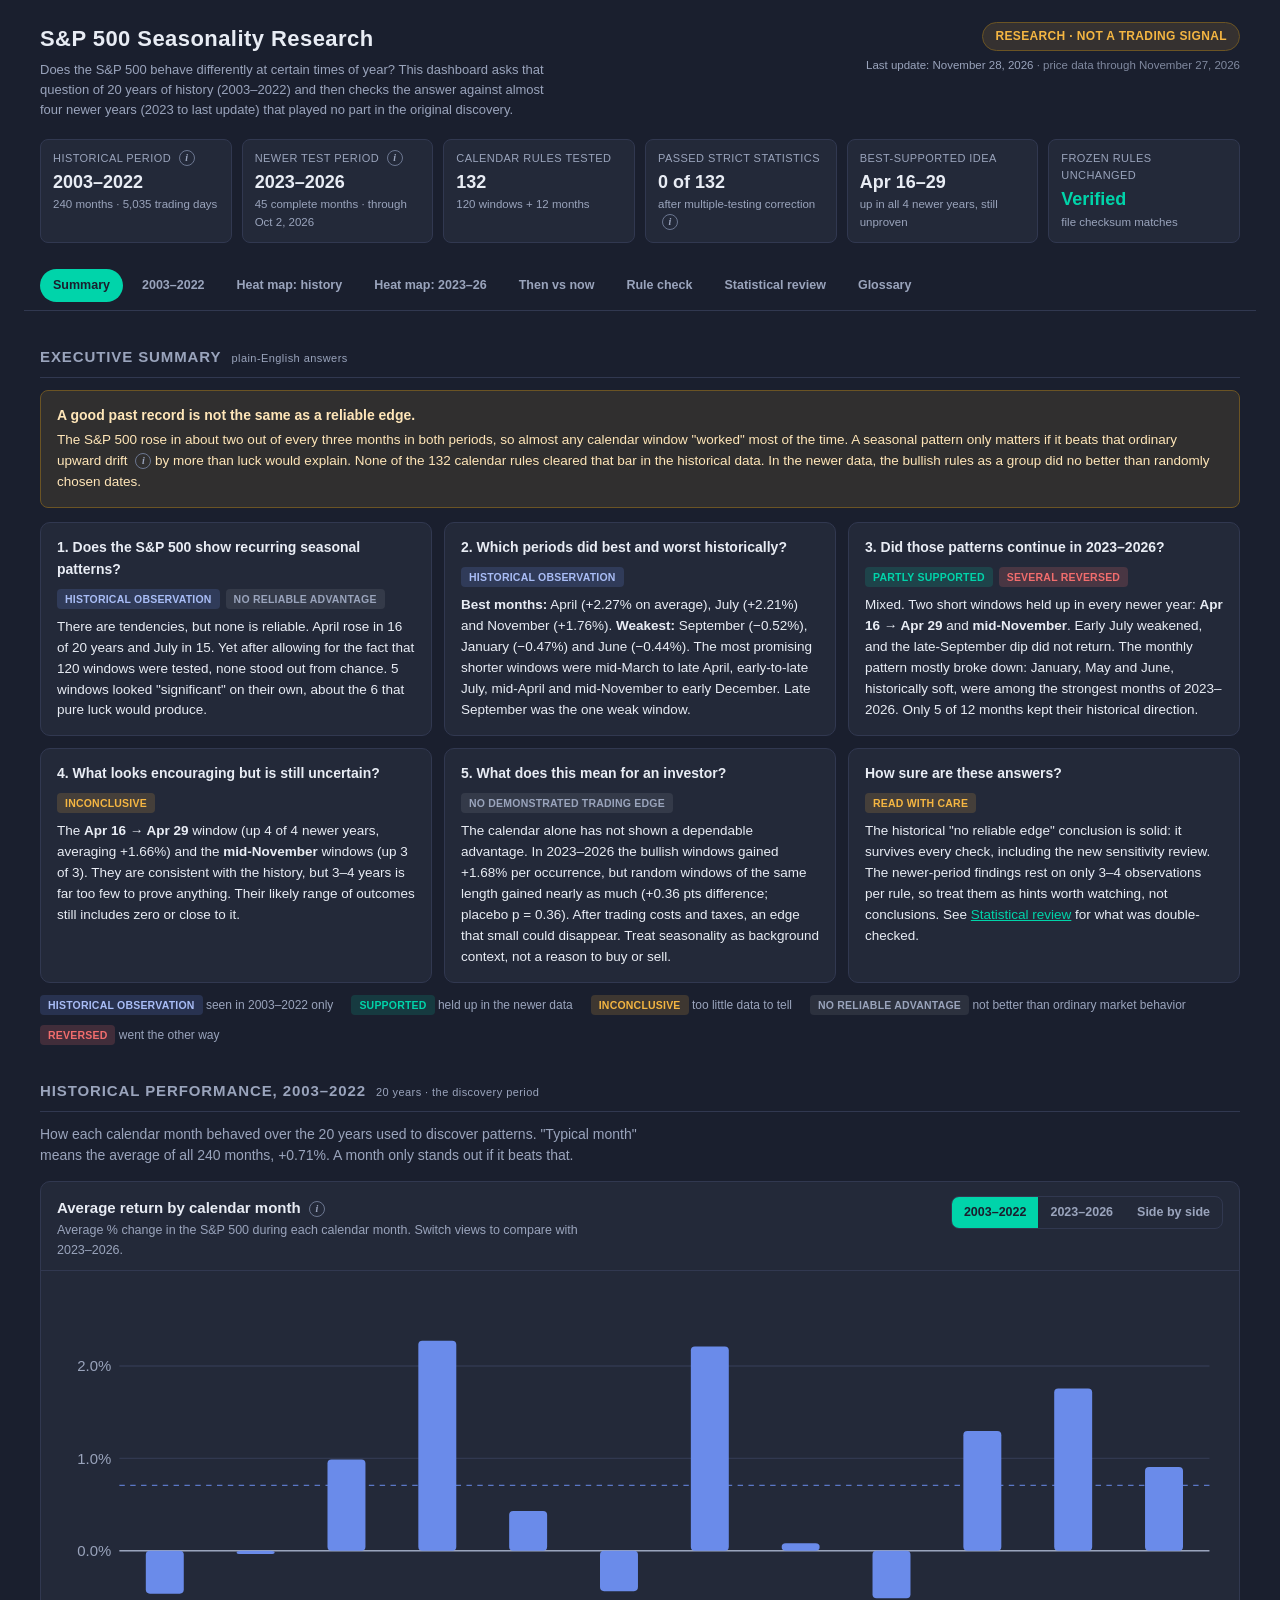
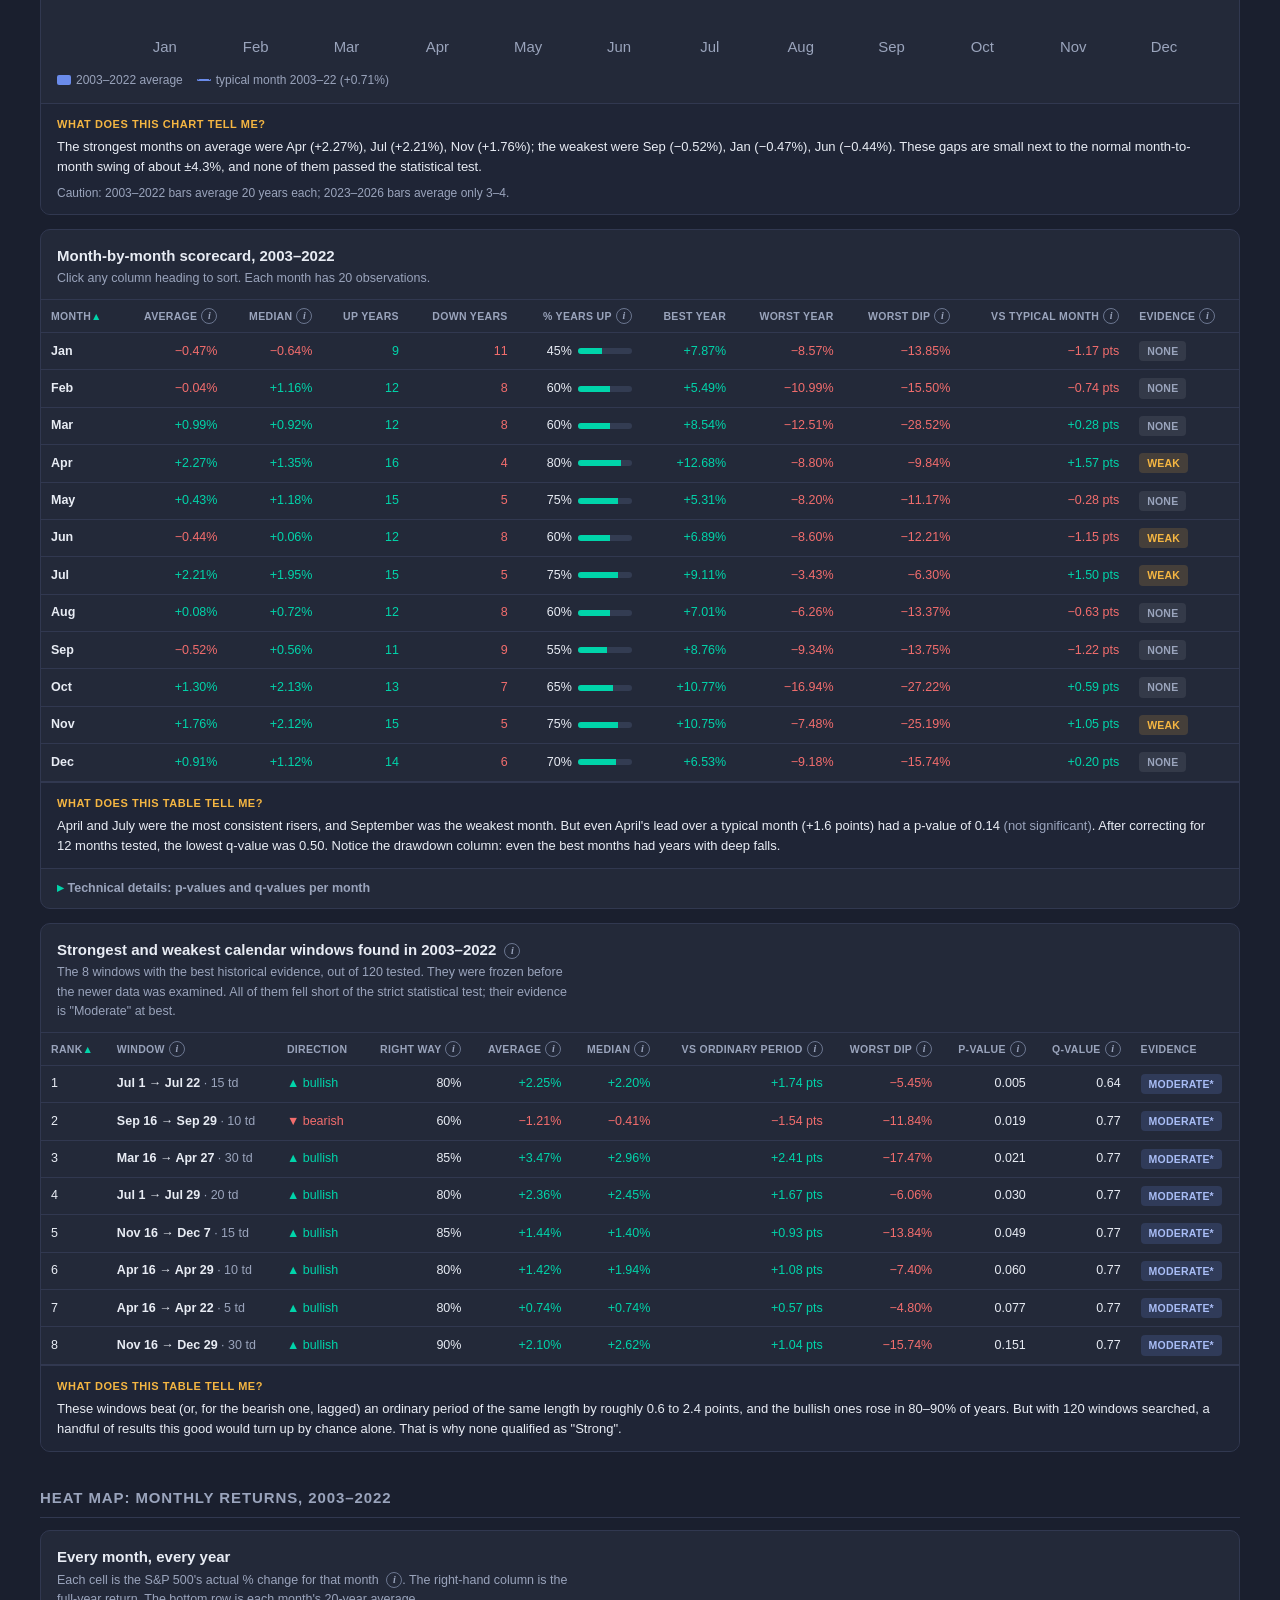
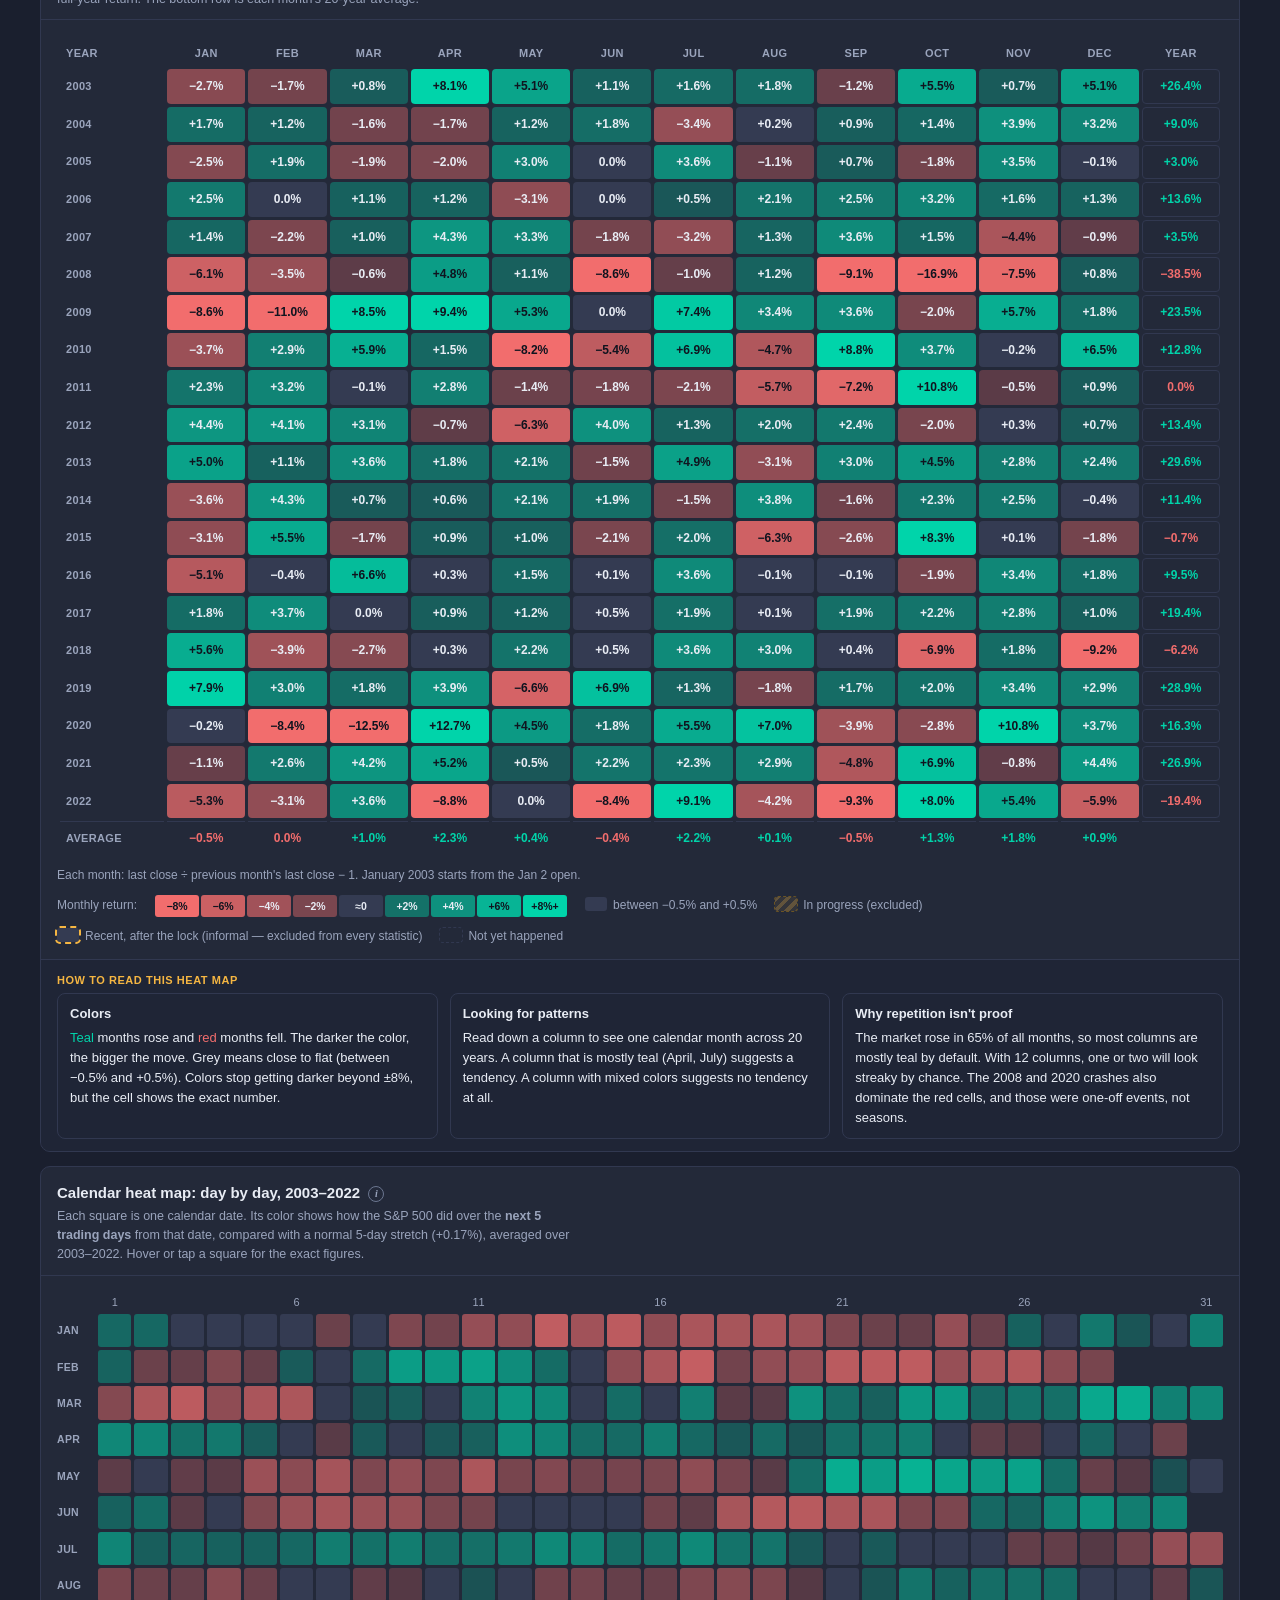
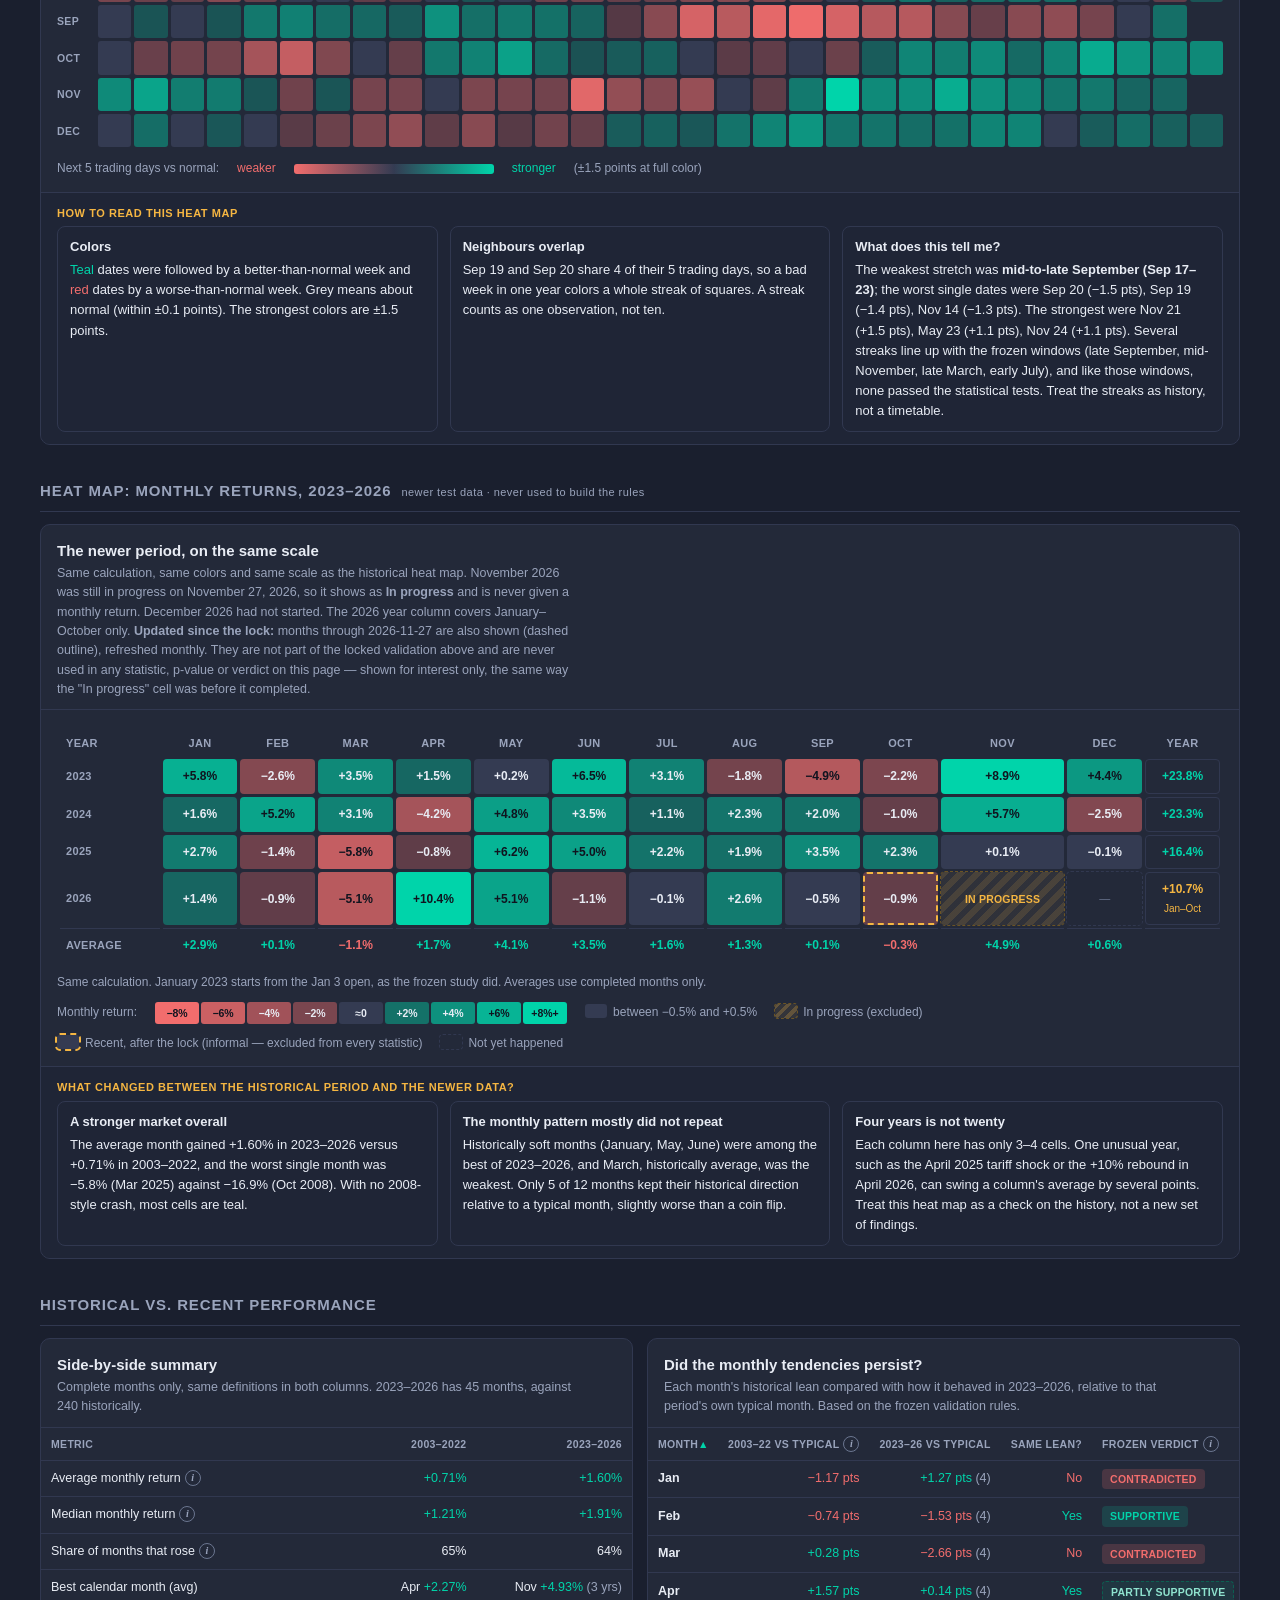
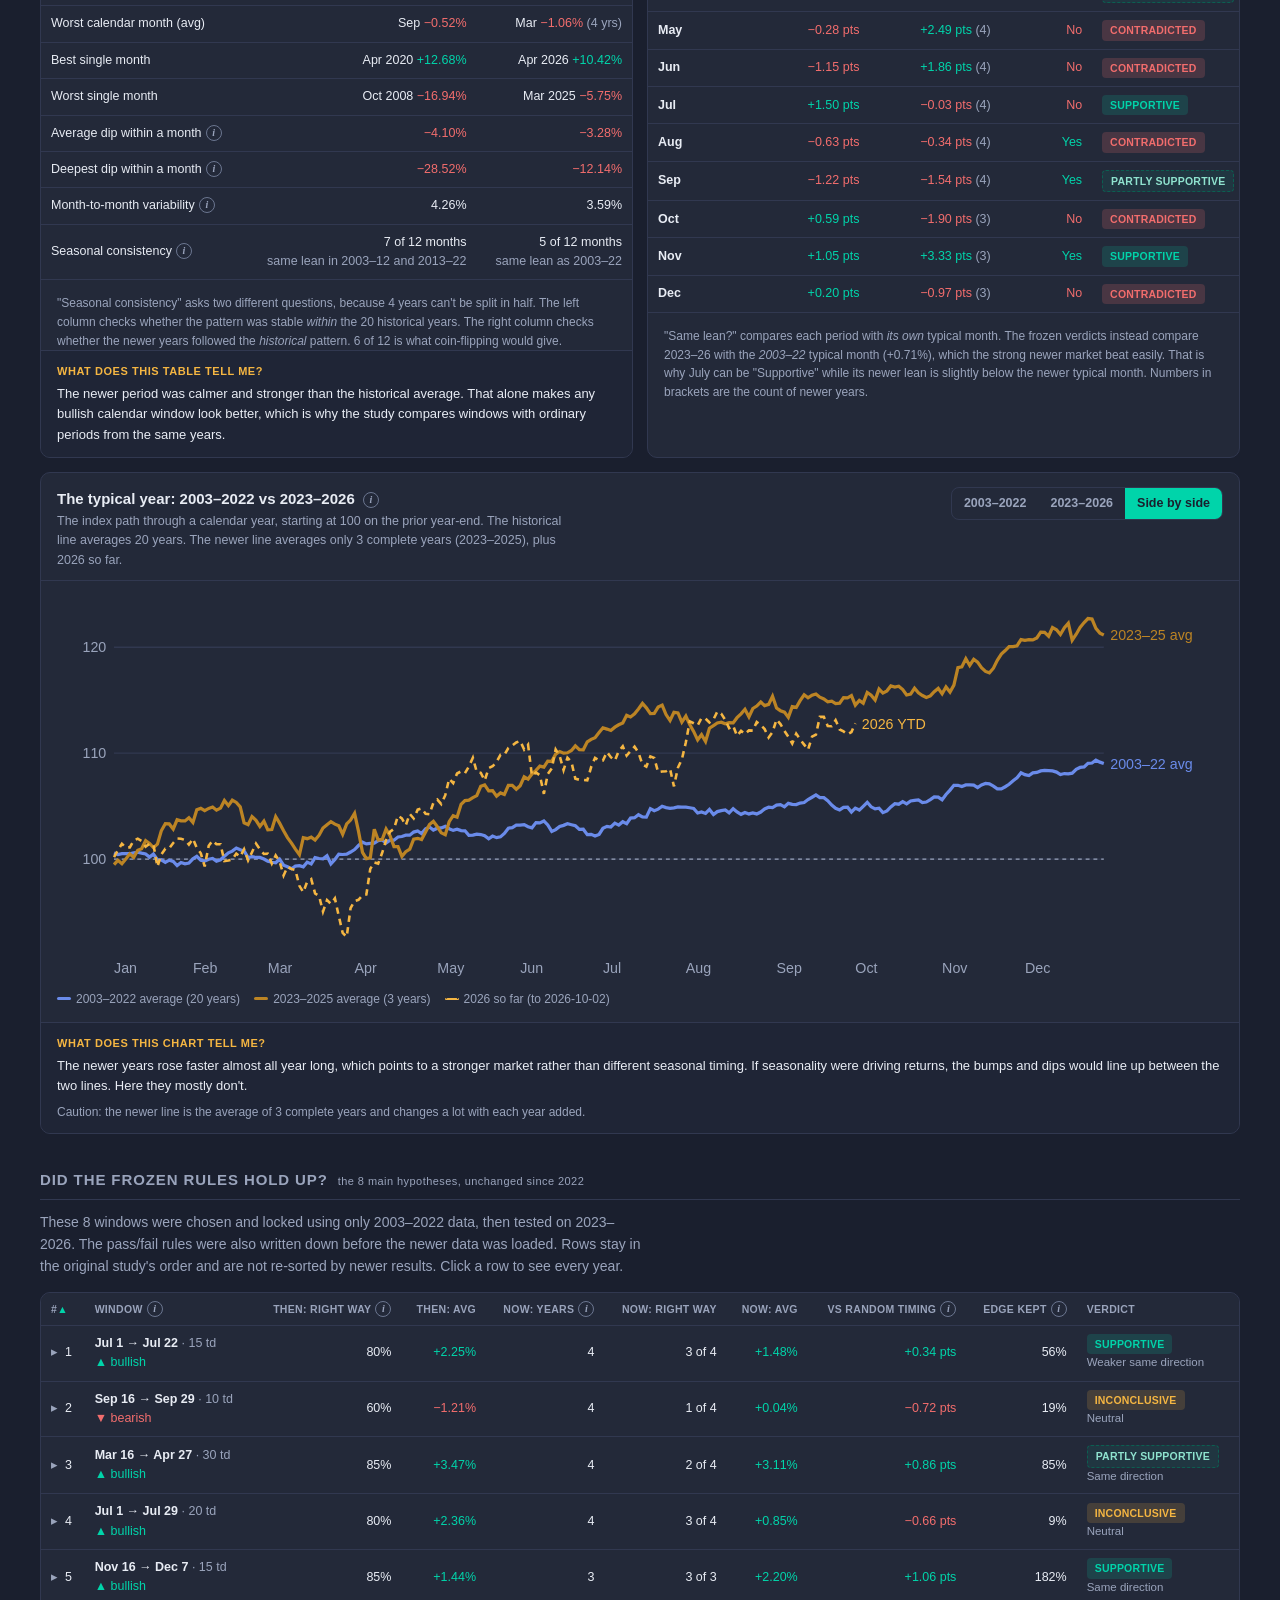
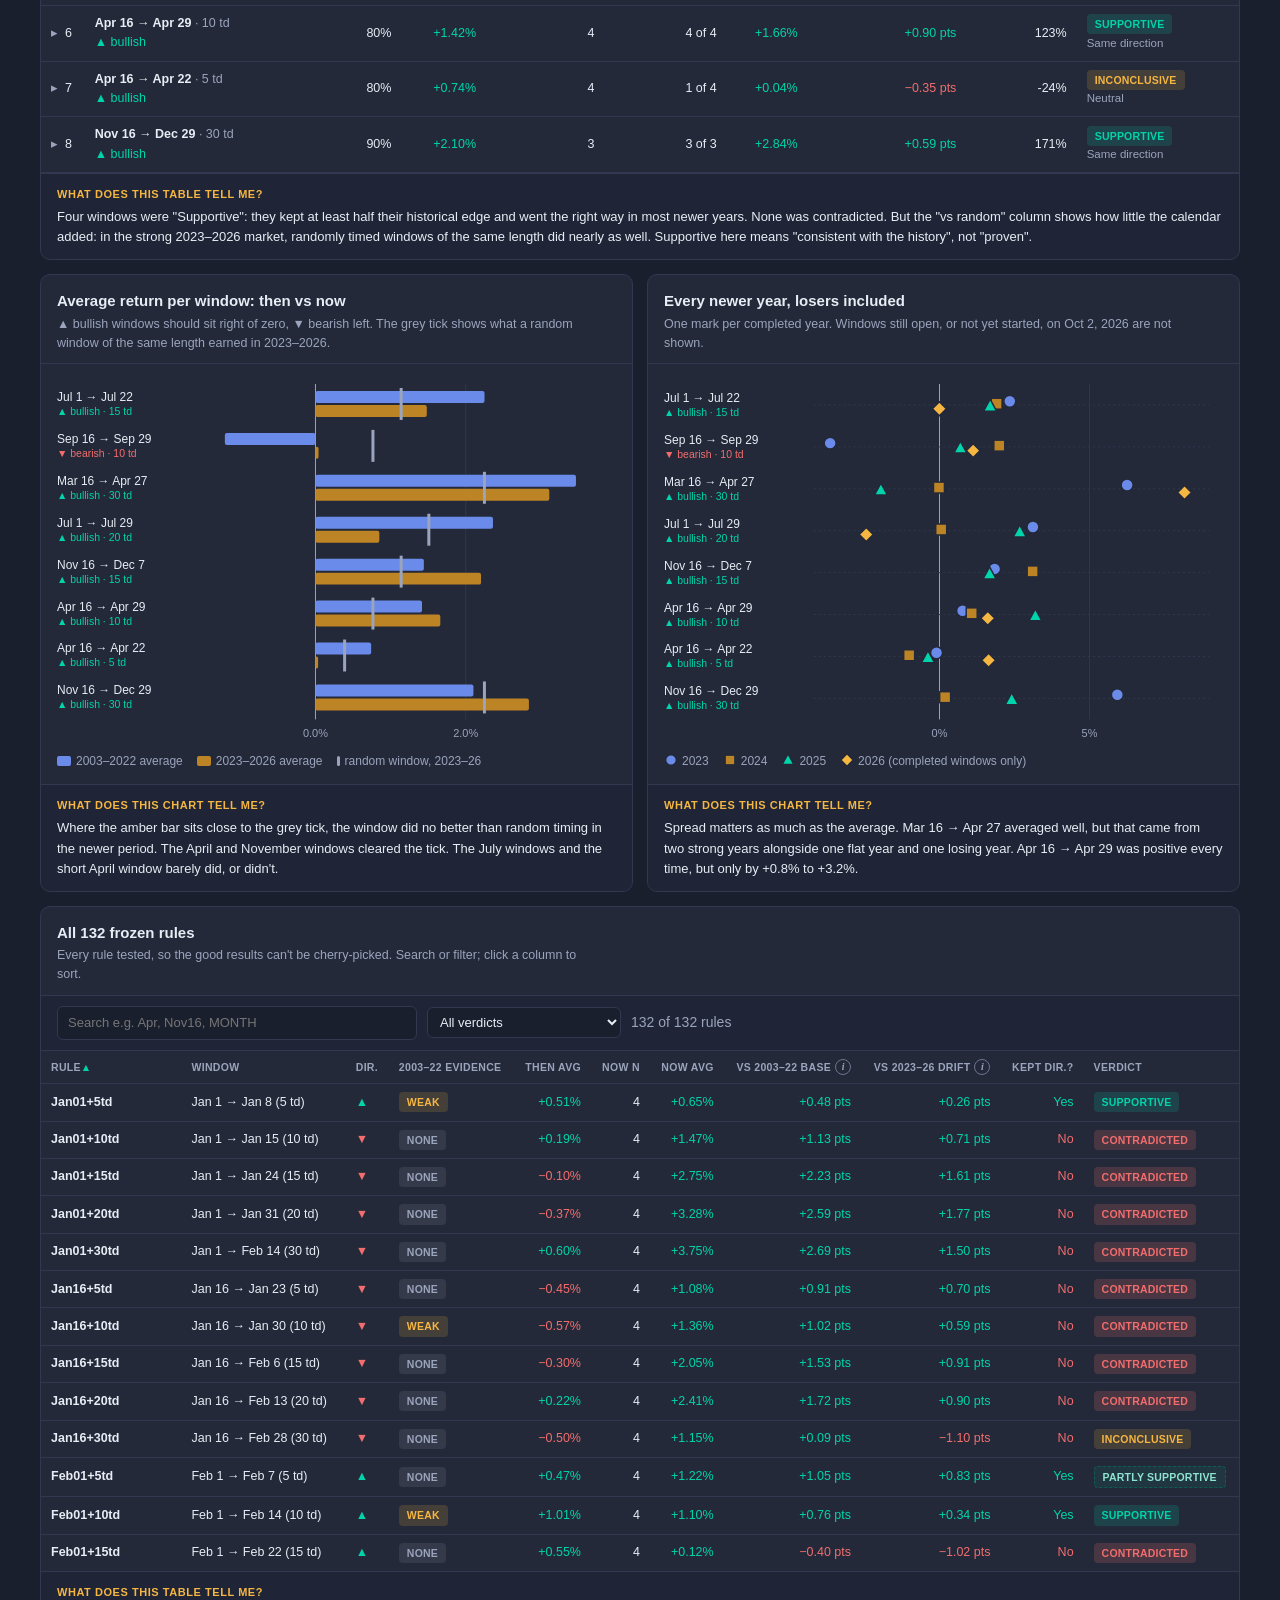
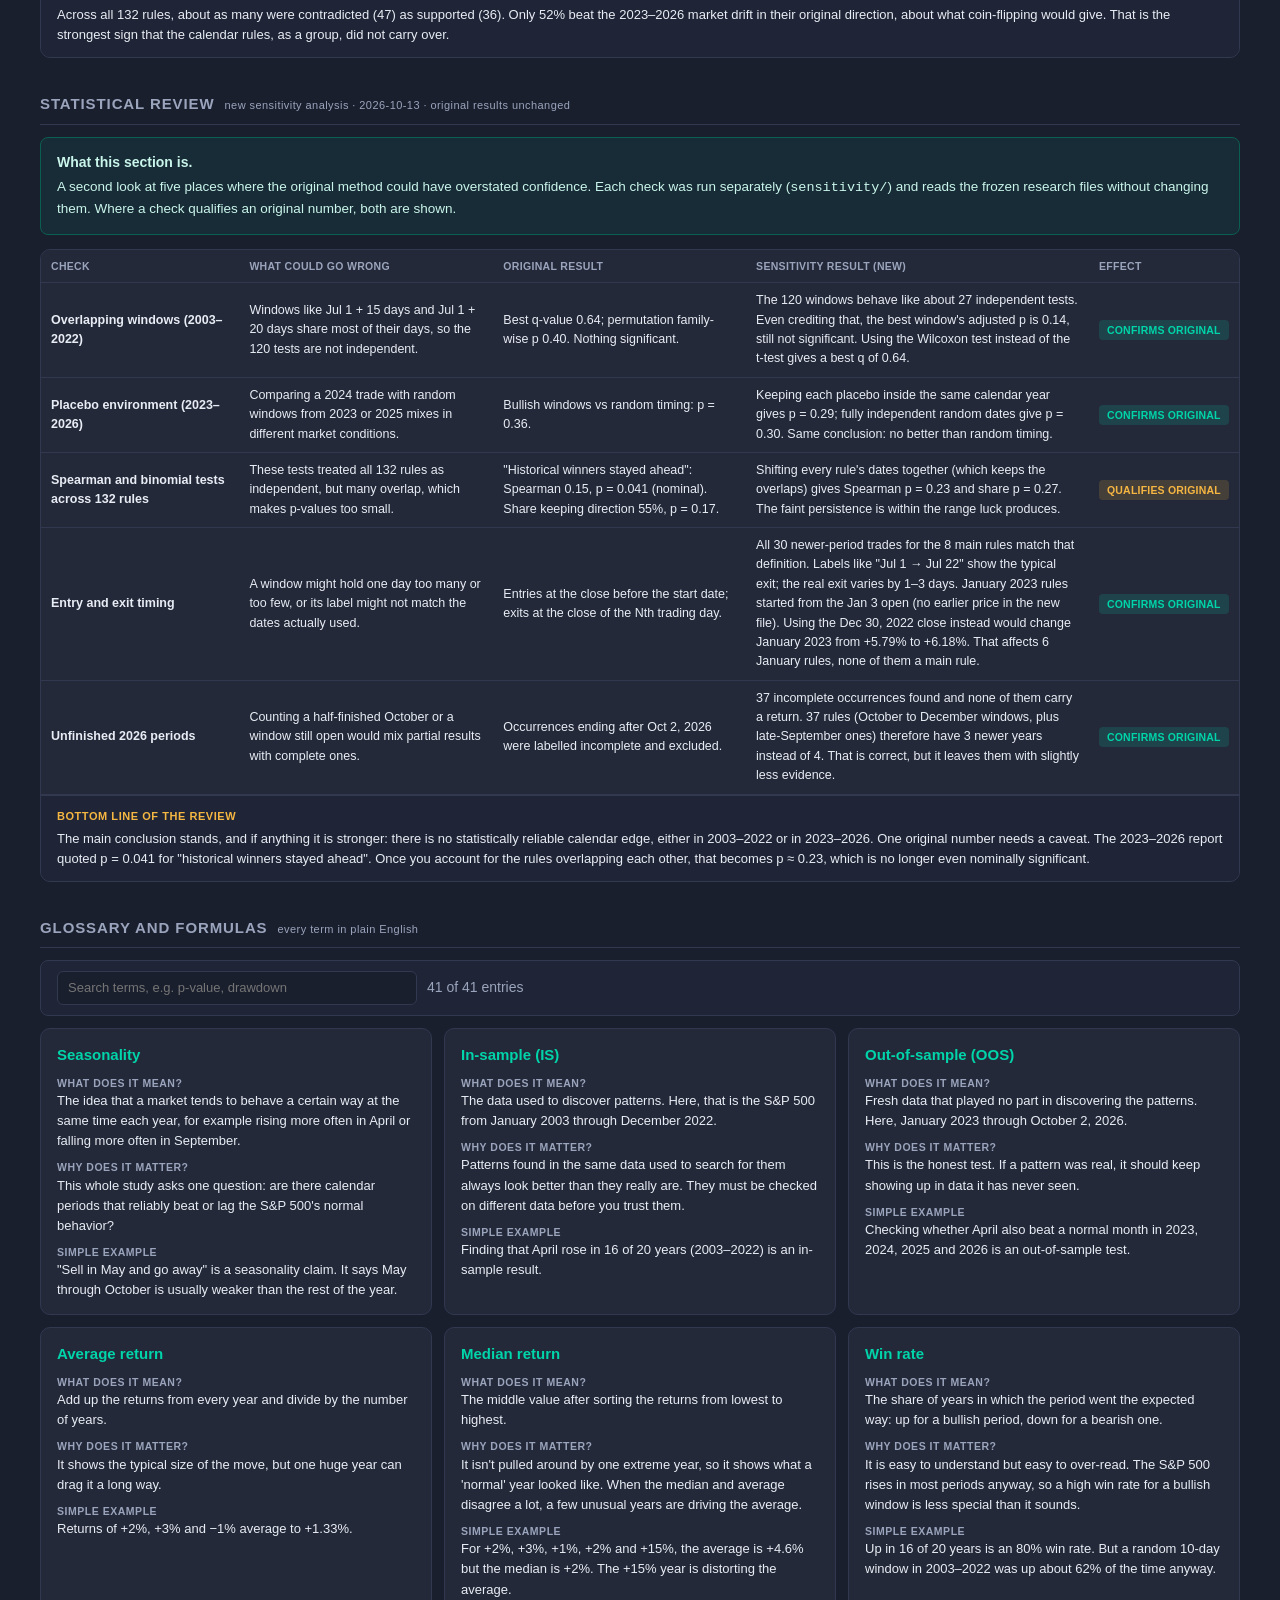
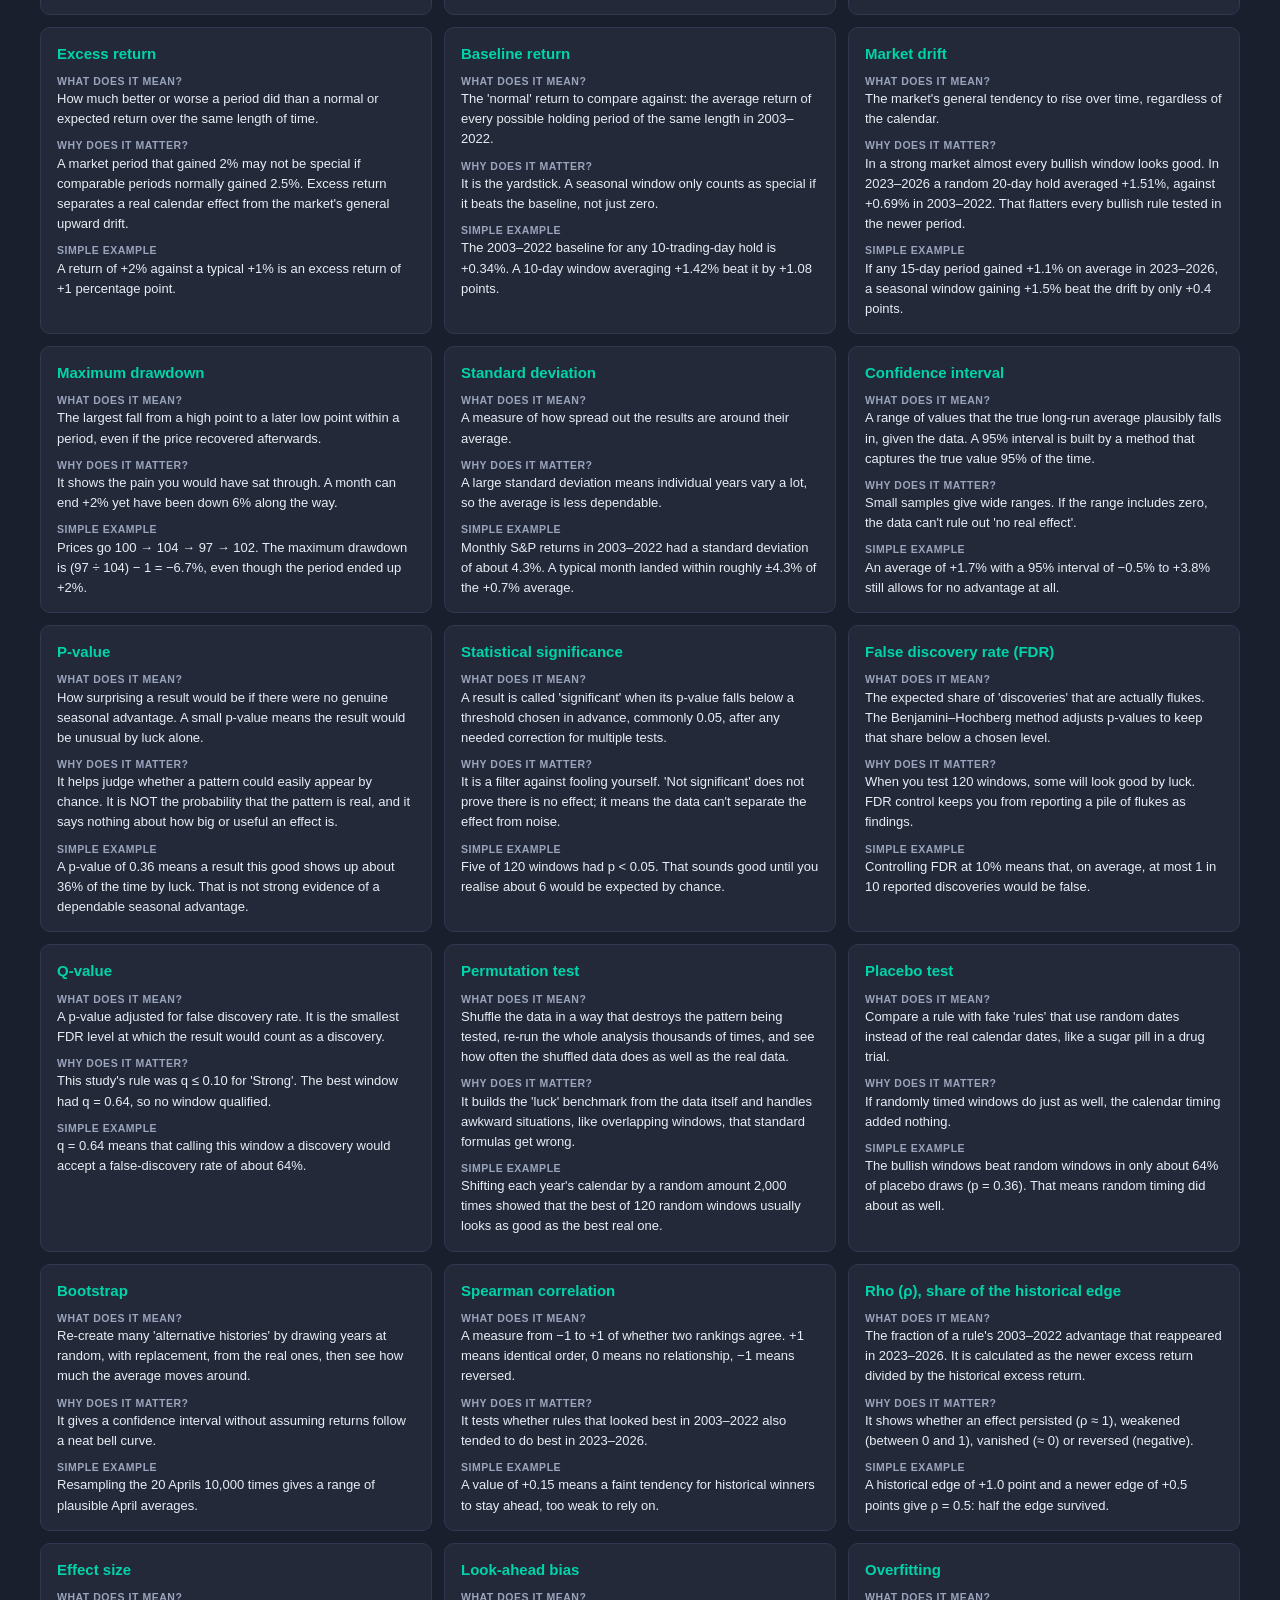
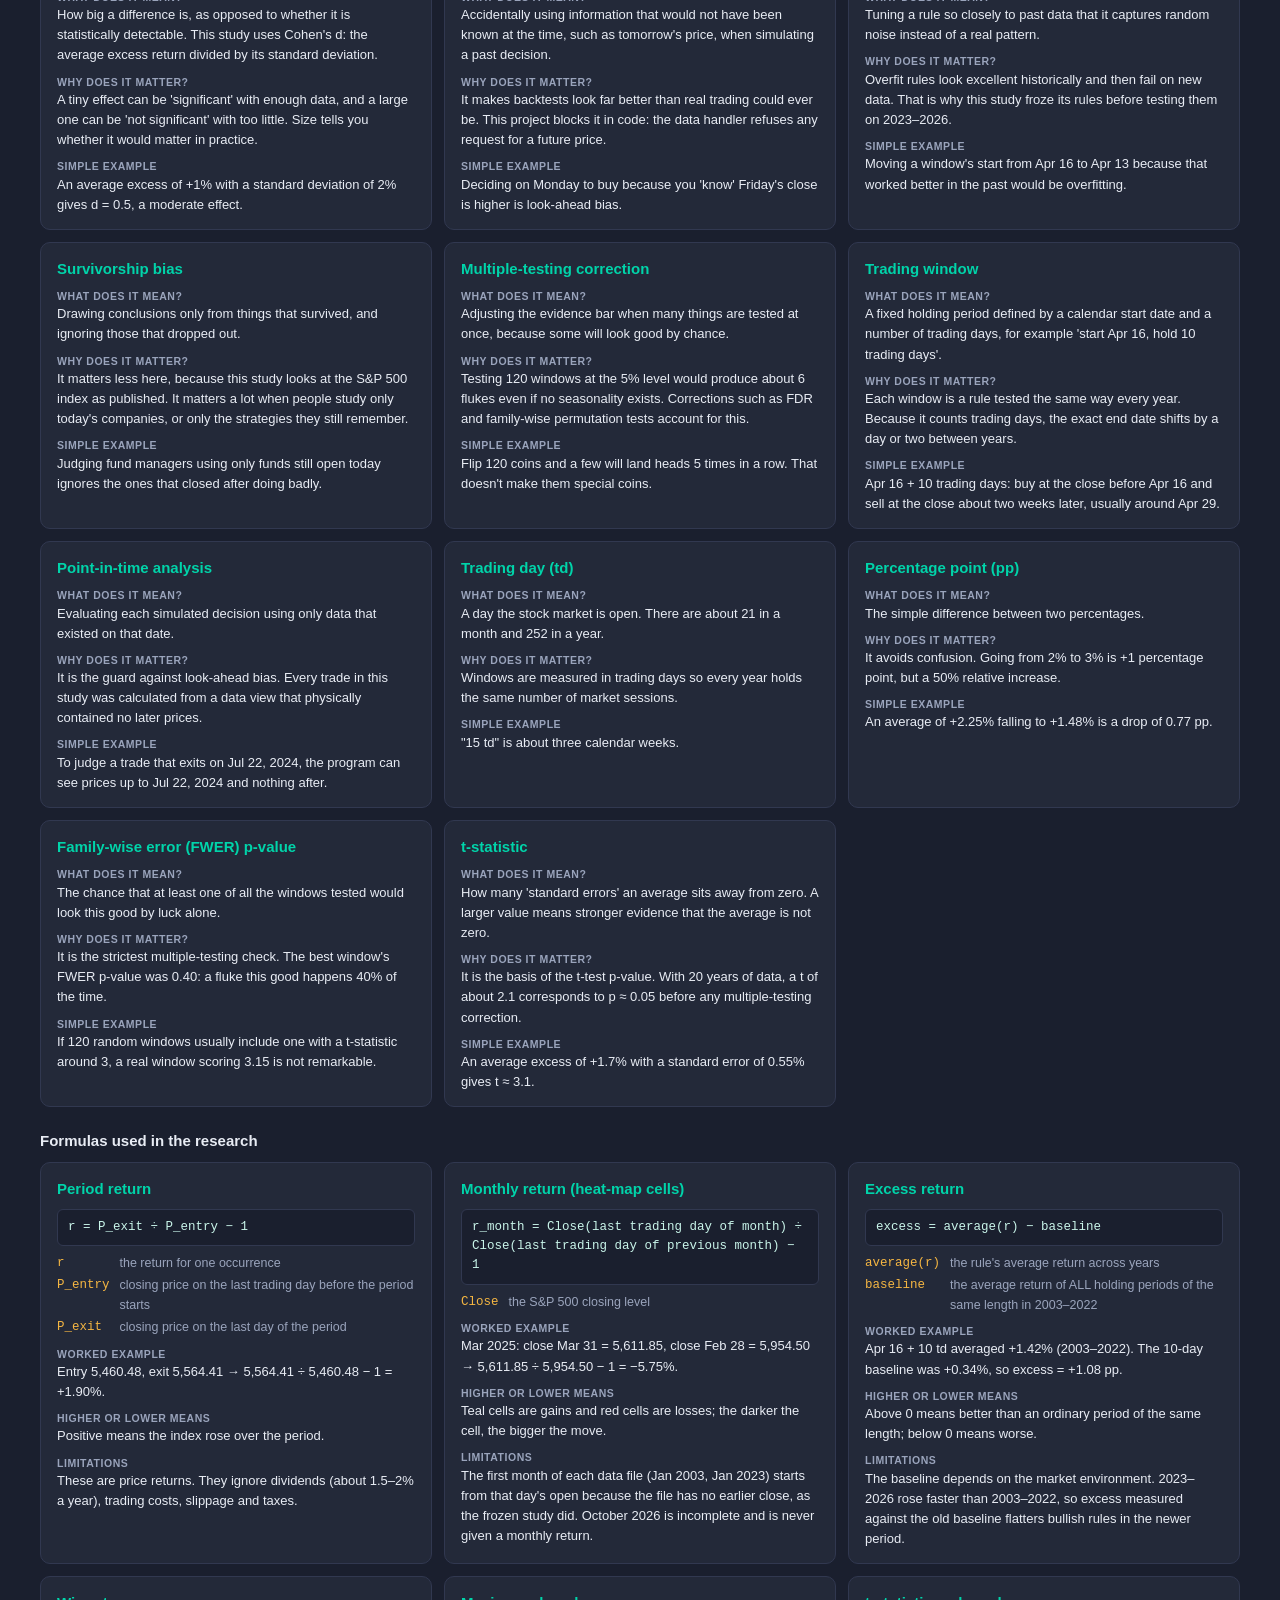
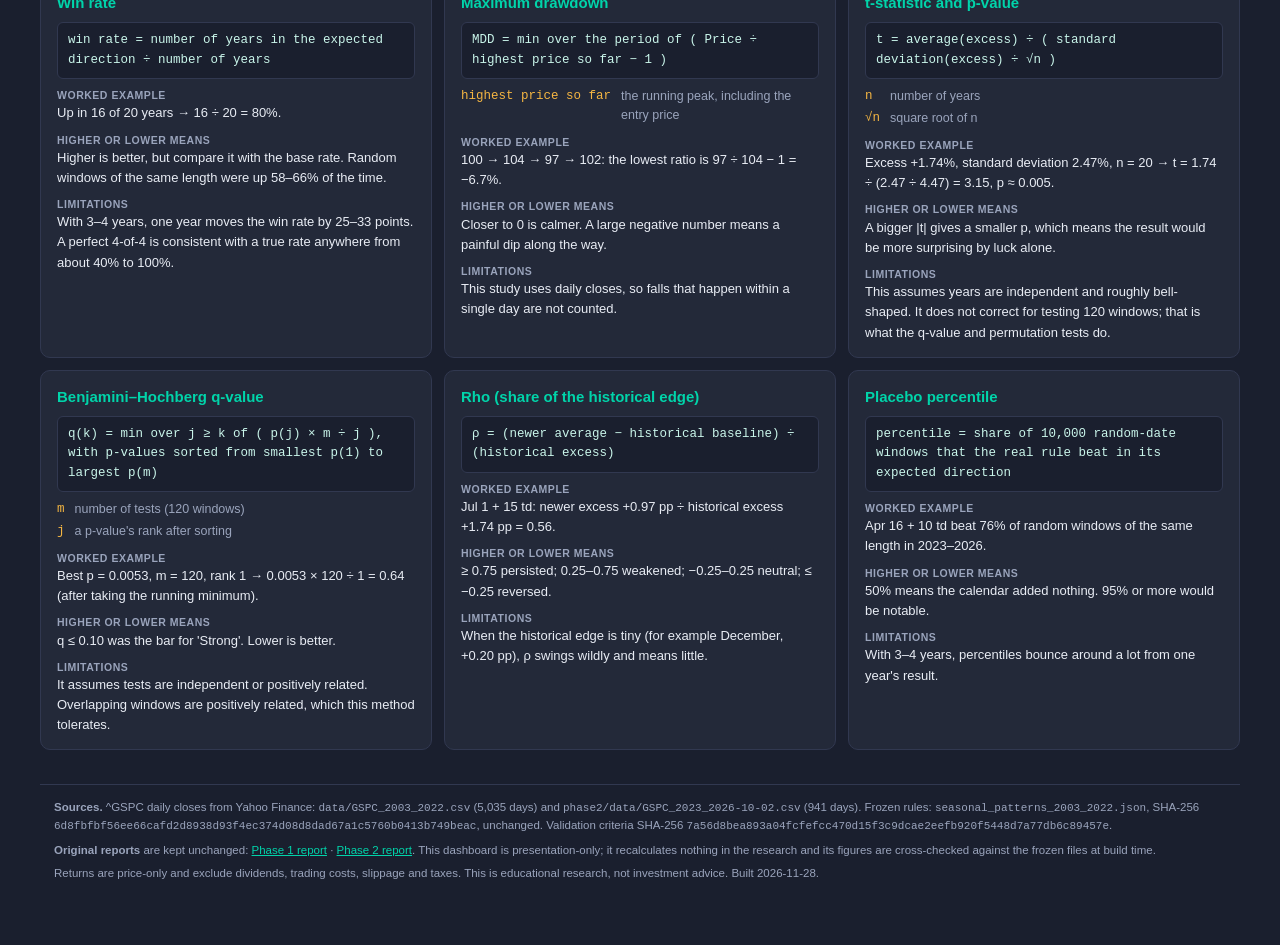
<file: dashboard/index.html>
<!doctype html>
<html lang="en">
<head>
<meta charset="utf-8">
<meta name="viewport" content="width=device-width, initial-scale=1, viewport-fit=cover">
<title>S&amp;P 500 Seasonality Dashboard</title>
<style>/* S&P 500 Seasonality dashboard — styled to match bpieratt/seasonal-screener.
   Base colours come from dashboard/config.yaml (injected at build time, like the
   screener's settings.yaml `dashboard.colors`); everything else derives from them. */
:root {
  --bg: #1A1F2E;
  --bg-panel: #232939;
  --bg-panel-alt: #1F2536;
  --border: #313850;
  --text: #E8ECF4;
  --text-dim: #9AA4BC;
  --accent: #00D4AA;
  --accent-dim: #0B5F51;
  --highlight: #F5B642;
  --fail: #F26D6D;
  --neutral: #6B7690;
  --series-hist: #6A8BEA;   /* validated vs panel: CVD dE 26.7, contrast >= 3:1 */
  --series-recent: #BC8424; /* darker step of the highlight amber for chart marks */
  --heat-zero: #343B52;
  color-scheme: dark;
}
* { box-sizing: border-box; }
html { scroll-behavior: smooth; scroll-padding-top: 64px; }
@media (prefers-reduced-motion: reduce) { html { scroll-behavior: auto; } * { transition: none !important; } }
body {
  margin: 0; background: var(--bg); color: var(--text);
  font-family: -apple-system, BlinkMacSystemFont, "Segoe UI", Roboto, Helvetica, Arial, sans-serif;
  font-size: 14px; line-height: 1.55; padding-inline: 16px; padding-block: 0 48px;
}
a { color: var(--accent); }
:focus-visible { outline: 2px solid var(--highlight); outline-offset: 2px; border-radius: 3px; }
.wrap { max-width: 1200px; margin: 0 auto; }
.num, td, .value { font-variant-numeric: tabular-nums; }
.pos { color: var(--accent); } .neg { color: var(--fail); } .dim { color: var(--text-dim); }

/* header (screener .header / .status-pill / .run-meta) */
.header { display: flex; flex-wrap: wrap; justify-content: space-between; align-items: flex-start; gap: 16px; padding-top: 22px; margin-bottom: 18px; }
.header h1 { margin: 0 0 4px 0; font-size: 22px; letter-spacing: 0.02em; text-wrap: balance; }
.header .subtitle { color: var(--text-dim); font-size: 13px; max-width: 70ch; }
.status-pill { display: inline-block; padding: 4px 12px; border-radius: 999px; font-weight: 600; font-size: 12px; letter-spacing: 0.03em; text-transform: uppercase; border: 1px solid; white-space: nowrap; }
.pill-research { background: rgba(245,182,66,0.12); color: var(--highlight); border-color: #6b5424; }
.header-right { display: flex; flex-direction: column; align-items: flex-end; gap: 6px; }
.last-updated { font-size: 11.5px; color: var(--text-dim); white-space: nowrap; }
.last-updated .dim { opacity: 0.8; }
.run-meta { display: grid; grid-template-columns: repeat(auto-fit, minmax(150px, 1fr)); gap: 10px; margin-bottom: 18px; }
.meta-card { background: var(--bg-panel); border: 1px solid var(--border); border-radius: 8px; padding: 10px 12px; min-width: 0; }
.meta-card .label { color: var(--text-dim); font-size: 11px; text-transform: uppercase; letter-spacing: 0.04em; }
.meta-card .value { font-size: 18px; font-weight: 600; margin-top: 2px; }
.meta-card .sub { color: var(--text-dim); font-size: 11.5px; }

/* sticky section nav */
nav.tabs { position: sticky; top: env(safe-area-inset-top, 0px); z-index: 20; background: var(--bg); border-bottom: 1px solid var(--border); margin: 0 -16px 8px; padding: 8px 16px; display: flex; gap: 6px; overflow-x: auto; scrollbar-width: thin; }
nav.tabs a { flex: none; color: var(--text-dim); text-decoration: none; font-size: 12.5px; font-weight: 600; padding: 6px 12px; border-radius: 999px; border: 1px solid transparent; white-space: nowrap; }
nav.tabs a:hover { color: var(--text); border-color: var(--border); }
nav.tabs a.active { color: var(--bg); background: var(--accent); }

h2.section-title { font-size: 15px; text-transform: uppercase; letter-spacing: 0.06em; color: var(--text-dim); margin: 34px 0 12px 0; border-bottom: 1px solid var(--border); padding-bottom: 8px; display: flex; align-items: baseline; gap: 10px; flex-wrap: wrap; }
h2.section-title .tag { font-size: 11px; letter-spacing: 0.04em; color: var(--text-dim); font-weight: 400; text-transform: none; }
h3 { font-size: 15px; margin: 0; text-wrap: balance; }
p { margin: 0; }
.lead { color: var(--text-dim); max-width: 78ch; margin-bottom: 14px; }
.stack { display: flex; flex-direction: column; gap: 14px; }
.grid2 { display: grid; grid-template-columns: repeat(auto-fit, minmax(min(100%, 460px), 1fr)); gap: 14px; }
.grid3 { display: grid; grid-template-columns: repeat(auto-fit, minmax(min(100%, 300px), 1fr)); gap: 12px; }

/* banners (screener .banner) */
.banner { border-radius: 8px; padding: 14px 16px; border: 1px solid; font-size: 13.5px; }
.banner.warn { background: rgba(245,182,66,0.10); border-color: #6b5424; color: #ffe6b8; }
.banner.info { background: rgba(0,212,170,0.07); border-color: var(--accent-dim); color: #c9f5ea; }
.banner strong { display: block; margin-bottom: 4px; font-size: 14px; color: inherit; }

/* panels & cards */
.panel { background: var(--bg-panel); border: 1px solid var(--border); border-radius: 10px; overflow: hidden; min-width: 0; }
.panel-h { padding: 14px 16px 10px; border-bottom: 1px solid var(--border); display: flex; flex-wrap: wrap; justify-content: space-between; gap: 10px; align-items: flex-start; }
.panel-h .desc { color: var(--text-dim); font-size: 12.5px; margin-top: 2px; max-width: 75ch; }
.panel-b { padding: 14px 16px; position: relative; }
.qa-card { background: var(--bg-panel); border: 1px solid var(--border); border-radius: 10px; padding: 14px 16px; display: flex; flex-direction: column; gap: 8px; min-width: 0; }
.qa-card .q { font-weight: 700; font-size: 14px; }
.qa-card .a { color: var(--text); font-size: 13.5px; }
.qa-card .badges { display: flex; flex-wrap: wrap; gap: 6px; }
.tell { background: var(--bg-panel-alt); border-top: 1px solid var(--border); padding: 12px 16px; font-size: 13px; }
.tell .t { font-size: 11px; text-transform: uppercase; letter-spacing: 0.05em; color: var(--highlight); font-weight: 700; margin-bottom: 4px; }
.caution { color: var(--text-dim); font-size: 12px; margin-top: 6px; }

/* evidence badges (screener .badge) */
.badge { display: inline-block; padding: 2px 8px; border-radius: 4px; font-size: 10.5px; font-weight: 700; letter-spacing: 0.02em; white-space: nowrap; text-transform: uppercase; }
.ev-hist { background: rgba(106,139,234,0.18); color: #a9bdf6; }
.ev-supp { background: rgba(0,212,170,0.15); color: var(--accent); }
.ev-part { background: rgba(0,212,170,0.08); color: #8fe3cf; border: 1px dashed var(--accent-dim); }
.ev-inc  { background: rgba(245,182,66,0.16); color: var(--highlight); }
.ev-none { background: rgba(255,255,255,0.08); color: var(--text-dim); }
.ev-contra { background: rgba(242,109,109,0.18); color: var(--fail); }
.ev-new { background: rgba(245,182,66,0.16); color: var(--highlight); }

/* toggles */
.seg { display: inline-flex; border: 1px solid var(--border); border-radius: 8px; overflow: hidden; flex-wrap: wrap; }
.seg button { background: transparent; color: var(--text-dim); border: 0; padding: 6px 12px; font: inherit; font-size: 12.5px; font-weight: 600; cursor: pointer; }
.seg button[aria-pressed="true"] { background: var(--accent); color: var(--bg); }
.seg button:not([aria-pressed="true"]):hover { color: var(--text); background: rgba(255,255,255,0.04); }

/* tables (screener table.candidates) */
.tw { overflow-x: auto; }
table.data { width: 100%; border-collapse: collapse; font-size: 12.5px; }
table.data th, table.data td { padding: 8px 10px; text-align: right; white-space: nowrap; border-bottom: 1px solid var(--border); }
table.data th:first-child, table.data td:first-child, table.data .l { text-align: left; }
table.data thead th { color: var(--text-dim); font-weight: 600; text-transform: uppercase; font-size: 10.5px; letter-spacing: 0.03em; background: var(--bg-panel); position: sticky; top: 0; vertical-align: bottom; }
table.data thead th.sortable { cursor: pointer; user-select: none; }
table.data thead th.sortable:hover { color: var(--accent); }
table.data thead th .arrow { display: inline-block; width: 10px; color: var(--accent); }
table.data tbody tr:hover { background: rgba(255,255,255,0.03); }
table.data td.wrap { white-space: normal; min-width: 180px; }
#tbl-compare td { white-space: normal; }
#tbl-compare td:first-child { min-width: 150px; }
table.data tr.detail td { background: var(--bg-panel-alt); text-align: left; white-space: normal; }
tr.expandable { cursor: pointer; }
.disclosure { display: inline-block; width: 14px; color: var(--text-dim); }
.bar-track { display: inline-block; width: 54px; height: 6px; border-radius: 3px; background: #333c52; overflow: hidden; vertical-align: middle; margin-left: 6px; }
.bar-fill { display: block; height: 100%; background: var(--accent); }
.na { color: var(--neutral); font-style: italic; }
.toolbar { display: flex; flex-wrap: wrap; gap: 10px; padding: 10px 16px; background: var(--bg-panel-alt); border-bottom: 1px solid var(--border); align-items: center; }
.toolbar input[type=search] { background: var(--bg); border: 1px solid var(--border); color: var(--text); border-radius: 6px; padding: 6px 10px; font: inherit; font-size: 13px; min-width: 0; flex: 1 1 200px; max-width: 360px; }
.toolbar select { background: var(--bg); border: 1px solid var(--border); color: var(--text); border-radius: 6px; padding: 6px 8px; font: inherit; font-size: 13px; }

details.tech { border-top: 1px solid var(--border); }
details.tech > summary { cursor: pointer; padding: 10px 16px; color: var(--text-dim); font-size: 12.5px; font-weight: 600; list-style: none; }
details.tech > summary::before { content: "▸ "; color: var(--accent); }
details.tech[open] > summary::before { content: "▾ "; }
details.tech > .inner { padding: 0 16px 14px; }

/* heat maps */
.heat-wrap { overflow-x: auto; padding: 4px 0 2px; }
table.heat { border-collapse: separate; border-spacing: 3px; width: 100%; min-width: 760px; font-size: 12px; }
table.heat th { color: var(--text-dim); font-weight: 600; font-size: 11px; text-transform: uppercase; letter-spacing: 0.03em; padding: 4px 2px; text-align: center; }
table.heat th.rowh { text-align: left; padding-left: 6px; position: sticky; left: 0; background: var(--bg-panel); z-index: 1; }
table.heat td { text-align: center; padding: 7px 2px; border-radius: 4px; font-weight: 600; min-width: 48px; cursor: default; }
table.heat td.year { background: transparent; border: 1px solid var(--border); font-weight: 700; }
table.heat tr.avg td { background: transparent; border-top: 1px solid var(--border); font-weight: 700; border-radius: 0; }
table.heat tr.avg th { border-top: 1px solid var(--border); }
table.heat td.partial { background: repeating-linear-gradient(135deg, rgba(245,182,66,0.18) 0 6px, rgba(245,182,66,0.06) 6px 12px); color: var(--highlight); font-size: 10.5px; text-transform: uppercase; letter-spacing: 0.02em; outline: 1px dashed #6b5424; }
table.heat td.future { background: transparent; color: var(--neutral); font-weight: 400; font-size: 11px; outline: 1px dashed var(--border); }
table.heat td.recent { outline: 2px dashed var(--highlight); outline-offset: -2px; }
.legend-row { display: flex; flex-wrap: wrap; gap: 10px 18px; align-items: center; font-size: 12px; color: var(--text-dim); margin-top: 10px; }
.legend-scale { display: inline-flex; flex-wrap: wrap; gap: 2px; align-items: center; }
.legend-scale span { display: inline-block; min-width: 44px; padding: 3px 4px; border-radius: 3px; text-align: center; font-size: 10.5px; font-weight: 700; }
.swatch { display: inline-block; width: 22px; height: 14px; border-radius: 3px; vertical-align: -2px; margin-right: 6px; }
.howto { display: grid; grid-template-columns: repeat(auto-fit, minmax(min(100%, 280px), 1fr)); gap: 12px; }
.howto div { background: var(--bg-panel-alt); border: 1px solid var(--border); border-radius: 8px; padding: 10px 12px; font-size: 13px; }
.howto b { display: block; margin-bottom: 3px; }

/* day-by-day calendar heat map */
.cal-grid { display: grid; grid-template-columns: 38px repeat(31, minmax(15px, 1fr)); gap: 3px; min-width: 640px; font-size: 11px; color: var(--text-dim); }
.cal-grid .dl { text-align: center; font-variant-numeric: tabular-nums; }
.cal-grid .ml { display: flex; align-items: center; font-weight: 600; text-transform: uppercase; font-size: 10.5px; letter-spacing: .03em; }
.cal-grid .c { aspect-ratio: 1; border-radius: 3px; }
.cal-grid .c[data-t]:hover, .cal-grid .c[data-t]:focus-visible { outline: 2px solid var(--highlight); outline-offset: 0; }
.cal-grid .c.none { background: transparent; }
.grad { display: inline-block; width: 200px; max-width: 50vw; height: 10px; border-radius: 3px; vertical-align: middle; }

/* charts */
.chart { position: relative; }
.chart svg { display: block; width: 100%; height: auto; overflow: visible; }
.chart-legend { display: flex; flex-wrap: wrap; gap: 14px; font-size: 12px; color: var(--text-dim); margin-top: 6px; }
.chart-legend i { display: inline-block; width: 14px; height: 10px; border-radius: 2px; margin-right: 5px; vertical-align: -1px; }
.chart-legend i.line { height: 3px; vertical-align: 3px; }
.chart-legend i.dash { height: 0; border-top: 2px dashed; vertical-align: 3px; background: none !important; }
.tip { position: absolute; z-index: 30; pointer-events: none; background: #0f1320; color: var(--text); border: 1px solid var(--border); font-size: 12px; line-height: 1.45; padding: 7px 10px; border-radius: 6px; white-space: nowrap; box-shadow: 0 4px 16px rgba(0,0,0,.35); }

/* info tooltips */
button.info { display: inline-flex; align-items: center; justify-content: center; width: 16px; height: 16px; margin-left: 4px; border-radius: 50%; border: 1px solid var(--neutral); background: transparent; color: var(--text-dim); font: 700 10px/1 Georgia, serif; font-style: italic; cursor: help; padding: 0; vertical-align: 1px; flex: none; text-transform: none; letter-spacing: 0; }
button.info:hover, button.info[aria-expanded="true"] { border-color: var(--accent); color: var(--accent); }
.pop { position: absolute; z-index: 50; width: min(340px, calc(100vw - 32px)); background: #0f1320; border: 1px solid var(--accent-dim); border-radius: 8px; padding: 12px 14px; box-shadow: 0 8px 28px rgba(0,0,0,.45); font-size: 13px; color: var(--text); text-transform: none; letter-spacing: 0; font-weight: 400; text-align: left; white-space: normal; }
.pop .pt { font-weight: 700; margin-bottom: 4px; color: var(--accent); }
.pop .pw { color: var(--text-dim); margin-top: 6px; font-size: 12.5px; }
.pop a { display: inline-block; margin-top: 8px; font-size: 12px; }

/* glossary */
.gl-grid { display: grid; grid-template-columns: repeat(auto-fit, minmax(min(100%, 340px), 1fr)); gap: 12px; }
.gl { background: var(--bg-panel); border: 1px solid var(--border); border-radius: 10px; padding: 14px 16px; display: flex; flex-direction: column; gap: 8px; min-width: 0; scroll-margin-top: 70px; }
.gl:target { border-color: var(--accent); box-shadow: 0 0 0 1px var(--accent-dim); }
.gl h3 { color: var(--accent); }
.gl .k { font-size: 10.5px; text-transform: uppercase; letter-spacing: 0.05em; color: var(--text-dim); font-weight: 700; }
.gl p { font-size: 13px; }
.formula { font-family: ui-monospace, SFMono-Regular, Menlo, Consolas, monospace; background: var(--bg); border: 1px solid var(--border); border-radius: 6px; padding: 8px 10px; font-size: 12.5px; overflow-x: auto; white-space: pre-wrap; color: #c9f5ea; }
dl.syms { display: grid; grid-template-columns: max-content 1fr; gap: 3px 10px; margin: 0; font-size: 12.5px; }
dl.syms dt { font-family: ui-monospace, Menlo, Consolas, monospace; color: var(--highlight); }
dl.syms dd { margin: 0; color: var(--text-dim); }

footer.disclaimer { margin-top: 34px; padding: 14px; color: var(--text-dim); font-size: 11.5px; border-top: 1px solid var(--border); display: flex; flex-direction: column; gap: 6px; }
footer code { font-size: 11px; overflow-wrap: anywhere; }
.noscript-fallback { background: #fff; color: #111; padding: 16px; border-radius: 8px; margin: 16px 0; }

@media (max-width: 640px) {
  .header h1 { font-size: 19px; }
  table.data { font-size: 11.5px; }
  .meta-card .value { font-size: 16px; }
  .panel-b, .panel-h { padding-inline: 12px; }
  .header-right { align-items: flex-start; width: 100%; }
  .last-updated { white-space: normal; }
}
@media print {
  body { background: #fff; color: #000; }
  nav.tabs, .seg, .toolbar, button.info { display: none; }
  .panel, .qa-card, .meta-card, .gl { background: #fff; border-color: #999; color: #000; }
}
</style>
</head>
<body>
<div class="wrap">

<header class="header">
  <div>
    <h1>S&amp;P 500 Seasonality Research</h1>
    <div class="subtitle">Does the S&amp;P 500 behave differently at certain times of year? This dashboard asks that question of 20 years of history (2003–2022) and then checks the answer against almost four newer years (2023 to last update) that played no part in the original discovery.</div>
  </div>
  <div class="header-right">
    <span class="status-pill pill-research">Research · not a trading signal</span>
    <div class="last-updated">Last update: November 28, 2026 <span class="dim">· price data through November 27, 2026</span></div>
  </div>
</header>

<div class="run-meta">
  <div class="meta-card"><div class="label">Historical period <button type="button" class="info" data-term="is" aria-label="Explain: In-sample (IS)" aria-expanded="false">i</button></div><div class="value">2003–2022</div><div class="sub">240 months · 5,035 trading days</div></div>
  <div class="meta-card"><div class="label">Newer test period <button type="button" class="info" data-term="oos" aria-label="Explain: Out-of-sample (OOS)" aria-expanded="false">i</button></div><div class="value">2023–2026</div><div class="sub">45 complete months · through Oct 2, 2026</div></div>
  <div class="meta-card"><div class="label">Calendar rules tested</div><div class="value">132</div><div class="sub">120 windows + 12 months</div></div>
  <div class="meta-card"><div class="label">Passed strict statistics</div><div class="value">0 of 132</div><div class="sub">after multiple-testing correction <button type="button" class="info" data-term="mtc" aria-label="Explain: Multiple-testing correction" aria-expanded="false">i</button></div></div>
  <div class="meta-card"><div class="label">Best-supported idea</div><div class="value">Apr 16–29</div><div class="sub">up in all 4 newer years, still unproven</div></div>
  <div class="meta-card"><div class="label">Frozen rules unchanged</div><div class="value pos">Verified</div><div class="sub">file checksum matches</div></div>
</div>

<nav class="tabs" aria-label="Sections">
  <a href="#summary">Summary</a><a href="#history">2003–2022</a><a href="#heat-hist">Heat map: history</a><a href="#heat-new">Heat map: 2023–26</a><a href="#compare">Then vs now</a><a href="#rules">Rule check</a><a href="#review">Statistical review</a><a href="#glossary">Glossary</a>
</nav>

<noscript><div class="noscript-fallback"><b>JavaScript is turned off.</b> The written summary below still reads correctly, but the heat maps, charts, sortable tables and term explanations need JavaScript. The original reports are in the <code>docs/</code> folder.</div></noscript>

<!-- ============================ A. EXECUTIVE SUMMARY ============================ -->
<section id="summary">
<h2 class="section-title">Executive summary <span class="tag">plain-English answers</span></h2>

<div class="banner warn" style="margin-bottom:14px">
  <strong>A good past record is not the same as a reliable edge.</strong>
  The S&amp;P 500 rose in about two out of every three months in both periods, so almost any calendar window "worked" most of the time. A seasonal pattern only matters if it beats that ordinary upward drift <button type="button" class="info" data-term="drift" aria-label="Explain: Market drift" aria-expanded="false">i</button> by more than luck would explain. None of the 132 calendar rules cleared that bar in the historical data. In the newer data, the bullish rules as a group did no better than randomly chosen dates.
</div>

<div class="grid3">
  <div class="qa-card">
    <div class="q">1. Does the S&amp;P 500 show recurring seasonal patterns?</div>
    <div class="badges"><span class="badge ev-hist">Historical observation</span><span class="badge ev-none">No reliable advantage</span></div>
    <div class="a">There are tendencies, but none is reliable. April rose in 16 of 20 years and July in 15. Yet after allowing for the fact that 120 windows were tested, none stood out from chance. 5 windows looked "significant" on their own, about the 6 that pure luck would produce.</div>
  </div>
  <div class="qa-card">
    <div class="q">2. Which periods did best and worst historically?</div>
    <div class="badges"><span class="badge ev-hist">Historical observation</span></div>
    <div class="a"><b>Best months:</b> April (+2.27% on average), July (+2.21%) and November (+1.76%). <b>Weakest:</b> September (−0.52%), January (−0.47%) and June (−0.44%). The most promising shorter windows were mid-March to late April, early-to-late July, mid-April and mid-November to early December. Late September was the one weak window.</div>
  </div>
  <div class="qa-card">
    <div class="q">3. Did those patterns continue in 2023–2026?</div>
    <div class="badges"><span class="badge ev-supp">Partly supported</span><span class="badge ev-contra">Several reversed</span></div>
    <div class="a">Mixed. Two short windows held up in every newer year: <b>Apr 16 → Apr 29</b> and <b>mid-November</b>. Early July weakened, and the late-September dip did not return. The monthly pattern mostly broke down: January, May and June, historically soft, were among the strongest months of 2023–2026. Only 5 of 12 months kept their historical direction.</div>
  </div>
  <div class="qa-card">
    <div class="q">4. What looks encouraging but is still uncertain?</div>
    <div class="badges"><span class="badge ev-inc">Inconclusive</span></div>
    <div class="a">The <b>Apr 16 → Apr 29</b> window (up 4 of 4 newer years, averaging +1.66%) and the <b>mid-November</b> windows (up 3 of 3). They are consistent with the history, but 3–4 years is far too few to prove anything. Their likely range of outcomes still includes zero or close to it.</div>
  </div>
  <div class="qa-card">
    <div class="q">5. What does this mean for an investor?</div>
    <div class="badges"><span class="badge ev-none">No demonstrated trading edge</span></div>
    <div class="a">The calendar alone has not shown a dependable advantage. In 2023–2026 the bullish windows gained +1.68% per occurrence, but random windows of the same length gained nearly as much (+0.36 pts difference; placebo p = 0.36). After trading costs and taxes, an edge that small could disappear. Treat seasonality as background context, not a reason to buy or sell.</div>
  </div>
  <div class="qa-card">
    <div class="q">How sure are these answers?</div>
    <div class="badges"><span class="badge ev-new">Read with care</span></div>
    <div class="a">The historical "no reliable edge" conclusion is solid: it survives every check, including the new sensitivity review. The newer-period findings rest on only 3–4 observations per rule, so treat them as hints worth watching, not conclusions. See <a href="#review">Statistical review</a> for what was double-checked.</div>
  </div>
</div>

<div class="legend-row" style="margin-top:12px">
  <span><span class="badge ev-hist">Historical observation</span> seen in 2003–2022 only</span>
  <span><span class="badge ev-supp">Supported</span> held up in the newer data</span>
  <span><span class="badge ev-inc">Inconclusive</span> too little data to tell</span>
  <span><span class="badge ev-none">No reliable advantage</span> not better than ordinary market behavior</span>
  <span><span class="badge ev-contra">Reversed</span> went the other way</span>
</div>
</section>

<!-- ============================ B. HISTORICAL DASHBOARD ============================ -->
<section id="history">
<h2 class="section-title">Historical performance, 2003–2022 <span class="tag">20 years · the discovery period</span></h2>
<p class="lead">How each calendar month behaved over the 20 years used to discover patterns. "Typical month" means the average of all 240 months, +0.71%. A month only stands out if it beats that.</p>

<div class="panel">
  <div class="panel-h">
    <div><h3>Average return by calendar month <button type="button" class="info" data-term="avg" aria-label="Explain: Average return" aria-expanded="false">i</button></h3><div class="desc">Average % change in the S&amp;P 500 during each calendar month. Switch views to compare with 2023–2026.</div></div>
    <div class="seg" role="group" aria-label="Monthly chart view" data-chart="months">
      <button type="button" aria-pressed="true" data-v="hist">2003–2022</button><button type="button" aria-pressed="false" data-v="recent">2023–2026</button><button type="button" aria-pressed="false" data-v="both">Side by side</button>
    </div>
  </div>
  <div class="panel-b"><div class="chart" id="ch-months"></div><div class="chart-legend" id="lg-months"></div></div>
  <div class="tell" id="tell-months"></div>
</div>

<div class="panel" style="margin-top:14px">
  <div class="panel-h"><div><h3>Month-by-month scorecard, 2003–2022</h3><div class="desc">Click any column heading to sort. Each month has 20 observations.</div></div></div>
  <div class="tw"><table class="data sortable" id="tbl-months"></table></div>
  <div class="tell"><div class="t">What does this table tell me?</div>April and July were the most consistent risers, and September was the weakest month. But even April's lead over a typical month (+1.6 points) had a p-value of 0.14 <span class="dim">(not significant)</span>. After correcting for 12 months tested, the lowest q-value was 0.50. Notice the drawdown column: even the best months had years with deep falls.</div>
  <details class="tech"><summary>Technical details: p-values and q-values per month</summary><div class="inner"><div class="tw"><table class="data" id="tbl-months-tech"></table></div></div></details>
</div>

<div class="panel" style="margin-top:14px">
  <div class="panel-h"><div><h3>Strongest and weakest calendar windows found in 2003–2022 <button type="button" class="info" data-term="window" aria-label="Explain: Trading window" aria-expanded="false">i</button></h3><div class="desc">The 8 windows with the best historical evidence, out of 120 tested. They were frozen before the newer data was examined. All of them fell short of the strict statistical test; their evidence is "Moderate" at best.</div></div></div>
  <div class="tw"><table class="data" id="tbl-windows-hist"></table></div>
  <div class="tell"><div class="t">What does this table tell me?</div>These windows beat (or, for the bearish one, lagged) an ordinary period of the same length by roughly 0.6 to 2.4 points, and the bullish ones rose in 80–90% of years. But with 120 windows searched, a handful of results this good would turn up by chance alone. That is why none qualified as "Strong".</div>
</div>
</section>

<!-- ============================ C. HISTORICAL HEAT MAP ============================ -->
<section id="heat-hist">
<h2 class="section-title">Heat map: monthly returns, 2003–2022</h2>
<div class="panel">
  <div class="panel-h"><div><h3>Every month, every year</h3><div class="desc">Each cell is the S&amp;P 500's actual % change for that month <button type="button" class="info" data-term="f_month" aria-label="Explain: Monthly return (heat-map cells)" aria-expanded="false">i</button>. The right-hand column is the full-year return. The bottom row is each month's 20-year average.</div></div></div>
  <div class="panel-b"><div class="heat-wrap" id="heat-hist-tbl"></div><div class="legend-row" id="heat-legend-1"></div></div>
  <div class="tell">
    <div class="t">How to read this heat map</div>
    <div class="howto">
      <div><b>Colors</b><span class="pos">Teal</span> months rose and <span class="neg">red</span> months fell. The darker the color, the bigger the move. Grey means close to flat (between −0.5% and +0.5%). Colors stop getting darker beyond ±8%, but the cell shows the exact number.</div>
      <div><b>Looking for patterns</b>Read down a column to see one calendar month across 20 years. A column that is mostly teal (April, July) suggests a tendency. A column with mixed colors suggests no tendency at all.</div>
      <div><b>Why repetition isn't proof</b>The market rose in 65% of all months, so most columns are mostly teal by default. With 12 columns, one or two will look streaky by chance. The 2008 and 2020 crashes also dominate the red cells, and those were one-off events, not seasons.</div>
    </div>
  </div>
</div>
<div class="panel" style="margin-top:14px" id="cal-heat">
  <div class="panel-h"><div><h3>Calendar heat map: day by day, 2003–2022 <button type="button" class="info" data-term="excess" aria-label="Explain: Excess return" aria-expanded="false">i</button></h3><div class="desc">Each square is one calendar date. Its color shows how the S&amp;P 500 did over the <b>next 5 trading days</b> from that date, compared with a normal 5-day stretch (+0.17%), averaged over 2003–2022. Hover or tap a square for the exact figures.</div></div></div>
  <div class="panel-b"><div class="heat-wrap"><div class="cal-grid" id="cal-grid" role="img" aria-label="Day-by-day calendar heat map of 5-day returns versus normal, 2003 to 2022"></div></div><div class="legend-row" id="cal-legend"></div></div>
  <div class="tell">
    <div class="t">How to read this heat map</div>
    <div class="howto">
      <div><b>Colors</b><span class="pos">Teal</span> dates were followed by a better-than-normal week and <span class="neg">red</span> dates by a worse-than-normal week. Grey means about normal (within ±0.1 points). The strongest colors are ±1.5 points.</div>
      <div><b>Neighbours overlap</b>Sep 19 and Sep 20 share 4 of their 5 trading days, so a bad week in one year colors a whole streak of squares. A streak counts as one observation, not ten.</div>
      <div><b>What does this tell me?</b><span id="cal-tell"></span></div>
    </div>
  </div>
</div>
</section>

<!-- ============================ D. NEW VALIDATION HEAT MAP ============================ -->
<section id="heat-new">
<h2 class="section-title">Heat map: monthly returns, 2023–2026 <span class="tag">newer test data · never used to build the rules</span></h2>
<div class="panel">
  <div class="panel-h"><div><h3>The newer period, on the same scale</h3><div class="desc">Same calculation, same colors and same scale as the historical heat map. November 2026 was still in progress on November 27, 2026, so it shows as <b>In progress</b> and is never given a monthly return. December 2026 had not started. The 2026 year column covers January–October only.</div></div></div>
  <div class="panel-b"><div class="heat-wrap" id="heat-new-tbl"></div><div class="legend-row" id="heat-legend-2"></div></div>
  <div class="tell">
    <div class="t">What changed between the historical period and the newer data?</div>
    <div class="howto">
      <div><b>A stronger market overall</b>The average month gained +1.60% in 2023–2026 versus +0.71% in 2003–2022, and the worst single month was −5.8% (Mar 2025) against −16.9% (Oct 2008). With no 2008-style crash, most cells are teal.</div>
      <div><b>The monthly pattern mostly did not repeat</b>Historically soft months (January, May, June) were among the best of 2023–2026, and March, historically average, was the weakest. Only 5 of 12 months kept their historical direction relative to a typical month, slightly worse than a coin flip.</div>
      <div><b>Four years is not twenty</b>Each column here has only 3–4 cells. One unusual year, such as the April 2025 tariff shock or the +10% rebound in April 2026, can swing a column's average by several points. Treat this heat map as a check on the history, not a new set of findings.</div>
    </div>
  </div>
</div>
</section>

<!-- ============================ E. COMPARISON ============================ -->
<section id="compare">
<h2 class="section-title">Historical vs. recent performance</h2>
<div class="grid2">
  <div class="panel">
    <div class="panel-h"><div><h3>Side-by-side summary</h3><div class="desc">Complete months only, same definitions in both columns. 2023–2026 has 45 months, against 240 historically.</div></div></div>
    <div class="tw"><table class="data" id="tbl-compare"></table></div>
    <div class="tell"><div class="t">What does this table tell me?</div>The newer period was calmer and stronger than the historical average. That alone makes any bullish calendar window look better, which is why the study compares windows with ordinary periods from the same years.</div>
  </div>
  <div class="panel">
    <div class="panel-h"><div><h3>Did the monthly tendencies persist?</h3><div class="desc">Each month's historical lean compared with how it behaved in 2023–2026, relative to that period's own typical month. Based on the frozen validation rules.</div></div></div>
    <div class="tw"><table class="data" id="tbl-persist"></table></div>
  </div>
</div>

<div class="panel" style="margin-top:14px">
  <div class="panel-h">
    <div><h3>The typical year: 2003–2022 vs 2023–2026 <button type="button" class="info" data-term="seasonality" aria-label="Explain: Seasonality" aria-expanded="false">i</button></h3><div class="desc">The index path through a calendar year, starting at 100 on the prior year-end. The historical line averages 20 years. The newer line averages only 3 complete years (2023–2025), plus 2026 so far.</div></div>
    <div class="seg" role="group" aria-label="Seasonal path view" data-chart="path">
      <button type="button" aria-pressed="false" data-v="hist">2003–2022</button><button type="button" aria-pressed="false" data-v="recent">2023–2026</button><button type="button" aria-pressed="true" data-v="both">Side by side</button>
    </div>
  </div>
  <div class="panel-b"><div class="chart" id="ch-path"></div><div class="chart-legend" id="lg-path"></div></div>
  <div class="tell" id="tell-path"></div>
</div>
</section>

<!-- ============================ RULE CHECK ============================ -->
<section id="rules">
<h2 class="section-title">Did the frozen rules hold up? <span class="tag">the 8 main hypotheses, unchanged since 2022</span></h2>
<p class="lead">These 8 windows were chosen and locked using only 2003–2022 data, then tested on 2023–2026. The pass/fail rules were also written down before the newer data was loaded. Rows stay in the original study's order and are not re-sorted by newer results. Click a row to see every year.</p>
<div class="panel">
  <div class="tw"><table class="data" id="tbl-primaries"></table></div>
  <div class="tell"><div class="t">What does this table tell me?</div>Four windows were "Supportive": they kept at least half their historical edge and went the right way in most newer years. None was contradicted. But the "vs random" column shows how little the calendar added: in the strong 2023–2026 market, randomly timed windows of the same length did nearly as well. Supportive here means "consistent with the history", not "proven".</div>
</div>

<div class="grid2" style="margin-top:14px">
  <div class="panel">
    <div class="panel-h"><div><h3>Average return per window: then vs now</h3><div class="desc">▲ bullish windows should sit right of zero, ▼ bearish left. The grey tick shows what a random window of the same length earned in 2023–2026.</div></div></div>
    <div class="panel-b"><div class="chart" id="ch-isoos"></div><div class="chart-legend" id="lg-isoos"></div></div>
    <div class="tell"><div class="t">What does this chart tell me?</div>Where the amber bar sits close to the grey tick, the window did no better than random timing in the newer period. The April and November windows cleared the tick. The July windows and the short April window barely did, or didn't.</div>
  </div>
  <div class="panel">
    <div class="panel-h"><div><h3>Every newer year, losers included</h3><div class="desc">One mark per completed year. Windows still open, or not yet started, on Oct 2, 2026 are not shown.</div></div></div>
    <div class="panel-b"><div class="chart" id="ch-years"></div><div class="chart-legend" id="lg-years"></div></div>
    <div class="tell"><div class="t">What does this chart tell me?</div>Spread matters as much as the average. Mar 16 → Apr 27 averaged well, but that came from two strong years alongside one flat year and one losing year. Apr 16 → Apr 29 was positive every time, but only by +0.8% to +3.2%.</div>
  </div>
</div>

<div class="panel" style="margin-top:14px">
  <div class="panel-h"><div><h3>All 132 frozen rules</h3><div class="desc">Every rule tested, so the good results can't be cherry-picked. Search or filter; click a column to sort.</div></div></div>
  <div class="toolbar"><input type="search" id="rule-search" placeholder="Search e.g. Apr, Nov16, MONTH" aria-label="Search rules"><select id="rule-filter" aria-label="Filter by verdict"><option value="">All verdicts</option><option>SUPPORTIVE</option><option>PARTIALLY SUPPORTIVE</option><option>INCONCLUSIVE</option><option>CONTRADICTED</option></select><span class="dim" id="rule-count"></span></div>
  <div class="tw" style="max-height:520px;overflow:auto"><table class="data sortable" id="tbl-rules"></table></div>
  <div class="tell"><div class="t">What does this table tell me?</div>Across all 132 rules, about as many were contradicted (47) as supported (36). Only 52% beat the 2023–2026 market drift in their original direction, about what coin-flipping would give. That is the strongest sign that the calendar rules, as a group, did not carry over.</div>
</div>
</section>

<!-- ============================ STATISTICAL REVIEW ============================ -->
<section id="review">
<h2 class="section-title">Statistical review <span class="tag">new sensitivity analysis · 2026-10-13 · original results unchanged</span></h2>
<div class="banner info" style="margin-bottom:14px"><strong>What this section is.</strong>A second look at five places where the original method could have overstated confidence. Each check was run separately (<code>sensitivity/</code>) and reads the frozen research files without changing them. Where a check qualifies an original number, both are shown.</div>
<div class="panel"><div class="tw"><table class="data" id="tbl-review"></table></div>
<div class="tell"><div class="t">Bottom line of the review</div>The main conclusion stands, and if anything it is stronger: there is no statistically reliable calendar edge, either in 2003–2022 or in 2023–2026. One original number needs a caveat. The 2023–2026 report quoted p = 0.041 for "historical winners stayed ahead". Once you account for the rules overlapping each other, that becomes p ≈ 0.23, which is no longer even nominally significant.</div></div>
</section>

<!-- ============================ GLOSSARY ============================ -->
<section id="glossary">
<h2 class="section-title">Glossary and formulas <span class="tag">every term in plain English</span></h2>
<div class="toolbar" style="border:1px solid var(--border);border-radius:8px;margin-bottom:12px"><input type="search" id="gl-search" placeholder="Search terms, e.g. p-value, drawdown" aria-label="Search glossary"><span class="dim" id="gl-count"></span></div>
<div class="gl-grid" id="gl-terms"></div>
<h3 style="margin:22px 0 10px">Formulas used in the research</h3>
<div class="gl-grid" id="gl-formulas"></div>
</section>

<footer class="disclaimer">
  <div><b>Sources.</b> ^GSPC daily closes from Yahoo Finance: <code>data/GSPC_2003_2022.csv</code> (5,035 days) and <code>phase2/data/GSPC_2023_2026-10-02.csv</code> (941 days). Frozen rules: <code>seasonal_patterns_2003_2022.json</code>, SHA-256 <code>6d8fbfbf56ee66cafd2d8938d93f4ec374d08d8dad67a1c5760b0413b749beac</code>, unchanged. Validation criteria SHA-256 <code>7a56d8bea893a04fcfefcc470d15f3c9dcae2eefb920f5448d7a77db6c89457e</code>.</div>
  <div><b>Original reports</b> are kept unchanged: <a href="../docs/phase1_report.html">Phase 1 report</a> · <a href="../docs/phase2_oos_report.html">Phase 2 report</a>. This dashboard is presentation-only; it recalculates nothing in the research and its figures are cross-checked against the frozen files at build time.</div>
  <div>Returns are price-only and exclude dividends, trading costs, slippage and taxes. This is educational research, not investment advice. Built 2026-11-28.</div>
</footer>
</div>

<script>
const DATA = {"meta":{"is_first":"2003-01-02","is_last":"2022-12-30","is_days":5035,"oos_first":"2023-01-03","oos_last":"2026-10-02","oos_days":941,"frozen_sha":"6d8fbfbf56ee66cafd2d8938d93f4ec374d08d8dad67a1c5760b0413b749beac","criteria_sha":"7a56d8bea893a04fcfefcc470d15f3c9dcae2eefb920f5448d7a77db6c89457e","oos_months_complete":45,"oos_months_partial":1,"recent_available":true,"oos_last_recent":"2026-11-27","recent_months_complete":1},"heat":{"is_":[{"year":2003,"cells":[{"state":"complete","ret":-0.027415,"mdd":-0.093435},{"state":"complete","ret":-0.017004,"mdd":-0.049923},{"state":"complete","ret":0.008358,"mdd":-0.053149},{"state":"complete","ret":0.081044,"mdd":-0.021991},{"state":"complete","ret":0.050899,"mdd":-0.028458},{"state":"complete","ret":0.011322,"mdd":-0.036732},{"state":"complete","ret":0.016224,"mdd":-0.028814},{"state":"complete","ret":0.017873,"mdd":-0.025093},{"state":"complete","ret":-0.011944,"mdd":-0.04195},{"state":"complete","ret":0.054961,"mdd":-0.020151},{"state":"complete","ret":0.007129,"mdd":-0.023956},{"state":"complete","ret":0.050766,"mdd":-0.010345}],"year_ret":0.26380399932819865,"months_in_year":12,"full_year":true},{"year":2004,"cells":[{"state":"complete","ret":0.017276,"mdd":-0.023274},{"state":"complete","ret":0.012209,"mdd":-0.016126},{"state":"complete","ret":-0.016359,"mdd":-0.056645},{"state":"complete","ret":-0.016791,"mdd":-0.037607},{"state":"complete","ret":0.012083,"mdd":-0.033374},{"state":"complete","ret":0.017989,"mdd":-0.014788},{"state":"complete","ret":-0.034291,"mdd":-0.049762},{"state":"complete","ret":0.002287,"mdd":-0.039209},{"state":"complete","ret":0.009364,"mdd":-0.022828},{"state":"complete","ret":0.014014,"mdd":-0.041373},{"state":"complete","ret":0.038595,"mdd":-0.011679},{"state":"complete","ret":0.032458,"mdd":-0.012003}],"year_ret":0.08993452410946734,"months_in_year":12,"full_year":true},{"year":2005,"cells":[{"state":"complete","ret":-0.02529,"mdd":-0.039747},{"state":"complete","ret":0.018903,"mdd":-0.02163},{"state":"complete","ret":-0.019118,"mdd":-0.048926},{"state":"complete","ret":-0.020109,"mdd":-0.045033},{"state":"complete","ret":0.029952,"mdd":-0.021029},{"state":"complete","ret":-0.000143,"mdd":-0.021587},{"state":"complete","ret":0.035968,"mdd":-0.00834},{"state":"complete","ret":-0.011222,"mdd":-0.032079},{"state":"complete","ret":0.006949,"mdd":-0.025196},{"state":"complete","ret":-0.017741,"mdd":-0.042293},{"state":"complete","ret":0.035186,"mdd":-0.0148},{"state":"complete","ret":-0.000952,"mdd":-0.01921}],"year_ret":0.030010226581275168,"months_in_year":12,"full_year":true},{"year":2006,"cells":[{"state":"complete","ret":0.025467,"mdd":-0.025259},{"state":"complete","ret":0.000453,"mdd":-0.021583},{"state":"complete","ret":0.011096,"mdd":-0.014722},{"state":"complete","ret":0.012156,"mdd":-0.019999},{"state":"complete","ret":-0.030917,"mdd":-0.052181},{"state":"complete","ret":8.7e-05,"mdd":-0.050092},{"state":"complete","ret":0.005086,"mdd":-0.035698},{"state":"complete","ret":0.021274,"mdd":-0.011185},{"state":"complete","ret":0.024566,"mdd":-0.014643},{"state":"complete","ret":0.031508,"mdd":-0.008452},{"state":"complete","ret":0.016467,"mdd":-0.017161},{"state":"complete","ret":0.012616,"mdd":-0.011443}],"year_ret":0.136194317382607,"months_in_year":12,"full_year":true},{"year":2007,"cells":[{"state":"complete","ret":0.014059,"mdd":-0.013547},{"state":"complete","ret":-0.021846,"mdd":-0.041543},{"state":"complete","ret":0.00998,"mdd":-0.023244},{"state":"complete","ret":0.043291,"mdd":-0.008727},{"state":"complete","ret":0.032549,"mdd":-0.013956},{"state":"complete","ret":-0.017816,"mdd":-0.031484},{"state":"complete","ret":-0.031982,"mdd":-0.062978},{"state":"complete","ret":0.012864,"mdd":-0.060628},{"state":"complete","ret":0.035794,"mdd":-0.025325},{"state":"complete","ret":0.014822,"mdd":-0.041223},{"state":"complete","ret":-0.044043,"mdd":-0.091753},{"state":"complete","ret":-0.008629,"mdd":-0.046215}],"year_ret":0.03529573066347935,"months_in_year":12,"full_year":true},{"year":2008,"cells":[{"state":"complete","ret":-0.061163,"mdd":-0.107508},{"state":"complete","ret":-0.034761,"mdd":-0.049426},{"state":"complete","ret":-0.00596,"mdd":-0.045235},{"state":"complete","ret":0.047547,"mdd":-0.032218},{"state":"complete","ret":0.010674,"mdd":-0.035538},{"state":"complete","ret":-0.085962,"mdd":-0.089505},{"state":"complete","ret":-0.009859,"mdd":-0.054479},{"state":"complete","ret":0.01219,"mdd":-0.029594},{"state":"complete","ret":-0.090791,"mdd":-0.137516},{"state":"complete","ret":-0.169425,"mdd":-0.272163},{"state":"complete","ret":-0.074849,"mdd":-0.251862},{"state":"complete","ret":0.007822,"mdd":-0.089295}],"year_ret":-0.3848579306090669,"months_in_year":12,"full_year":true},{"year":2009,"cells":[{"state":"complete","ret":-0.085657,"mdd":-0.138526},{"state":"complete","ret":-0.109931,"mdd":-0.154962},{"state":"complete","ret":0.085404,"mdd":-0.079664},{"state":"complete","ret":0.093925,"mdd":-0.04279},{"state":"complete","ret":0.053081,"mdd":-0.04988},{"state":"complete","ret":0.000196,"mdd":-0.056193},{"state":"complete","ret":0.074142,"mdd":-0.04787},{"state":"complete","ret":0.03356,"mdd":-0.032585},{"state":"complete","ret":0.035723,"mdd":-0.025456},{"state":"complete","ret":-0.019762,"mdd":-0.056216},{"state":"complete","ret":0.057364,"mdd":-0.017233},{"state":"complete","ret":0.017771,"mdd":-0.016183}],"year_ret":0.23454190488340765,"months_in_year":12,"full_year":true},{"year":2010,"cells":[{"state":"complete","ret":-0.036974,"mdd":-0.066387},{"state":"complete","ret":0.028514,"mdd":-0.042218},{"state":"complete","ret":0.058796,"mdd":-0.007188},{"state":"complete","ret":0.014759,"mdd":-0.027578},{"state":"complete","ret":-0.081976,"mdd":-0.111715},{"state":"complete","ret":-0.053882,"mdd":-0.077673},{"state":"complete","ret":0.068778,"mdd":-0.028819},{"state":"complete","ret":-0.047449,"mdd":-0.071441},{"state":"complete","ret":0.087551,"mdd":-0.015647},{"state":"complete","ret":0.036856,"mdd":-0.015877},{"state":"complete","ret":-0.00229,"mdd":-0.038757},{"state":"complete","ret":0.0653,"mdd":-0.005122}],"year_ret":0.1278271385376013,"months_in_year":12,"full_year":true},{"year":2011,"cells":[{"state":"complete","ret":0.022646,"mdd":-0.017853},{"state":"complete","ret":0.031957,"mdd":-0.027483},{"state":"complete","ret":-0.001047,"mdd":-0.055666},{"state":"complete","ret":0.028495,"mdd":-0.022762},{"state":"complete","ret":-0.013501,"mdd":-0.034709},{"state":"complete","ret":-0.018257,"mdd":-0.059307},{"state":"complete","ret":-0.021474,"mdd":-0.045033},{"state":"complete","ret":-0.056791,"mdd":-0.133733},{"state":"complete","ret":-0.071762,"mdd":-0.073288},{"state":"complete","ret":0.107723,"mdd":-0.028451},{"state":"complete","ret":-0.005059,"mdd":-0.091894},{"state":"complete","ret":0.008533,"mdd":-0.044139}],"year_ret":-3.183666393669071e-05,"months_in_year":12,"full_year":true},{"year":2012,"cells":[{"state":"complete","ret":0.043583,"mdd":-0.010294},{"state":"complete","ret":0.040589,"mdd":-0.006886},{"state":"complete","ret":0.031332,"mdd":-0.022364},{"state":"complete","ret":-0.007497,"mdd":-0.042599},{"state":"complete","ret":-0.062651,"mdd":-0.078673},{"state":"complete","ret":0.039555,"mdd":-0.032593},{"state":"complete","ret":0.012598,"mdd":-0.028573},{"state":"complete","ret":0.019763,"mdd":-0.013172},{"state":"complete","ret":0.024236,"mdd":-0.022139},{"state":"complete","ret":-0.019789,"mdd":-0.036027},{"state":"complete","ret":0.002847,"mdd":-0.052549},{"state":"complete","ret":0.007068,"mdd":-0.030661}],"year_ret":0.13405690926621072,"months_in_year":12,"full_year":true},{"year":2013,"cells":[{"state":"complete","ret":0.050428,"mdd":-0.006453},{"state":"complete","ret":0.011061,"mdd":-0.028146},{"state":"complete","ret":0.035988,"mdd":-0.01115},{"state":"complete","ret":0.018086,"mdd":-0.032485},{"state":"complete","ret":0.020763,"mdd":-0.023018},{"state":"complete","ret":-0.014999,"mdd":-0.047657},{"state":"complete","ret":0.049462,"mdd":-0.006016},{"state":"complete","ret":-0.031298,"mdd":-0.046319},{"state":"complete","ret":0.02975,"mdd":-0.025482},{"state":"complete","ret":0.044596,"mdd":-0.023333},{"state":"complete","ret":0.028049,"mdd":-0.013183},{"state":"complete","ret":0.023563,"mdd":-0.018276}],"year_ret":0.2960124957332442,"months_in_year":12,"full_year":true},{"year":2014,"cells":[{"state":"complete","ret":-0.035583,"mdd":-0.040132},{"state":"complete","ret":0.043117,"mdd":-0.022832},{"state":"complete","ret":0.006932,"mdd":-0.019653},{"state":"complete","ret":0.006201,"mdd":-0.039775},{"state":"complete","ret":0.02103,"mdd":-0.014019},{"state":"complete","ret":0.019058,"mdd":-0.010844},{"state":"complete","ret":-0.01508,"mdd":-0.028828},{"state":"complete","ret":0.037655,"mdd":-0.015173},{"state":"complete","ret":-0.015514,"mdd":-0.022557},{"state":"complete","ret":0.023201,"mdd":-0.055671},{"state":"complete","ret":0.024534,"mdd":-0.002948},{"state":"complete","ret":-0.004189,"mdd":-0.049451}],"year_ret":0.11390633786748117,"months_in_year":12,"full_year":true},{"year":2015,"cells":[{"state":"complete","ret":-0.031041,"mdd":-0.033688},{"state":"complete","ret":0.054893,"mdd":-0.007651},{"state":"complete","ret":-0.017396,"mdd":-0.036436},{"state":"complete","ret":0.008521,"mdd":-0.015196},{"state":"complete","ret":0.010491,"mdd":-0.01624},{"state":"complete","ret":-0.021012,"mdd":-0.031334},{"state":"complete","ret":0.019742,"mdd":-0.028493},{"state":"complete","ret":-0.062581,"mdd":-0.112429},{"state":"complete","ret":-0.026443,"mdd":-0.056903},{"state":"complete","ret":0.082983,"mdd":-0.01151},{"state":"complete","ret":0.000505,"mdd":-0.041118},{"state":"complete","ret":-0.01753,"mdd":-0.046171}],"year_ret":-0.007265997205823327,"months_in_year":12,"full_year":true},{"year":2016,"cells":[{"state":"complete","ret":-0.050735,"mdd":-0.090321},{"state":"complete","ret":-0.004128,"mdd":-0.057292},{"state":"complete","ret":0.065991,"mdd":-0.01124},{"state":"complete","ret":0.002699,"mdd":-0.017646},{"state":"complete","ret":0.015325,"mdd":-0.021277},{"state":"complete","ret":0.000911,"mdd":-0.055957},{"state":"complete","ret":0.03561,"mdd":-0.006847},{"state":"complete","ret":-0.001219,"mdd":-0.009639},{"state":"complete","ret":-0.001234,"mdd":-0.027766},{"state":"complete","ret":-0.019426,"mdd":-0.019426},{"state":"complete","ret":0.034175,"mdd":-0.01927},{"state":"complete","ret":0.018201,"mdd":-0.014478}],"year_ret":0.09535022667283699,"months_in_year":12,"full_year":true},{"year":2017,"cells":[{"state":"complete","ret":0.017884,"mdd":-0.008484},{"state":"complete","ret":0.037198,"mdd":-0.002578},{"state":"complete","ret":-0.000389,"mdd":-0.022692},{"state":"complete","ret":0.009091,"mdd":-0.014293},{"state":"complete","ret":0.011576,"mdd":-0.018853},{"state":"complete","ret":0.004814,"mdd":-0.013891},{"state":"complete","ret":0.019349,"mdd":-0.009369},{"state":"complete","ret":0.000546,"mdd":-0.022314},{"state":"complete","ret":0.019303,"mdd":-0.007551},{"state":"complete","ret":0.022188,"mdd":-0.007013},{"state":"complete","ret":0.028083,"mdd":-0.011471},{"state":"complete","ret":0.009832,"mdd":-0.006916}],"year_ret":0.19419965523287908,"months_in_year":12,"full_year":true},{"year":2018,"cells":[{"state":"complete","ret":0.056179,"mdd":-0.017557},{"state":"complete","ret":-0.038947,"mdd":-0.085987},{"state":"complete","ret":-0.026884,"mdd":-0.071166},{"state":"complete","ret":0.002719,"mdd":-0.027349},{"state":"complete","ret":0.021608,"mdd":-0.015889},{"state":"complete","ret":0.004842,"mdd":-0.031297},{"state":"complete","ret":0.036022,"mdd":-0.015274},{"state":"complete","ret":0.030263,"mdd":-0.014022},{"state":"complete","ret":0.004294,"mdd":-0.010284},{"state":"complete","ret":-0.069403,"mdd":-0.097166},{"state":"complete","ret":0.017859,"mdd":-0.064441},{"state":"complete","ret":-0.091777,"mdd":-0.157424}],"year_ret":-0.06237259849620691,"months_in_year":12,"full_year":true},{"year":2019,"cells":[{"state":"complete","ret":0.078684,"mdd":-0.024757},{"state":"complete","ret":0.029729,"mdd":-0.011561},{"state":"complete","ret":0.017924,"mdd":-0.021621},{"state":"complete","ret":0.039313,"mdd":-0.006067},{"state":"complete","ret":-0.065778,"mdd":-0.065778},{"state":"complete","ret":0.06893,"mdd":-0.013676},{"state":"complete","ret":0.013128,"mdd":-0.015031},{"state":"complete","ret":-0.018092,"mdd":-0.0469},{"state":"complete","ret":0.017181,"mdd":-0.015876},{"state":"complete","ret":0.020432,"mdd":-0.029942},{"state":"complete","ret":0.034047,"mdd":-0.005922},{"state":"complete","ret":0.02859,"mdd":-0.015212}],"year_ret":0.28878070225158425,"months_in_year":12,"full_year":true},{"year":2020,"cells":[{"state":"complete","ret":-0.001628,"mdd":-0.031265},{"state":"complete","ret":-0.08411,"mdd":-0.127558},{"state":"complete","ret":-0.125119,"mdd":-0.285203},{"state":"complete","ret":0.126844,"mdd":-0.048007},{"state":"complete","ret":0.045282,"mdd":-0.037605},{"state":"complete","ret":0.018388,"mdd":-0.071244},{"state":"complete","ret":0.055101,"mdd":-0.018434},{"state":"complete","ret":0.070065,"mdd":-0.007969},{"state":"complete","ret":-0.039228,"mdd":-0.096045},{"state":"complete","ret":-0.027666,"mdd":-0.074772},{"state":"complete","ret":0.107546,"mdd":-0.019126},{"state":"complete","ret":0.037121,"mdd":-0.014791}],"year_ret":0.16258923055706131,"months_in_year":12,"full_year":true},{"year":2021,"cells":[{"state":"complete","ret":-0.011137,"mdd":-0.036604},{"state":"complete","ret":0.026091,"mdd":-0.031432},{"state":"complete","ret":0.042439,"mdd":-0.034176},{"state":"complete","ret":0.052425,"mdd":-0.012073},{"state":"complete","ret":0.005486,"mdd":-0.04006},{"state":"complete","ret":0.022214,"mdd":-0.020845},{"state":"complete","ret":0.022748,"mdd":-0.028769},{"state":"complete","ret":0.02899,"mdd":-0.017733},{"state":"complete","ret":-0.047569,"mdd":-0.050565},{"state":"complete","ret":0.069144,"mdd":-0.012986},{"state":"complete","ret":-0.008334,"mdd":-0.029236},{"state":"complete","ret":0.043613,"mdd":-0.03056}],"year_ret":0.26892738661371185,"months_in_year":12,"full_year":true},{"year":2022,"cells":[{"state":"complete","ret":-0.052585,"mdd":-0.097997},{"state":"complete","ret":-0.03136,"mdd":-0.079287},{"state":"complete","ret":0.035773,"mdd":-0.049205},{"state":"complete","ret":-0.087957,"mdd":-0.098352},{"state":"complete","ret":5.3e-05,"mdd":-0.092875},{"state":"complete","ret":-0.08392,"mdd":-0.122114},{"state":"complete","ret":0.091116,"mdd":-0.02876},{"state":"complete","ret":-0.04244,"mdd":-0.081344},{"state":"complete","ret":-0.093396,"mdd":-0.127673},{"state":"complete","ret":0.079863,"mdd":-0.056424},{"state":"complete","ret":0.053753,"mdd":-0.03928},{"state":"complete","ret":-0.058971,"mdd":-0.072765}],"year_ret":-0.1944282720342927,"months_in_year":12,"full_year":true}],"oos":[{"year":2023,"cells":[{"state":"complete","ret":0.057953,"mdd":-0.025066},{"state":"complete","ret":-0.026112,"mdd":-0.050175},{"state":"complete","ret":0.035052,"mdd":-0.047589},{"state":"complete","ret":0.014642,"mdd":-0.023799},{"state":"complete","ret":0.002482,"mdd":-0.025965},{"state":"complete","ret":0.064728,"mdd":-0.021921},{"state":"complete","ret":0.031139,"mdd":-0.012712},{"state":"complete","ret":-0.017716,"mdd":-0.047778},{"state":"complete","ret":-0.048719,"mdd":-0.053643},{"state":"complete","ret":-0.02198,"mdd":-0.059306},{"state":"complete","ret":0.089179,"mdd":-0.008084},{"state":"complete","ret":0.044229,"mdd":-0.014684}],"year_ret":0.2378590762698889,"months_in_year":12,"full_year":true},{"year":2024,"cells":[{"state":"complete","ret":0.015896,"mdd":-0.017013},{"state":"complete","ret":0.051721,"mdd":-0.01461},{"state":"complete","ret":0.031019,"mdd":-0.011374},{"state":"complete","ret":-0.041615,"mdd":-0.054644},{"state":"complete","ret":0.048021,"mdd":-0.016148},{"state":"complete","ret":0.03467,"mdd":-0.007137},{"state":"complete","ret":0.011321,"mdd":-0.047286},{"state":"complete","ret":0.022835,"mdd":-0.060839},{"state":"complete","ret":0.020197,"mdd":-0.042486},{"state":"complete","ret":-0.009897,"mdd":-0.027149},{"state":"complete","ret":0.057301,"mdd":-0.021783},{"state":"complete","ret":-0.02499,"mdd":-0.036647}],"year_ret":0.23309006819949563,"months_in_year":12,"full_year":true},{"year":2025,"cells":[{"state":"complete","ret":0.027016,"mdd":-0.024825},{"state":"complete","ret":-0.014242,"mdd":-0.045992},{"state":"complete","ret":-0.057545,"mdd":-0.072715},{"state":"complete","ret":-0.007625,"mdd":-0.121355},{"state":"complete","ret":0.061524,"mdd":-0.02696},{"state":"complete","ret":0.049607,"mdd":-0.012807},{"state":"complete","ret":0.021667,"mdd":-0.008573},{"state":"complete","ret":0.019067,"mdd":-0.015992},{"state":"complete","ret":0.035324,"mdd":-0.0133},{"state":"complete","ret":0.022687,"mdd":-0.029792},{"state":"complete","ret":0.0013,"mdd":-0.045711},{"state":"complete","ret":-0.000524,"mdd":-0.026021}],"year_ret":0.16387804061119127,"months_in_year":12,"full_year":true},{"year":2026,"cells":[{"state":"complete","ret":0.013663,"mdd":-0.025857},{"state":"complete","ret":-0.008668,"mdd":-0.02552},{"state":"complete","ret":-0.050933,"mdd":-0.078165},{"state":"complete","ret":0.104233,"mdd":-0.008707},{"state":"complete","ret":0.05147,"mdd":-0.019681},{"state":"complete","ret":-0.010646,"mdd":-0.045046},{"state":"complete","ret":-0.001285,"mdd":-0.034221},{"state":"complete","ret":0.026225,"mdd":-0.020237},{"state":"complete","ret":-0.004502,"mdd":-0.025285},{"state":"recent","ret":-0.009341,"mdd":-0.030549},{"state":"partial","through":"2026-11-27"},{"state":"future"}],"year_ret":0.1073069586391473,"months_in_year":10,"full_year":false}],"is_month_avg":[-0.004650136738035798,-0.0003687498808065681,0.009887057366301761,0.022738147842609864,0.0043016025137312345,-0.004384282248284061,0.022119360292753836,0.000812006639839552,-0.005158497065587709,0.012954052812527561,0.017578092126865612,0.009060204812537082],"oos_month_avg":[0.028632032292544407,0.0006744206111241602,-0.010601771748680155,0.017408951656043115,0.040874427277428904,0.03458942854472652,0.015710348162630672,0.012602509664325051,0.0005749062654395731,-0.003063210519646827,0.0492600954816352,0.006238291872130801],"oos_month_n":[4,4,4,4,4,4,4,4,4,3,3,3]},"months":{"is_":[{"m":"Jan","n":20,"avg":-0.004650136738035798,"median":-0.006382376787247068,"pos":9,"neg":11,"pct_pos":0.45,"best":0.07868440166582613,"worst":-0.08565734305805428,"avg_mdd":-0.04615438923009544,"worst_mdd":-0.13852577277513412,"excess":-0.011724208277573495,"frozen_class":"No Meaningful Seasonal Effect","frozen_dir":"bearish","p_t":0.24859,"q":0.49717,"std":0.044049,"t":-1.1903,"p_w":0.31179},{"m":"Feb","n":20,"avg":-0.0003687498808065681,"median":0.011634811251326038,"pos":12,"neg":8,"pct_pos":0.6,"best":0.0548925108906233,"worst":-0.10993119762019943,"avg_mdd":-0.04430529028882798,"worst_mdd":-0.15496210500524898,"excess":-0.007442821420344265,"frozen_class":"No Meaningful Seasonal Effect","frozen_dir":"bearish","p_t":0.45125,"q":0.67687,"std":0.043274,"t":-0.7692,"p_w":0.75617},{"m":"Mar","n":20,"avg":0.009887057366301761,"median":0.009168775311769628,"pos":12,"neg":8,"pct_pos":0.6,"best":0.08540446199532292,"worst":-0.12511928240892822,"avg_mdd":-0.04846737137358777,"worst_mdd":-0.2852031811628635,"excess":0.002812985826764064,"frozen_class":"No Meaningful Seasonal Effect","frozen_dir":"bullish","p_t":0.77726,"q":0.80649,"std":0.043842,"t":0.2869,"p_w":0.52167},{"m":"Apr","n":20,"avg":0.022738147842609864,"median":0.013457441699928574,"pos":16,"neg":4,"pct_pos":0.8,"best":0.1268440381652789,"worst":-0.08795671180434306,"avg_mdd":-0.030627332382960365,"worst_mdd":-0.09835159373003177,"excess":0.015664076303072167,"frozen_class":"Weak / Inconclusive","frozen_dir":"bullish","p_t":0.14216,"q":0.49717,"std":0.045745,"t":1.5314,"p_w":0.1054},{"m":"May","n":20,"avg":0.0043016025137312345,"median":0.011829850671841391,"pos":15,"neg":5,"pct_pos":0.75,"best":0.05308144638516654,"worst":-0.08197584207319053,"avg_mdd":-0.04025640452772429,"worst_mdd":-0.11171465199107233,"excess":-0.0027724690258064625,"frozen_class":"No Meaningful Seasonal Effect","frozen_dir":"bearish","p_t":0.74701,"q":0.80649,"std":0.037881,"t":-0.3273,"p_w":0.5706},{"m":"Jun","n":20,"avg":-0.004384282248284061,"median":0.000553374252867167,"pos":12,"neg":8,"pct_pos":0.6,"best":0.0689301639982407,"worst":-0.08596238482631446,"avg_mdd":-0.0444406358695134,"worst_mdd":-0.12211438993131618,"excess":-0.011458353787821757,"frozen_class":"Weak / Inconclusive","frozen_dir":"bearish","p_t":0.18425,"q":0.49717,"std":0.03719,"t":-1.3779,"p_w":0.27736},{"m":"Jul","n":20,"avg":0.022119360292753836,"median":0.019545427718143382,"pos":15,"neg":5,"pct_pos":0.75,"best":0.09111639173021002,"worst":-0.034290519520026264,"avg_mdd":-0.028809324055529523,"worst_mdd":-0.06297804317293842,"excess":0.01504528875321614,"frozen_class":"Weak / Inconclusive","frozen_dir":"bullish","p_t":0.06801,"q":0.49717,"std":0.034772,"t":1.935,"p_w":0.08255},{"m":"Aug","n":20,"avg":0.000812006639839552,"median":0.007238907496245339,"pos":12,"neg":8,"pct_pos":0.6,"best":0.07006466690171775,"worst":-0.06258081825586559,"avg_mdd":-0.041128042870520784,"worst_mdd":-0.1337326774703822,"excess":-0.006262064899698145,"frozen_class":"No Meaningful Seasonal Effect","frozen_dir":"bearish","p_t":0.43383,"q":0.67687,"std":0.035024,"t":-0.7996,"p_w":0.64766},{"m":"Sep","n":20,"avg":-0.005158497065587709,"median":0.005621655871597686,"pos":11,"neg":9,"pct_pos":0.55,"best":0.08755110305113556,"worst":-0.09339567201327437,"avg_mdd":-0.0422345107496825,"worst_mdd":-0.13751620881376936,"excess":-0.012232568605125406,"frozen_class":"No Meaningful Seasonal Effect","frozen_dir":"bearish","p_t":0.24548,"q":0.49717,"std":0.045647,"t":-1.1984,"p_w":0.4091},{"m":"Oct","n":20,"avg":0.012954052812527561,"median":0.021309952789917652,"pos":13,"neg":7,"pct_pos":0.65,"best":0.10772303843744147,"worst":-0.16942452401777075,"avg_mdd":-0.04752343369077845,"worst_mdd":-0.272162974063041,"excess":0.0058799812729898645,"frozen_class":"No Meaningful Seasonal Effect","frozen_dir":"bullish","p_t":0.67252,"q":0.80649,"std":0.06125,"t":0.4293,"p_w":0.45238},{"m":"Nov","n":20,"avg":0.017578092126865612,"median":0.02119647265054736,"pos":15,"neg":5,"pct_pos":0.75,"best":0.10754563544385909,"worst":-0.0748490423387097,"avg_mdd":-0.042881945228050625,"worst_mdd":-0.2518617922531382,"excess":0.010504020587327915,"frozen_class":"Weak / Inconclusive","frozen_dir":"bullish","p_t":0.22861,"q":0.49717,"std":0.03776,"t":1.2441,"p_w":0.1054},{"m":"Dec","n":20,"avg":0.009060204812537082,"median":0.011223706704470482,"pos":14,"neg":6,"pct_pos":0.7,"best":0.06530004034715509,"worst":-0.09177689467997252,"avg_mdd":-0.03553304543676972,"worst_mdd":-0.15742356787206557,"excess":0.0019861332729993846,"frozen_class":"No Meaningful Seasonal Effect","frozen_dir":"bullish","p_t":0.80649,"q":0.80649,"std":0.035757,"t":0.2484,"p_w":0.32998}],"oos":[{"m":"Jan","n":4,"avg":0.028632032292544407,"median":0.021456032508920586,"pos":4,"neg":0,"pct_pos":1.0,"best":0.05795307386674753,"worst":0.013662990285588927,"avg_mdd":-0.023190226182404405,"worst_mdd":-0.02585681792448924},{"m":"Feb","n":4,"avg":0.0006744206111241602,"median":-0.011455243153051686,"pos":1,"neg":3,"pct_pos":0.25,"best":0.05172061539731532,"worst":-0.026112446646715304,"avg_mdd":-0.03407431724899765,"worst_mdd":-0.05017512967251714},{"m":"Mar","n":4,"avg":-0.010601771748680155,"median":-0.009956972635830397,"pos":2,"neg":2,"pct_pos":0.5,"best":0.03505157235872702,"worst":-0.05754471408178685,"avg_mdd":-0.052460647453359766,"worst_mdd":-0.07816473446659356},{"m":"Apr","n":4,"avg":0.017408951656043115,"median":0.0035087121823549894,"pos":2,"neg":2,"pct_pos":0.5,"best":0.10423342503354505,"worst":-0.04161504277408257,"avg_mdd":-0.05212630066732246,"worst_mdd":-0.12135490048439679},{"m":"May","n":4,"avg":0.040874427277428904,"median":0.0497457686720717,"pos":4,"neg":0,"pct_pos":1.0,"best":0.06152384783069298,"worst":0.002482323934879238,"avg_mdd":-0.022188453955770987,"worst_mdd":-0.026960225367227975},{"m":"Jun","n":4,"avg":0.03458942854472652,"median":0.04213827753013433,"pos":3,"neg":1,"pct_pos":0.75,"best":0.0647275128414313,"worst":-0.010646353722793878,"avg_mdd":-0.021727700141770834,"worst_mdd":-0.04504598030429263},{"m":"Jul","n":4,"avg":0.015710348162630672,"median":0.016493960847307365,"pos":3,"neg":1,"pct_pos":0.75,"best":0.031138913980379268,"worst":-0.001285443024471311,"avg_mdd":-0.0256980356773282,"worst_mdd":-0.04728613777526813},{"m":"Aug","n":4,"avg":0.012602509664325051,"median":0.020950595844517417,"pos":3,"neg":1,"pct_pos":0.75,"best":0.0262252794496991,"worst":-0.01771643248143373,"avg_mdd":-0.03621145042985535,"worst_mdd":-0.060838780942723214},{"m":"Sep","n":4,"avg":0.0005749062654395731,"median":0.007847630259826877,"pos":2,"neg":2,"pct_pos":0.5,"best":0.03532365570425955,"worst":-0.04871929116215501,"avg_mdd":-0.0336787117694054,"worst_mdd":-0.05364312177103814},{"m":"Oct","n":3,"avg":-0.003063210519646827,"median":-0.009896780552817508,"pos":1,"neg":2,"pct_pos":0.3333333333333333,"best":0.022686836730727133,"worst":-0.021979687736850106,"avg_mdd":-0.038749206803436555,"worst_mdd":-0.059306137835707484},{"m":"Nov","n":3,"avg":0.0492600954816352,"median":0.057301352215863854,"pos":3,"neg":0,"pct_pos":1.0,"best":0.08917926462873771,"worst":0.001299669600304032,"avg_mdd":-0.025192761266068436,"worst_mdd":-0.045710941524846116},{"m":"Dec","n":3,"avg":0.006238291872130801,"median":-0.0005241572238063874,"pos":1,"neg":2,"pct_pos":0.3333333333333333,"best":0.04422916940321375,"worst":-0.024990136563014964,"avg_mdd":-0.025784036414442085,"worst_mdd":-0.03664697952635931}],"is_avg_all":0.007074071539537697,"oos_avg_all":0.015981478697881923,"oos_valid":{"Jan":"CONTRADICTED","Feb":"SUPPORTIVE","Mar":"CONTRADICTED","Apr":"PARTIALLY SUPPORTIVE","May":"CONTRADICTED","Jun":"CONTRADICTED","Jul":"SUPPORTIVE","Aug":"CONTRADICTED","Sep":"PARTIALLY SUPPORTIVE","Oct":"CONTRADICTED","Nov":"SUPPORTIVE","Dec":"CONTRADICTED"},"oos_effect":{"Jan":"Opposite direction","Feb":"Same direction","Mar":"Opposite direction","Apr":"Weaker same direction","May":"Opposite direction","Jun":"Opposite direction","Jul":"Weaker same direction","Aug":"Opposite direction","Sep":"Weaker same direction","Oct":"Opposite direction","Nov":"Same direction","Dec":"Neutral"}},"compare":{"is_":{"n_months":240,"avg":0.007074071539537697,"median":0.012119551507599136,"pct_pos":0.65,"avg_mdd":-0.04103014380867007,"worst_mdd":-0.2852031811628635,"best_cal_month":{"m":"Apr","avg":0.022738147842609864,"n":20},"worst_cal_month":{"m":"Sep","avg":-0.005158497065587709,"n":20},"best_single":{"ym":"Apr 2020","ret":0.1268440381652789},"worst_single":{"ym":"Oct 2008","ret":-0.16942452401777075},"std":0.04260282510398854},"oos":{"n_months":45,"avg":0.015981478697881923,"median":0.01906650324400294,"pct_pos":0.6444444444444445,"avg_mdd":-0.032768919723482254,"worst_mdd":-0.12135490048439679,"best_cal_month":{"m":"Nov","avg":0.0492600954816352,"n":3},"worst_cal_month":{"m":"Mar","avg":-0.010601771748680155,"n":4},"best_single":{"ym":"Apr 2026","ret":0.10423342503354505},"worst_single":{"ym":"Mar 2025","ret":-0.05754471408178685},"std":0.03591871987139036},"consistency":{"is_split_half_same_sign":7,"oos_same_sign_as_history_vs_own_avg":5,"oos_same_sign_as_history_vs_is_avg":5,"rank_corr_month_pattern":0.06993006993006995}},"primaries":[{"rank":1,"id":"Jul01+15td","dir":"bullish","start":"07-01","days":15,"end":"07-22","end_range":["07-22","07-24"],"is_years":20,"is_win":0.8,"is_hit":0.8,"is_mean":0.022501,"is_median":0.021964,"is_excess":0.017358,"base":0.005143,"is_avg_mdd":-0.023077,"is_worst_mdd":-0.054479,"is_p":0.00529,"is_q":0.63506,"is_fwer":0.3963,"is_ci":[0.010961,0.03404],"is_class":"Moderate Historical Evidence","is_halves":{"A":{"n":10,"pct_pos":0.6,"mean":0.013551,"median":0.016213,"std":0.028653,"worst_mdd":-0.054479,"avg_mdd":-0.032325,"mean_excess":0.008408},"B":{"n":10,"pct_pos":1.0,"mean":0.03145,"median":0.028668,"std":0.016864,"worst_mdd":-0.028769,"avg_mdd":-0.013828,"mean_excess":0.026307}},"is_years_ret":{"2003":0.013966,"2004":-0.038568,"2005":0.035549,"2006":-0.007314,"2007":0.025423,"2008":-0.002344,"2009":0.0378,"2010":0.061084,"2011":0.018461,"2012":-0.008545,"2013":0.055563,"2014":0.011886,"2015":0.024739,"2016":0.036291,"2017":0.019188,"2018":0.032597,"2019":0.014709,"2020":0.056682,"2021":0.016284,"2022":0.046561},"oos_n":4,"oos_win":0.75,"oos_mean":0.014818947651331987,"oos_median":0.017950957766532438,"oos_ci":[-0.0015443218743901553,0.03118221717705413],"oos_hit_ci":[0.19412044968324338,0.9936905367902902],"oos_dd":{"avg":-0.016836216589676628,"median":-0.015075743668080843,"worst":-0.028620835686053003,"freq_ge2":0.25,"freq_ge3":0.0,"freq_ge5":0.0},"oos_drift":0.011404347801219971,"oos_ex_is":0.009675947651331987,"oos_ex_drift":0.0034145998501120163,"placebo_pct":0.575,"rho":0.5574344769749965,"hit_excess":0.75,"effect":"Weaker same direction","verdict":"SUPPORTIVE","scorecard":{"direction_match":"Supportive","win_rate":"Supportive","return_consistency":"Supportive","drawdown":"Supportive","benchmark":"Partially Supportive","overall":"SUPPORTIVE"},"occurrences":[{"year":2023,"status":"complete","entry":"2023-06-30","exit":"2023-07-24","entry_px":4450.38,"exit_px":4554.64,"ret":0.023427,"mdd":-0.012712},{"year":2024,"status":"complete","entry":"2024-06-28","exit":"2024-07-22","entry_px":5460.48,"exit_px":5564.41,"ret":0.019033,"mdd":-0.028621},{"year":2025,"status":"complete","entry":"2025-06-30","exit":"2025-07-22","entry_px":6204.95,"exit_px":6309.62,"ret":0.016869,"mdd":-0.008573},{"year":2026,"status":"complete","entry":"2026-06-30","exit":"2026-07-22","entry_px":7499.36,"exit_px":7498.96,"ret":-5.3e-05,"mdd":-0.017439}]},{"rank":2,"id":"Sep16+10td","dir":"bearish","start":"09-16","days":10,"end":"09-29","end_range":["09-27","09-29"],"is_years":20,"is_win":0.4,"is_hit":0.6,"is_mean":-0.012063,"is_median":-0.004081,"is_excess":-0.015448,"base":0.003385,"is_avg_mdd":-0.031998,"is_worst_mdd":-0.118447,"is_p":0.01906,"is_q":0.77235,"is_fwer":0.75812,"is_ci":[-0.024683,0.000557],"is_class":"Moderate Historical Evidence","is_halves":{"A":{"n":10,"pct_pos":0.4,"mean":-0.007691,"median":-0.002506,"std":0.02978,"worst_mdd":-0.118447,"avg_mdd":-0.035468,"mean_excess":-0.011076},"B":{"n":10,"pct_pos":0.4,"mean":-0.016435,"median":-0.009176,"std":0.02461,"worst_mdd":-0.066869,"avg_mdd":-0.028529,"mean_excess":-0.01982}},"is_years_ret":{"2003":-0.00811,"2004":-0.004972,"2005":-4.1e-05,"2006":0.012268,"2007":0.028634,"2008":-0.07234,"2009":0.007581,"2010":0.017474,"2011":-0.040286,"2012":-0.017124,"2013":0.002228,"2014":-0.00319,"2015":-0.047521,"2016":0.001802,"2017":0.007651,"2018":0.003098,"2019":-0.015163,"2020":-0.019326,"2021":-0.027058,"2022":-0.066869},"oos_n":4,"oos_win":0.75,"oos_mean":0.0004085960195505389,"oos_median":0.009081383771083251,"oos_ci":[-0.03963956085636845,0.04045675289546953],"oos_hit_ci":[0.006309463209709866,0.8058795503167565],"oos_dd":{"avg":-0.017175570883281366,"median":-0.01269425315702194,"worst":-0.04041737677752255,"freq_ge2":0.25,"freq_ge3":0.25,"freq_ge5":0.0},"oos_drift":0.007649165658394623,"oos_ex_is":-0.002976403980449461,"oos_ex_drift":-0.007240569638844084,"placebo_pct":0.7208,"rho":0.19267244824245605,"hit_excess":0.25,"effect":"Neutral","verdict":"INCONCLUSIVE","scorecard":{"direction_match":"Partially Supportive","win_rate":"Partially Supportive","return_consistency":"Inconclusive","drawdown":"Contradicted","benchmark":"Partially Supportive","overall":"INCONCLUSIVE"},"occurrences":[{"year":2023,"status":"complete","entry":"2023-09-15","exit":"2023-09-29","entry_px":4450.32,"exit_px":4288.05,"ret":-0.036463,"mdd":-0.040417},{"year":2024,"status":"complete","entry":"2024-09-13","exit":"2024-09-27","entry_px":5626.02,"exit_px":5738.17,"ret":0.019934,"mdd":-0.002896},{"year":2025,"status":"complete","entry":"2025-09-15","exit":"2025-09-29","entry_px":6615.28,"exit_px":6661.21,"ret":0.006943,"mdd":-0.0133},{"year":2026,"status":"complete","entry":"2026-09-15","exit":"2026-09-29","entry_px":7585.73,"exit_px":7670.84,"ret":0.01122,"mdd":-0.012088}]},{"rank":3,"id":"Mar16+30td","dir":"bullish","start":"03-16","days":30,"end":"04-27","end_range":["04-27","04-29"],"is_years":20,"is_win":0.85,"is_hit":0.85,"is_mean":0.034675,"is_median":0.029648,"is_excess":0.024101,"base":0.010574,"is_avg_mdd":-0.042882,"is_worst_mdd":-0.174702,"is_p":0.02088,"is_q":0.77235,"is_fwer":0.78461,"is_ci":[0.01465,0.0547],"is_class":"Moderate Historical Evidence","is_halves":{"A":{"n":10,"pct_pos":0.9,"mean":0.047647,"median":0.044002,"std":0.050974,"worst_mdd":-0.054427,"avg_mdd":-0.034599,"mean_excess":0.037073},"B":{"n":10,"pct_pos":0.8,"mean":0.021702,"median":0.024062,"std":0.029874,"worst_mdd":-0.174702,"avg_mdd":-0.051165,"mean_excess":0.011128}},"is_years_ret":{"2003":0.097891,"2004":0.030439,"2005":-0.03454,"2006":0.005142,"2007":0.07311,"2008":0.08402,"2009":0.133448,"2010":0.028857,"2011":0.057564,"2012":0.000542,"2013":0.021087,"2014":0.015371,"2015":0.027038,"2016":0.039297,"2017":0.001472,"2018":-0.02818,"2019":0.042711,"2020":0.06177,"2021":0.054871,"2022":-0.018414},"oos_n":4,"oos_win":0.5,"oos_mean":0.031126129545227144,"oos_median":0.031182507281819427,"oos_ci":[-0.0462302177641703,0.10848247685462459],"oos_hit_ci":[0.06758598648854294,0.932414013511457],"oos_dd":{"avg":-0.06782910524061461,"median":-0.05504435481251263,"worst":-0.1374291328018833,"freq_ge2":1.0,"freq_ge3":0.75,"freq_ge5":0.75},"oos_drift":0.022490736555320256,"oos_ex_is":0.020552129545227144,"oos_ex_drift":0.008635392989906888,"placebo_pct":0.6598,"rho":0.852750074487662,"hit_excess":0.5,"effect":"Same direction","verdict":"PARTIALLY SUPPORTIVE","scorecard":{"direction_match":"Supportive","win_rate":"Partially Supportive","return_consistency":"Supportive","drawdown":"Partially Supportive","benchmark":"Partially Supportive","overall":"PARTIALLY SUPPORTIVE"},"occurrences":[{"year":2023,"status":"complete","entry":"2023-03-15","exit":"2023-04-27","entry_px":3891.93,"exit_px":4135.35,"ret":0.062545,"mdd":-0.023799},{"year":2024,"status":"complete","entry":"2024-03-15","exit":"2024-04-29","entry_px":5117.09,"exit_px":5116.17,"ret":-0.00018,"mdd":-0.054644},{"year":2025,"status":"complete","entry":"2025-03-14","exit":"2025-04-28","entry_px":5638.94,"exit_px":5528.75,"ret":-0.019541,"mdd":-0.137429},{"year":2026,"status":"complete","entry":"2026-03-13","exit":"2026-04-27","entry_px":6632.19,"exit_px":7173.91,"ret":0.08168,"mdd":-0.055444}]},{"rank":4,"id":"Jul01+20td","dir":"bullish","start":"07-01","days":20,"end":"07-29","end_range":["07-29","07-31"],"is_years":20,"is_win":0.8,"is_hit":0.8,"is_mean":0.023628,"is_median":0.02448,"is_excess":0.016693,"base":0.006934,"is_avg_mdd":-0.027811,"is_worst_mdd":-0.060609,"is_p":0.03027,"is_q":0.77235,"is_fwer":0.87256,"is_ci":[0.008704,0.038551],"is_class":"Moderate Historical Evidence","is_halves":{"A":{"n":10,"pct_pos":0.6,"mean":0.011304,"median":0.010126,"std":0.035341,"worst_mdd":-0.060609,"avg_mdd":-0.0388,"mean_excess":0.00437},"B":{"n":10,"pct_pos":1.0,"mean":0.035951,"median":0.029646,"std":0.023665,"worst_mdd":-0.028769,"avg_mdd":-0.016823,"mean_excess":0.029017}},"is_years_ret":{"2003":0.015167,"2004":-0.035421,"2005":0.035968,"2006":0.005086,"2007":-0.019583,"2008":-0.013125,"2009":0.06073,"2010":0.06871,"2011":-0.021474,"2012":0.016988,"2013":0.049213,"2014":0.004959,"2015":0.022035,"2016":0.03561,"2017":0.019349,"2018":0.030985,"2019":0.026926,"2020":0.051011,"2021":0.028307,"2022":0.091116},"oos_n":4,"oos_win":0.75,"oos_mean":0.008501887364241206,"oos_median":0.013649360088573315,"oos_ci":[-0.03250708503442483,0.04951085976290724],"oos_hit_ci":[0.19412044968324338,0.9936905367902902],"oos_dd":{"avg":-0.0256980356773282,"median":-0.023466730798776425,"worst":-0.04728613777526813,"freq_ge2":0.5,"freq_ge3":0.5,"freq_ge5":0.0},"oos_drift":0.01508996848523611,"oos_ex_is":0.0015678873642412062,"oos_ex_drift":-0.006588081120994904,"placebo_pct":0.3503,"rho":0.0939248406063144,"hit_excess":0.5,"effect":"Neutral","verdict":"INCONCLUSIVE","scorecard":{"direction_match":"Partially Supportive","win_rate":"Partially Supportive","return_consistency":"Inconclusive","drawdown":"Supportive","benchmark":"Inconclusive","overall":"INCONCLUSIVE"},"occurrences":[{"year":2023,"status":"complete","entry":"2023-06-30","exit":"2023-07-31","entry_px":4450.38,"exit_px":4588.96,"ret":0.031139,"mdd":-0.012712},{"year":2024,"status":"complete","entry":"2024-06-28","exit":"2024-07-29","entry_px":5460.48,"exit_px":5463.54,"ret":0.00056,"mdd":-0.047286},{"year":2025,"status":"complete","entry":"2025-06-30","exit":"2025-07-29","entry_px":6204.95,"exit_px":6370.86,"ret":0.026738,"mdd":-0.008573},{"year":2026,"status":"complete","entry":"2026-06-30","exit":"2026-07-29","entry_px":7499.36,"exit_px":7316.15,"ret":-0.02443,"mdd":-0.034221}]},{"rank":5,"id":"Nov16+15td","dir":"bullish","start":"11-16","days":15,"end":"12-07","end_range":["12-07","12-10"],"is_years":20,"is_win":0.85,"is_hit":0.85,"is_mean":0.014427,"is_median":0.014043,"is_excess":0.009284,"base":0.005143,"is_avg_mdd":-0.029404,"is_worst_mdd":-0.138385,"is_p":0.04929,"is_q":0.77235,"is_fwer":0.95952,"is_ci":[0.005175,0.023678],"is_class":"Moderate Historical Evidence","is_halves":{"A":{"n":10,"pct_pos":0.9,"mean":0.020269,"median":0.019875,"std":0.017591,"worst_mdd":-0.138385,"avg_mdd":-0.035307,"mean_excess":0.015126},"B":{"n":10,"pct_pos":0.8,"mean":0.008584,"median":0.007856,"std":0.020969,"worst_mdd":-0.056369,"avg_mdd":-0.023502,"mean_excess":0.003441}},"is_years_ret":{"2003":0.018042,"2004":-0.005694,"2005":0.023075,"2006":0.007676,"2007":0.036874,"2008":0.041693,"2009":0.008935,"2010":0.021707,"2011":0.002544,"2012":0.047838,"2013":0.005667,"2014":0.010045,"2015":0.026707,"2016":0.027958,"2017":0.028215,"2018":-0.033873,"2019":0.004967,"2020":0.029792,"2021":0.000844,"2022":-0.014482},"oos_n":3,"oos_win":1.0,"oos_mean":0.022033467590758676,"oos_median":0.01836824432363282,"oos_ci":[0.0025436552708681635,0.04152327991064919],"oos_hit_ci":[0.2924017738212866,1.0],"oos_dd":{"avg":-0.015003472085789782,"median":-0.009857159336007504,"worst":-0.029009030146522674,"freq_ge2":0.3333333333333333,"freq_ge3":0.0,"freq_ge5":0.0},"oos_drift":0.01140434780121997,"oos_ex_is":0.016890467590758677,"oos_ex_drift":0.010629119789538706,"placebo_pct":0.7237,"rho":1.8193093053380738,"hit_excess":1.0,"effect":"Same direction","verdict":"SUPPORTIVE","scorecard":{"direction_match":"Supportive","win_rate":"Supportive","return_consistency":"Supportive","drawdown":"Supportive","benchmark":"Partially Supportive","overall":"SUPPORTIVE"},"occurrences":[{"year":2023,"status":"complete","entry":"2023-11-15","exit":"2023-12-07","entry_px":4502.88,"exit_px":4585.59,"ret":0.018368,"mdd":-0.009857},{"year":2024,"status":"complete","entry":"2024-11-15","exit":"2024-12-09","entry_px":5870.62,"exit_px":6052.85,"ret":0.031041,"mdd":-0.006144},{"year":2025,"status":"complete","entry":"2025-11-14","exit":"2025-12-08","entry_px":6734.11,"exit_px":6846.51,"ret":0.016691,"mdd":-0.029009},{"year":2026,"status":"not started","entry":null,"exit":null,"entry_px":null,"exit_px":null,"ret":null,"mdd":null}]},{"rank":6,"id":"Apr16+10td","dir":"bullish","start":"04-16","days":10,"end":"04-29","end_range":["04-27","05-02"],"is_years":20,"is_win":0.8,"is_hit":0.8,"is_mean":0.014181,"is_median":0.01945,"is_excess":0.010797,"base":0.003385,"is_avg_mdd":-0.020424,"is_worst_mdd":-0.074017,"is_p":0.06004,"is_q":0.77235,"is_fwer":0.97951,"is_ci":[0.002881,0.025482],"is_class":"Moderate Historical Evidence","is_halves":{"A":{"n":10,"pct_pos":0.8,"mean":0.019283,"median":0.024741,"std":0.016929,"worst_mdd":-0.04279,"avg_mdd":-0.01806,"mean_excess":0.015899},"B":{"n":10,"pct_pos":0.8,"mean":0.009079,"median":0.011848,"std":0.029772,"worst_mdd":-0.074017,"avg_mdd":-0.022787,"mean_excess":0.005695}},"is_years_ret":{"2003":0.02931,"2004":-0.013244,"2005":0.012454,"2006":0.01667,"2007":0.028372,"2008":0.042348,"2009":0.025327,"2010":-0.004036,"2011":0.031477,"2012":0.024156,"2013":0.026572,"2014":0.02223,"2015":0.000105,"2016":-0.007416,"2017":0.023723,"2018":0.005124,"2019":0.013853,"2020":0.056101,"2021":0.009843,"2022":-0.059341},"oos_n":4,"oos_win":1.0,"oos_mean":0.016618494680927354,"oos_median":0.013413674646064688,"oos_ci":[-0.0005586589019765213,0.03379564826383123],"oos_hit_ci":[0.3976353643835253,1.0],"oos_dd":{"avg":-0.02384357140614815,"median":-0.021242766515089162,"worst":-0.04418127609267275,"freq_ge2":0.5,"freq_ge3":0.25,"freq_ge5":0.0},"oos_drift":0.007649165658394623,"oos_ex_is":0.013233494680927355,"oos_ex_drift":0.00896932902253273,"placebo_pct":0.7558,"rho":1.225664043801737,"hit_excess":1.0,"effect":"Same direction","verdict":"SUPPORTIVE","scorecard":{"direction_match":"Supportive","win_rate":"Supportive","return_consistency":"Supportive","drawdown":"Supportive","benchmark":"Supportive","overall":"SUPPORTIVE"},"occurrences":[{"year":2023,"status":"complete","entry":"2023-04-14","exit":"2023-04-28","entry_px":4137.64,"exit_px":4169.48,"ret":0.007695,"mdd":-0.023799},{"year":2024,"status":"complete","entry":"2024-04-15","exit":"2024-04-29","entry_px":5061.82,"exit_px":5116.17,"ret":0.010737,"mdd":-0.018687},{"year":2025,"status":"complete","entry":"2025-04-15","exit":"2025-04-30","entry_px":5396.63,"exit_px":5569.06,"ret":0.031951,"mdd":-0.044181},{"year":2026,"status":"complete","entry":"2026-04-15","exit":"2026-04-29","entry_px":7022.95,"exit_px":7135.95,"ret":0.01609,"mdd":-0.008707}]},{"rank":7,"id":"Apr16+5td","dir":"bullish","start":"04-16","days":5,"end":"04-22","end_range":["04-20","04-25"],"is_years":20,"is_win":0.8,"is_hit":0.8,"is_mean":0.00741,"is_median":0.007423,"is_excess":0.005693,"base":0.001718,"is_avg_mdd":-0.014986,"is_worst_mdd":-0.048007,"is_p":0.07686,"is_q":0.77235,"is_fwer":0.992,"is_ci":[0.001041,0.013779],"is_class":"Moderate Historical Evidence","is_halves":{"A":{"n":10,"pct_pos":0.8,"mean":0.012515,"median":0.010811,"std":0.013403,"worst_mdd":-0.04279,"avg_mdd":-0.013544,"mean_excess":0.010798},"B":{"n":10,"pct_pos":0.8,"mean":0.002305,"median":0.005473,"std":0.012384,"worst_mdd":-0.048007,"avg_mdd":-0.016428,"mean_excess":0.000587}},"is_years_ret":{"2003":0.031668,"2004":0.009824,"2005":0.008314,"2006":0.01719,"2007":0.021682,"2008":0.031107,"2009":-0.009988,"2010":-0.002476,"2011":0.011798,"2012":0.006035,"2013":0.006532,"2014":0.017586,"2015":0.000631,"2016":0.005215,"2017":0.008476,"2018":0.00521,"2019":0.009671,"2020":0.00573,"2021":-0.008498,"2022":-0.027503},"oos_n":4,"oos_win":0.25,"oos_mean":0.00035111019245495645,"oos_median":-0.002422217434595253,"oos_ci":[-0.01768914431390572,0.018391364698815634],"oos_hit_ci":[0.006309463209709866,0.8058795503167565],"oos_dd":{"avg":-0.019402999258283093,"median":-0.013697215498184978,"worst":-0.04418127609267275,"freq_ge2":0.25,"freq_ge3":0.25,"freq_ge5":0.0},"oos_drift":0.003878109367898149,"oos_ex_is":-0.0013668898075450435,"oos_ex_drift":-0.0035269991754431924,"placebo_pct":0.3535,"rho":-0.24010008915247558,"hit_excess":0.25,"effect":"Neutral","verdict":"INCONCLUSIVE","scorecard":{"direction_match":"Inconclusive","win_rate":"Contradicted","return_consistency":"Inconclusive","drawdown":"Supportive","benchmark":"Inconclusive","overall":"INCONCLUSIVE"},"occurrences":[{"year":2023,"status":"complete","entry":"2023-04-14","exit":"2023-04-21","entry_px":4137.64,"exit_px":4133.52,"ret":-0.000996,"mdd":-0.006036},{"year":2024,"status":"complete","entry":"2024-04-15","exit":"2024-04-22","entry_px":5061.82,"exit_px":5010.6,"ret":-0.010119,"mdd":-0.018687},{"year":2025,"status":"complete","entry":"2025-04-15","exit":"2025-04-23","entry_px":5396.63,"exit_px":5375.86,"ret":-0.003849,"mdd":-0.044181},{"year":2026,"status":"complete","entry":"2026-04-15","exit":"2026-04-22","entry_px":7022.95,"exit_px":7137.9,"ret":0.016368,"mdd":-0.008707}]},{"rank":8,"id":"Nov16+30td","dir":"bullish","start":"11-16","days":30,"end":"12-29","end_range":["01-02","12-31"],"is_years":20,"is_win":0.9,"is_hit":0.9,"is_mean":0.021025,"is_median":0.026191,"is_excess":0.01045,"base":0.010574,"is_avg_mdd":-0.041372,"is_worst_mdd":-0.157424,"is_p":0.15108,"is_q":0.77235,"is_fwer":1.0,"is_ci":[0.006404,0.035645],"is_class":"Moderate Historical Evidence","is_halves":{"A":{"n":10,"pct_pos":1.0,"mean":0.028914,"median":0.022856,"std":0.018712,"worst_mdd":-0.138385,"avg_mdd":-0.038738,"mean_excess":0.01834},"B":{"n":10,"pct_pos":0.8,"mean":0.013135,"median":0.027625,"std":0.039647,"worst_mdd":-0.157424,"avg_mdd":-0.044006,"mean_excess":0.002561}},"is_years_ret":{"2003":0.056448,"2004":0.025038,"2005":0.020675,"2006":0.01556,"2007":0.01186,"2008":0.019867,"2009":0.029923,"2010":0.051789,"2011":0.004142,"2012":0.053838,"2013":0.027906,"2014":0.019869,"2015":0.027345,"2016":0.031586,"2017":0.042498,"2018":-0.080642,"2019":0.035354,"2020":0.039577,"2021":0.023546,"2022":-0.035686},"oos_n":3,"oos_win":1.0,"oos_mean":0.028411885610831373,"oos_median":0.024075935795524694,"oos_ci":[-0.04350139377802087,0.10032516499968361],"oos_hit_ci":[0.2924017738212866,1.0],"oos_dd":{"avg":-0.02678009094958933,"median":-0.029009030146522674,"worst":-0.03664697952635931,"freq_ge2":0.6666666666666666,"freq_ge3":0.3333333333333333,"freq_ge5":0.0},"oos_drift":0.022490736555320256,"oos_ex_is":0.017837885610831373,"oos_ex_drift":0.005921149055511117,"placebo_pct":0.5865,"rho":1.7069746996010884,"hit_excess":0.6666666666666666,"effect":"Same direction","verdict":"SUPPORTIVE","scorecard":{"direction_match":"Supportive","win_rate":"Supportive","return_consistency":"Supportive","drawdown":"Supportive","benchmark":"Partially Supportive","overall":"SUPPORTIVE"},"occurrences":[{"year":2023,"status":"complete","entry":"2023-11-15","exit":"2023-12-29","entry_px":4502.88,"exit_px":4769.83,"ret":0.059284,"mdd":-0.014684},{"year":2024,"status":"complete","entry":"2024-11-15","exit":"2024-12-31","entry_px":5870.62,"exit_px":5881.63,"ret":0.001875,"mdd":-0.036647},{"year":2025,"status":"complete","entry":"2025-11-14","exit":"2025-12-30","entry_px":6734.11,"exit_px":6896.24,"ret":0.024076,"mdd":-0.029009},{"year":2026,"status":"not started","entry":null,"exit":null,"entry_px":null,"exit_px":null,"ret":null,"mdd":null}]}],"rules":[{"id":"Jan01+5td","window":"Jan 1 \u2192 ~Jan 8 (5 td)","dir":"bullish","is_class":"Weak / Inconclusive","is_win":0.7,"is_mean":0.005129,"is_excess":0.003411,"is_p":0.56803,"is_q":0.87789,"oos_n":4,"oos_win":0.75,"oos_mean":0.006518,"oos_ex_is":0.0048,"oos_ex_drift":0.00264,"match":true,"effect":"Same direction","verdict":"SUPPORTIVE","primary":false},{"id":"Jan01+10td","window":"Jan 1 \u2192 ~Jan 15 (10 td)","dir":"bearish","is_class":"No Meaningful Seasonal Effect","is_win":0.7,"is_mean":0.001923,"is_excess":-0.001462,"is_p":0.86161,"is_q":0.94671,"oos_n":4,"oos_win":0.75,"oos_mean":0.014713,"oos_ex_is":0.011328,"oos_ex_drift":0.007064,"match":false,"effect":"Opposite direction","verdict":"CONTRADICTED","primary":false},{"id":"Jan01+15td","window":"Jan 1 \u2192 ~Jan 24 (15 td)","dir":"bearish","is_class":"No Meaningful Seasonal Effect","is_win":0.6,"is_mean":-0.001,"is_excess":-0.006143,"is_p":0.57063,"is_q":0.87789,"oos_n":4,"oos_win":1.0,"oos_mean":0.02748,"oos_ex_is":0.022337,"oos_ex_drift":0.016076,"match":false,"effect":"Opposite direction","verdict":"CONTRADICTED","primary":false},{"id":"Jan01+20td","window":"Jan 1 \u2192 ~Jan 31 (20 td)","dir":"bearish","is_class":"No Meaningful Seasonal Effect","is_win":0.55,"is_mean":-0.003732,"is_excess":-0.010667,"is_p":0.29848,"is_q":0.80204,"oos_n":4,"oos_win":1.0,"oos_mean":0.032789,"oos_ex_is":0.025855,"oos_ex_drift":0.017699,"match":false,"effect":"Opposite direction","verdict":"CONTRADICTED","primary":false},{"id":"Jan01+30td","window":"Jan 1 \u2192 ~Feb 14 (30 td)","dir":"bearish","is_class":"No Meaningful Seasonal Effect","is_win":0.55,"is_mean":0.005966,"is_excess":-0.004608,"is_p":0.71637,"is_q":0.92549,"oos_n":4,"oos_win":0.75,"oos_mean":0.037523,"oos_ex_is":0.026949,"oos_ex_drift":0.015032,"match":false,"effect":"Opposite direction","verdict":"CONTRADICTED","primary":false},{"id":"Jan16+5td","window":"Jan 16 \u2192 ~Jan 23 (5 td)","dir":"bearish","is_class":"No Meaningful Seasonal Effect","is_win":0.4,"is_mean":-0.004549,"is_excess":-0.006267,"is_p":0.22478,"is_q":0.80204,"oos_n":4,"oos_win":0.75,"oos_mean":0.010829,"oos_ex_is":0.009111,"oos_ex_drift":0.006951,"match":false,"effect":"Opposite direction","verdict":"CONTRADICTED","primary":false},{"id":"Jan16+10td","window":"Jan 16 \u2192 ~Jan 30 (10 td)","dir":"bearish","is_class":"Weak / Inconclusive","is_win":0.4,"is_mean":-0.005733,"is_excess":-0.009118,"is_p":0.13927,"is_q":0.77235,"oos_n":4,"oos_win":0.75,"oos_mean":0.013598,"oos_ex_is":0.010213,"oos_ex_drift":0.005948,"match":false,"effect":"Opposite direction","verdict":"CONTRADICTED","primary":false},{"id":"Jan16+15td","window":"Jan 16 \u2192 ~Feb 6 (15 td)","dir":"bearish","is_class":"No Meaningful Seasonal Effect","is_win":0.6,"is_mean":-0.002987,"is_excess":-0.00813,"is_p":0.36544,"is_q":0.82742,"oos_n":4,"oos_win":0.75,"oos_mean":0.020487,"oos_ex_is":0.015344,"oos_ex_drift":0.009083,"match":false,"effect":"Opposite direction","verdict":"CONTRADICTED","primary":false},{"id":"Jan16+20td","window":"Jan 16 \u2192 ~Feb 13 (20 td)","dir":"bearish","is_class":"No Meaningful Seasonal Effect","is_win":0.6,"is_mean":0.002184,"is_excess":-0.00475,"is_p":0.61778,"is_q":0.90197,"oos_n":4,"oos_win":0.75,"oos_mean":0.024119,"oos_ex_is":0.017185,"oos_ex_drift":0.009029,"match":false,"effect":"Opposite direction","verdict":"CONTRADICTED","primary":false},{"id":"Jan16+30td","window":"Jan 16 \u2192 ~Feb 28 (30 td)","dir":"bearish","is_class":"No Meaningful Seasonal Effect","is_win":0.55,"is_mean":-0.004976,"is_excess":-0.01555,"is_p":0.27251,"is_q":0.80204,"oos_n":4,"oos_win":0.5,"oos_mean":0.011504,"oos_ex_is":0.00093,"oos_ex_drift":-0.010987,"match":false,"effect":"Neutral","verdict":"INCONCLUSIVE","primary":false},{"id":"Feb01+5td","window":"Feb 1 \u2192 ~Feb 7 (5 td)","dir":"bullish","is_class":"No Meaningful Seasonal Effect","is_win":0.65,"is_mean":0.004733,"is_excess":0.003015,"is_p":0.62651,"is_q":0.90197,"oos_n":4,"oos_win":0.5,"oos_mean":0.012224,"oos_ex_is":0.010506,"oos_ex_drift":0.008346,"match":true,"effect":"Same direction","verdict":"PARTIALLY SUPPORTIVE","primary":false},{"id":"Feb01+10td","window":"Feb 1 \u2192 ~Feb 14 (10 td)","dir":"bullish","is_class":"Weak / Inconclusive","is_win":0.7,"is_mean":0.010113,"is_excess":0.006728,"is_p":0.32139,"is_q":0.80204,"oos_n":4,"oos_win":0.75,"oos_mean":0.011007,"oos_ex_is":0.007622,"oos_ex_drift":0.003358,"match":true,"effect":"Same direction","verdict":"SUPPORTIVE","primary":false},{"id":"Feb01+15td","window":"Feb 1 \u2192 ~Feb 22 (15 td)","dir":"bullish","is_class":"No Meaningful Seasonal Effect","is_win":0.75,"is_mean":0.005493,"is_excess":0.00035,"is_p":0.96706,"is_q":0.98346,"oos_n":4,"oos_win":0.25,"oos_mean":0.001187,"oos_ex_is":-0.003956,"oos_ex_drift":-0.010217,"match":false,"effect":"Opposite direction","verdict":"CONTRADICTED","primary":false},{"id":"Feb01+20td","window":"Feb 1 \u2192 ~Mar 1 (20 td)","dir":"bearish","is_class":"No Meaningful Seasonal Effect","is_win":0.6,"is_mean":0.001018,"is_excess":-0.005917,"is_p":0.60555,"is_q":0.90197,"oos_n":4,"oos_win":0.25,"oos_mean":-0.004714,"oos_ex_is":-0.011648,"oos_ex_drift":-0.019804,"match":true,"effect":"Same direction","verdict":"SUPPORTIVE","primary":false},{"id":"Feb01+30td","window":"Feb 1 \u2192 ~Mar 15 (30 td)","dir":"bearish","is_class":"No Meaningful Seasonal Effect","is_win":0.6,"is_mean":-0.002665,"is_excess":-0.01324,"is_p":0.44692,"is_q":0.82835,"oos_n":4,"oos_win":0.25,"oos_mean":-0.019355,"oos_ex_is":-0.029929,"oos_ex_drift":-0.041846,"match":true,"effect":"Same direction","verdict":"SUPPORTIVE","primary":false},{"id":"Feb16+5td","window":"Feb 16 \u2192 ~Feb 23 (5 td)","dir":"bearish","is_class":"No Meaningful Seasonal Effect","is_win":0.5,"is_mean":-0.006925,"is_excess":-0.008643,"is_p":0.237,"is_q":0.80204,"oos_n":4,"oos_win":0.5,"oos_mean":-0.010532,"oos_ex_is":-0.01225,"oos_ex_drift":-0.01441,"match":true,"effect":"Same direction","verdict":"SUPPORTIVE","primary":false},{"id":"Feb16+10td","window":"Feb 16 \u2192 ~Mar 2 (10 td)","dir":"bearish","is_class":"Weak / Inconclusive","is_win":0.5,"is_mean":-0.01034,"is_excess":-0.013725,"is_p":0.1718,"is_q":0.77235,"oos_n":4,"oos_win":0.5,"oos_mean":-0.013854,"oos_ex_is":-0.017239,"oos_ex_drift":-0.021503,"match":true,"effect":"Same direction","verdict":"PARTIALLY SUPPORTIVE","primary":false},{"id":"Feb16+15td","window":"Feb 16 \u2192 ~Mar 9 (15 td)","dir":"bearish","is_class":"Weak / Inconclusive","is_win":0.45,"is_mean":-0.01831,"is_excess":-0.023453,"is_p":0.12378,"is_q":0.77235,"oos_n":4,"oos_win":0.25,"oos_mean":-0.031065,"oos_ex_is":-0.036208,"oos_ex_drift":-0.042469,"match":true,"effect":"Same direction","verdict":"SUPPORTIVE","primary":false},{"id":"Feb16+20td","window":"Feb 16 \u2192 ~Mar 16 (20 td)","dir":"bearish","is_class":"No Meaningful Seasonal Effect","is_win":0.55,"is_mean":-0.014613,"is_excess":-0.021548,"is_p":0.23442,"is_q":0.80204,"oos_n":4,"oos_win":0.25,"oos_mean":-0.029921,"oos_ex_is":-0.036855,"oos_ex_drift":-0.045011,"match":true,"effect":"Same direction","verdict":"SUPPORTIVE","primary":false},{"id":"Feb16+30td","window":"Feb 16 \u2192 ~Mar 30 (30 td)","dir":"bearish","is_class":"No Meaningful Seasonal Effect","is_win":0.65,"is_mean":0.000794,"is_excess":-0.00978,"is_p":0.51229,"is_q":0.87789,"oos_n":4,"oos_win":0.25,"oos_mean":-0.03376,"oos_ex_is":-0.044334,"oos_ex_drift":-0.05625,"match":true,"effect":"Same direction","verdict":"SUPPORTIVE","primary":false},{"id":"Mar01+5td","window":"Mar 1 \u2192 ~Mar 7 (5 td)","dir":"bearish","is_class":"No Meaningful Seasonal Effect","is_win":0.5,"is_mean":-0.003589,"is_excess":-0.005307,"is_p":0.3436,"is_q":0.82465,"oos_n":4,"oos_win":0.5,"oos_mean":-0.008766,"oos_ex_is":-0.010484,"oos_ex_drift":-0.012644,"match":true,"effect":"Same direction","verdict":"PARTIALLY SUPPORTIVE","primary":false},{"id":"Mar01+10td","window":"Mar 1 \u2192 ~Mar 14 (10 td)","dir":"bearish","is_class":"No Meaningful Seasonal Effect","is_win":0.55,"is_mean":-0.001026,"is_excess":-0.00441,"is_p":0.5458,"is_q":0.87789,"oos_n":4,"oos_win":0.25,"oos_mean":-0.022758,"oos_ex_is":-0.026143,"oos_ex_drift":-0.030407,"match":true,"effect":"Same direction","verdict":"SUPPORTIVE","primary":false},{"id":"Mar01+15td","window":"Mar 1 \u2192 ~Mar 21 (15 td)","dir":"bearish","is_class":"No Meaningful Seasonal Effect","is_win":0.7,"is_mean":0.004873,"is_excess":-0.00027,"is_p":0.98387,"is_q":0.985,"oos_n":4,"oos_win":0.5,"oos_mean":-0.016395,"oos_ex_is":-0.021538,"oos_ex_drift":-0.0278,"match":true,"effect":"Same direction","verdict":"PARTIALLY SUPPORTIVE","primary":false},{"id":"Mar01+20td","window":"Mar 1 \u2192 ~Mar 28 (20 td)","dir":"bullish","is_class":"No Meaningful Seasonal Effect","is_win":0.55,"is_mean":0.00762,"is_excess":0.000686,"is_p":0.95247,"is_q":0.98346,"oos_n":4,"oos_win":0.5,"oos_mean":-0.026395,"oos_ex_is":-0.033329,"oos_ex_drift":-0.041485,"match":false,"effect":"Opposite direction","verdict":"CONTRADICTED","primary":false},{"id":"Mar01+30td","window":"Mar 1 \u2192 ~Apr 12 (30 td)","dir":"bullish","is_class":"Weak / Inconclusive","is_win":0.6,"is_mean":0.022251,"is_excess":0.011677,"is_p":0.31253,"is_q":0.80204,"oos_n":4,"oos_win":0.75,"oos_mean":-0.01555,"oos_ex_is":-0.026124,"oos_ex_drift":-0.038041,"match":false,"effect":"Opposite direction","verdict":"CONTRADICTED","primary":false},{"id":"Mar16+5td","window":"Mar 16 \u2192 ~Mar 22 (5 td)","dir":"bullish","is_class":"No Meaningful Seasonal Effect","is_win":0.55,"is_mean":0.002588,"is_excess":0.00087,"is_p":0.93214,"is_q":0.98257,"oos_n":4,"oos_win":0.75,"oos_mean":0.005144,"oos_ex_is":0.003426,"oos_ex_drift":0.001266,"match":true,"effect":"Same direction","verdict":"SUPPORTIVE","primary":false},{"id":"Mar16+10td","window":"Mar 16 \u2192 ~Mar 29 (10 td)","dir":"bullish","is_class":"No Meaningful Seasonal Effect","is_win":0.75,"is_mean":0.01164,"is_excess":0.008255,"is_p":0.28459,"is_q":0.80204,"oos_n":4,"oos_win":0.5,"oos_mean":0.002419,"oos_ex_is":-0.000966,"oos_ex_drift":-0.00523,"match":false,"effect":"Neutral","verdict":"INCONCLUSIVE","primary":false},{"id":"Mar16+15td","window":"Mar 16 \u2192 ~Apr 5 (15 td)","dir":"bullish","is_class":"Weak / Inconclusive","is_win":0.75,"is_mean":0.019811,"is_excess":0.014668,"is_p":0.13779,"is_q":0.77235,"oos_n":4,"oos_win":0.5,"oos_mean":-0.008895,"oos_ex_is":-0.014038,"oos_ex_drift":-0.0203,"match":false,"effect":"Opposite direction","verdict":"CONTRADICTED","primary":false},{"id":"Mar16+20td","window":"Mar 16 \u2192 ~Apr 13 (20 td)","dir":"bullish","is_class":"Weak / Inconclusive","is_win":0.65,"is_mean":0.019623,"is_excess":0.012689,"is_p":0.14321,"is_q":0.77235,"oos_n":4,"oos_win":0.5,"oos_mean":0.010993,"oos_ex_is":0.004059,"oos_ex_drift":-0.004097,"match":true,"effect":"Weaker same direction","verdict":"PARTIALLY SUPPORTIVE","primary":false},{"id":"Mar16+30td","window":"Mar 16 \u2192 ~Apr 27 (30 td)","dir":"bullish","is_class":"Moderate Historical Evidence","is_win":0.85,"is_mean":0.034675,"is_excess":0.024101,"is_p":0.02088,"is_q":0.77235,"oos_n":4,"oos_win":0.5,"oos_mean":0.031126,"oos_ex_is":0.020552,"oos_ex_drift":0.008635,"match":true,"effect":"Same direction","verdict":"PARTIALLY SUPPORTIVE","primary":true},{"id":"Apr01+5td","window":"Apr 1 \u2192 ~Apr 7 (5 td)","dir":"bullish","is_class":"Weak / Inconclusive","is_win":0.65,"is_mean":0.008427,"is_excess":0.006709,"is_p":0.10565,"is_q":0.77235,"oos_n":4,"oos_win":0.25,"oos_mean":-0.017138,"oos_ex_is":-0.018856,"oos_ex_drift":-0.021016,"match":false,"effect":"Opposite direction","verdict":"CONTRADICTED","primary":false},{"id":"Apr01+10td","window":"Apr 1 \u2192 ~Apr 15 (10 td)","dir":"bullish","is_class":"Weak / Inconclusive","is_win":0.65,"is_mean":0.013533,"is_excess":0.010148,"is_p":0.15248,"is_q":0.77235,"oos_n":4,"oos_win":0.5,"oos_mean":0.006088,"oos_ex_is":0.002703,"oos_ex_drift":-0.001562,"match":true,"effect":"Weaker same direction","verdict":"PARTIALLY SUPPORTIVE","primary":false},{"id":"Apr01+15td","window":"Apr 1 \u2192 ~Apr 22 (15 td)","dir":"bullish","is_class":"Weak / Inconclusive","is_win":0.8,"is_mean":0.018983,"is_excess":0.01384,"is_p":0.08368,"is_q":0.77235,"oos_n":4,"oos_win":0.5,"oos_mean":-0.003076,"oos_ex_is":-0.008219,"oos_ex_drift":-0.014481,"match":false,"effect":"Opposite direction","verdict":"CONTRADICTED","primary":false},{"id":"Apr01+20td","window":"Apr 1 \u2192 ~Apr 29 (20 td)","dir":"bullish","is_class":"Weak / Inconclusive","is_win":0.8,"is_mean":0.025107,"is_excess":0.018172,"is_p":0.10615,"is_q":0.77235,"oos_n":4,"oos_win":0.5,"oos_mean":0.017205,"oos_ex_is":0.010271,"oos_ex_drift":0.002115,"match":true,"effect":"Weaker same direction","verdict":"PARTIALLY SUPPORTIVE","primary":false},{"id":"Apr01+30td","window":"Apr 1 \u2192 ~May 13 (30 td)","dir":"bullish","is_class":"No Meaningful Seasonal Effect","is_win":0.65,"is_mean":0.018485,"is_excess":0.007911,"is_p":0.51275,"is_q":0.87789,"oos_n":4,"oos_win":0.75,"oos_mean":0.047438,"oos_ex_is":0.036864,"oos_ex_drift":0.024947,"match":true,"effect":"Same direction","verdict":"PARTIALLY SUPPORTIVE","primary":false},{"id":"Apr16+5td","window":"Apr 16 \u2192 ~Apr 22 (5 td)","dir":"bullish","is_class":"Moderate Historical Evidence","is_win":0.8,"is_mean":0.00741,"is_excess":0.005693,"is_p":0.07686,"is_q":0.77235,"oos_n":4,"oos_win":0.25,"oos_mean":0.000351,"oos_ex_is":-0.001367,"oos_ex_drift":-0.003527,"match":false,"effect":"Neutral","verdict":"INCONCLUSIVE","primary":true},{"id":"Apr16+10td","window":"Apr 16 \u2192 ~Apr 29 (10 td)","dir":"bullish","is_class":"Moderate Historical Evidence","is_win":0.8,"is_mean":0.014181,"is_excess":0.010797,"is_p":0.06004,"is_q":0.77235,"oos_n":4,"oos_win":1.0,"oos_mean":0.016618,"oos_ex_is":0.013233,"oos_ex_drift":0.008969,"match":true,"effect":"Same direction","verdict":"SUPPORTIVE","primary":true},{"id":"Apr16+15td","window":"Apr 16 \u2192 ~May 6 (15 td)","dir":"bullish","is_class":"No Meaningful Seasonal Effect","is_win":0.65,"is_mean":0.012245,"is_excess":0.007102,"is_p":0.39176,"is_q":0.82835,"oos_n":4,"oos_win":0.75,"oos_mean":0.02884,"oos_ex_is":0.023697,"oos_ex_drift":0.017436,"match":true,"effect":"Same direction","verdict":"SUPPORTIVE","primary":false},{"id":"Apr16+20td","window":"Apr 16 \u2192 ~May 13 (20 td)","dir":"bearish","is_class":"No Meaningful Seasonal Effect","is_win":0.6,"is_mean":0.005711,"is_excess":-0.001224,"is_p":0.87903,"is_q":0.94671,"oos_n":4,"oos_win":0.75,"oos_mean":0.045035,"oos_ex_is":0.038101,"oos_ex_drift":0.029946,"match":false,"effect":"Opposite direction","verdict":"CONTRADICTED","primary":false},{"id":"Apr16+30td","window":"Apr 16 \u2192 ~May 27 (30 td)","dir":"bullish","is_class":"No Meaningful Seasonal Effect","is_win":0.7,"is_mean":0.01658,"is_excess":0.006006,"is_p":0.56629,"is_q":0.87789,"oos_n":4,"oos_win":1.0,"oos_mean":0.059288,"oos_ex_is":0.048714,"oos_ex_drift":0.036798,"match":true,"effect":"Same direction","verdict":"SUPPORTIVE","primary":false},{"id":"May01+5td","window":"May 1 \u2192 ~May 7 (5 td)","dir":"bearish","is_class":"No Meaningful Seasonal Effect","is_win":0.55,"is_mean":-0.000105,"is_excess":-0.001822,"is_p":0.70325,"is_q":0.92549,"oos_n":4,"oos_win":0.75,"oos_mean":0.01279,"oos_ex_is":0.011072,"oos_ex_drift":0.008912,"match":false,"effect":"Opposite direction","verdict":"CONTRADICTED","primary":false},{"id":"May01+10td","window":"May 1 \u2192 ~May 14 (10 td)","dir":"bearish","is_class":"No Meaningful Seasonal Effect","is_win":0.45,"is_mean":-0.003148,"is_excess":-0.006533,"is_p":0.23422,"is_q":0.80204,"oos_n":4,"oos_win":0.75,"oos_mean":0.03241,"oos_ex_is":0.029025,"oos_ex_drift":0.024761,"match":false,"effect":"Opposite direction","verdict":"CONTRADICTED","primary":false},{"id":"May01+15td","window":"May 1 \u2192 ~May 21 (15 td)","dir":"bearish","is_class":"Weak / Inconclusive","is_win":0.5,"is_mean":-0.005408,"is_excess":-0.010551,"is_p":0.17378,"is_q":0.77235,"oos_n":4,"oos_win":1.0,"oos_mean":0.036112,"oos_ex_is":0.030969,"oos_ex_drift":0.024708,"match":false,"effect":"Opposite direction","verdict":"CONTRADICTED","primary":false},{"id":"May01+20td","window":"May 1 \u2192 ~May 29 (20 td)","dir":"bearish","is_class":"No Meaningful Seasonal Effect","is_win":0.75,"is_mean":0.005158,"is_excess":-0.001777,"is_p":0.82202,"is_q":0.94671,"oos_n":4,"oos_win":1.0,"oos_mean":0.041908,"oos_ex_is":0.034974,"oos_ex_drift":0.026818,"match":false,"effect":"Opposite direction","verdict":"CONTRADICTED","primary":false},{"id":"May01+30td","window":"May 1 \u2192 ~Jun 12 (30 td)","dir":"bearish","is_class":"No Meaningful Seasonal Effect","is_win":0.65,"is_mean":0.000647,"is_excess":-0.009927,"is_p":0.39933,"is_q":0.82835,"oos_n":4,"oos_win":1.0,"oos_mean":0.058382,"oos_ex_is":0.047808,"oos_ex_drift":0.035891,"match":false,"effect":"Opposite direction","verdict":"CONTRADICTED","primary":false},{"id":"May16+5td","window":"May 16 \u2192 ~May 22 (5 td)","dir":"bearish","is_class":"No Meaningful Seasonal Effect","is_win":0.45,"is_mean":-0.002726,"is_excess":-0.004444,"is_p":0.29251,"is_q":0.80204,"oos_n":4,"oos_win":0.5,"oos_mean":0.002379,"oos_ex_is":0.000661,"oos_ex_drift":-0.001499,"match":false,"effect":"Neutral","verdict":"INCONCLUSIVE","primary":false},{"id":"May16+10td","window":"May 16 \u2192 ~May 30 (10 td)","dir":"bullish","is_class":"Weak / Inconclusive","is_win":0.6,"is_mean":0.010293,"is_excess":0.006908,"is_p":0.29612,"is_q":0.80204,"oos_n":4,"oos_win":0.5,"oos_mean":0.007002,"oos_ex_is":0.003617,"oos_ex_drift":-0.000647,"match":true,"effect":"Weaker same direction","verdict":"PARTIALLY SUPPORTIVE","primary":false},{"id":"May16+15td","window":"May 16 \u2192 ~Jun 6 (15 td)","dir":"bullish","is_class":"No Meaningful Seasonal Effect","is_win":0.6,"is_mean":0.011517,"is_excess":0.006374,"is_p":0.53052,"is_q":0.87789,"oos_n":4,"oos_win":0.75,"oos_mean":0.014461,"oos_ex_is":0.009318,"oos_ex_drift":0.003057,"match":true,"effect":"Same direction","verdict":"SUPPORTIVE","primary":false},{"id":"May16+20td","window":"May 16 \u2192 ~Jun 13 (20 td)","dir":"bearish","is_class":"No Meaningful Seasonal Effect","is_win":0.6,"is_mean":0.003399,"is_excess":-0.003535,"is_p":0.68994,"is_q":0.92549,"oos_n":4,"oos_win":1.0,"oos_mean":0.027438,"oos_ex_is":0.020504,"oos_ex_drift":0.012348,"match":false,"effect":"Opposite direction","verdict":"CONTRADICTED","primary":false},{"id":"May16+30td","window":"May 16 \u2192 ~Jun 27 (30 td)","dir":"bearish","is_class":"Weak / Inconclusive","is_win":0.55,"is_mean":-0.002353,"is_excess":-0.012928,"is_p":0.19812,"is_q":0.80204,"oos_n":4,"oos_win":1.0,"oos_mean":0.036951,"oos_ex_is":0.026377,"oos_ex_drift":0.01446,"match":false,"effect":"Opposite direction","verdict":"CONTRADICTED","primary":false},{"id":"Jun01+5td","window":"Jun 1 \u2192 ~Jun 7 (5 td)","dir":"bullish","is_class":"No Meaningful Seasonal Effect","is_win":0.7,"is_mean":0.004392,"is_excess":0.002674,"is_p":0.63138,"is_q":0.90197,"oos_n":4,"oos_win":0.75,"oos_mean":0.005811,"oos_ex_is":0.004093,"oos_ex_drift":0.001933,"match":true,"effect":"Same direction","verdict":"SUPPORTIVE","primary":false},{"id":"Jun01+10td","window":"Jun 1 \u2192 ~Jun 14 (10 td)","dir":"bearish","is_class":"No Meaningful Seasonal Effect","is_win":0.55,"is_mean":-0.001323,"is_excess":-0.004708,"is_p":0.50775,"is_q":0.87789,"oos_n":4,"oos_win":0.75,"oos_mean":0.016688,"oos_ex_is":0.013303,"oos_ex_drift":0.009039,"match":false,"effect":"Opposite direction","verdict":"CONTRADICTED","primary":false},{"id":"Jun01+15td","window":"Jun 1 \u2192 ~Jun 21 (15 td)","dir":"bearish","is_class":"No Meaningful Seasonal Effect","is_win":0.65,"is_mean":0.000477,"is_excess":-0.004666,"is_p":0.54945,"is_q":0.87789,"oos_n":4,"oos_win":0.75,"oos_mean":0.021417,"oos_ex_is":0.016274,"oos_ex_drift":0.010012,"match":false,"effect":"Opposite direction","verdict":"CONTRADICTED","primary":false},{"id":"Jun01+20td","window":"Jun 1 \u2192 ~Jun 28 (20 td)","dir":"bearish","is_class":"Weak / Inconclusive","is_win":0.45,"is_mean":-0.006593,"is_excess":-0.013527,"is_p":0.09241,"is_q":0.77235,"oos_n":4,"oos_win":0.75,"oos_mean":0.030112,"oos_ex_is":0.023178,"oos_ex_drift":0.015022,"match":false,"effect":"Opposite direction","verdict":"CONTRADICTED","primary":false},{"id":"Jun01+30td","window":"Jun 1 \u2192 ~Jul 13 (30 td)","dir":"bearish","is_class":"No Meaningful Seasonal Effect","is_win":0.65,"is_mean":0.00758,"is_excess":-0.002994,"is_p":0.77895,"is_q":0.92549,"oos_n":4,"oos_win":0.75,"oos_mean":0.050774,"oos_ex_is":0.0402,"oos_ex_drift":0.028283,"match":false,"effect":"Opposite direction","verdict":"CONTRADICTED","primary":false},{"id":"Jun16+5td","window":"Jun 16 \u2192 ~Jun 22 (5 td)","dir":"bearish","is_class":"No Meaningful Seasonal Effect","is_win":0.55,"is_mean":-0.001679,"is_excess":-0.003397,"is_p":0.36425,"is_q":0.82742,"oos_n":4,"oos_win":0.5,"oos_mean":-0.007862,"oos_ex_is":-0.00958,"oos_ex_drift":-0.011741,"match":true,"effect":"Same direction","verdict":"PARTIALLY SUPPORTIVE","primary":false},{"id":"Jun16+10td","window":"Jun 16 \u2192 ~Jun 29 (10 td)","dir":"bearish","is_class":"Weak / Inconclusive","is_win":0.4,"is_mean":-0.005581,"is_excess":-0.008965,"is_p":0.1113,"is_q":0.77235,"oos_n":4,"oos_win":0.75,"oos_mean":0.011106,"oos_ex_is":0.007721,"oos_ex_drift":0.003457,"match":false,"effect":"Opposite direction","verdict":"CONTRADICTED","primary":false},{"id":"Jun16+15td","window":"Jun 16 \u2192 ~Jul 7 (15 td)","dir":"bearish","is_class":"No Meaningful Seasonal Effect","is_win":0.6,"is_mean":0.002832,"is_excess":-0.002311,"is_p":0.75292,"is_q":0.92549,"oos_n":4,"oos_win":0.5,"oos_mean":0.013797,"oos_ex_is":0.008654,"oos_ex_drift":0.002393,"match":false,"effect":"Opposite direction","verdict":"CONTRADICTED","primary":false},{"id":"Jun16+20td","window":"Jun 16 \u2192 ~Jul 14 (20 td)","dir":"bullish","is_class":"No Meaningful Seasonal Effect","is_win":0.75,"is_mean":0.009129,"is_excess":0.002195,"is_p":0.76449,"is_q":0.92549,"oos_n":4,"oos_win":1.0,"oos_mean":0.028079,"oos_ex_is":0.021145,"oos_ex_drift":0.012989,"match":true,"effect":"Same direction","verdict":"SUPPORTIVE","primary":false},{"id":"Jun16+30td","window":"Jun 16 \u2192 ~Jul 28 (30 td)","dir":"bullish","is_class":"Weak / Inconclusive","is_win":0.8,"is_mean":0.018084,"is_excess":0.00751,"is_p":0.40648,"is_q":0.82835,"oos_n":4,"oos_win":0.75,"oos_mean":0.018031,"oos_ex_is":0.007457,"oos_ex_drift":-0.00446,"match":true,"effect":"Same direction","verdict":"PARTIALLY SUPPORTIVE","primary":false},{"id":"Jul01+5td","window":"Jul 1 \u2192 ~Jul 8 (5 td)","dir":"bullish","is_class":"Weak / Inconclusive","is_win":0.7,"is_mean":0.008316,"is_excess":0.006598,"is_p":0.16289,"is_q":0.77235,"oos_n":4,"oos_win":0.5,"oos_mean":0.003124,"oos_ex_is":0.001406,"oos_ex_drift":-0.000754,"match":true,"effect":"Neutral","verdict":"INCONCLUSIVE","primary":false},{"id":"Jul01+10td","window":"Jul 1 \u2192 ~Jul 15 (10 td)","dir":"bullish","is_class":"Weak / Inconclusive","is_win":0.75,"is_mean":0.014901,"is_excess":0.011516,"is_p":0.07685,"is_q":0.77235,"oos_n":4,"oos_win":1.0,"oos_mean":0.015883,"oos_ex_is":0.012498,"oos_ex_drift":0.008234,"match":true,"effect":"Same direction","verdict":"SUPPORTIVE","primary":false},{"id":"Jul01+15td","window":"Jul 1 \u2192 ~Jul 22 (15 td)","dir":"bullish","is_class":"Moderate Historical Evidence","is_win":0.8,"is_mean":0.022501,"is_excess":0.017358,"is_p":0.00529,"is_q":0.63506,"oos_n":4,"oos_win":0.75,"oos_mean":0.014819,"oos_ex_is":0.009676,"oos_ex_drift":0.003415,"match":true,"effect":"Weaker same direction","verdict":"SUPPORTIVE","primary":true},{"id":"Jul01+20td","window":"Jul 1 \u2192 ~Jul 29 (20 td)","dir":"bullish","is_class":"Moderate Historical Evidence","is_win":0.8,"is_mean":0.023628,"is_excess":0.016693,"is_p":0.03027,"is_q":0.77235,"oos_n":4,"oos_win":0.75,"oos_mean":0.008502,"oos_ex_is":0.001568,"oos_ex_drift":-0.006588,"match":true,"effect":"Neutral","verdict":"INCONCLUSIVE","primary":true},{"id":"Jul01+30td","window":"Jul 1 \u2192 ~Aug 12 (30 td)","dir":"bullish","is_class":"No Meaningful Seasonal Effect","is_win":0.7,"is_mean":0.020339,"is_excess":0.009764,"is_p":0.43248,"is_q":0.82835,"oos_n":4,"oos_win":0.75,"oos_mean":0.014903,"oos_ex_is":0.004329,"oos_ex_drift":-0.007588,"match":true,"effect":"Weaker same direction","verdict":"PARTIALLY SUPPORTIVE","primary":false},{"id":"Jul16+5td","window":"Jul 16 \u2192 ~Jul 22 (5 td)","dir":"bullish","is_class":"Weak / Inconclusive","is_win":0.75,"is_mean":0.006669,"is_excess":0.004952,"is_p":0.15764,"is_q":0.77235,"oos_n":4,"oos_win":0.5,"oos_mean":-0.001038,"oos_ex_is":-0.002756,"oos_ex_drift":-0.004916,"match":false,"effect":"Opposite direction","verdict":"CONTRADICTED","primary":false},{"id":"Jul16+10td","window":"Jul 16 \u2192 ~Jul 29 (10 td)","dir":"bullish","is_class":"No Meaningful Seasonal Effect","is_win":0.75,"is_mean":0.008394,"is_excess":0.005009,"is_p":0.40617,"is_q":0.82835,"oos_n":4,"oos_win":0.5,"oos_mean":-0.006553,"oos_ex_is":-0.009938,"oos_ex_drift":-0.014202,"match":false,"effect":"Opposite direction","verdict":"CONTRADICTED","primary":false},{"id":"Jul16+15td","window":"Jul 16 \u2192 ~Aug 5 (15 td)","dir":"bearish","is_class":"No Meaningful Seasonal Effect","is_win":0.6,"is_mean":0.003662,"is_excess":-0.001481,"is_p":0.8836,"is_q":0.94671,"oos_n":4,"oos_win":0.5,"oos_mean":-0.014061,"oos_ex_is":-0.019204,"oos_ex_drift":-0.025466,"match":true,"effect":"Same direction","verdict":"PARTIALLY SUPPORTIVE","primary":false},{"id":"Jul16+20td","window":"Jul 16 \u2192 ~Aug 12 (20 td)","dir":"bearish","is_class":"No Meaningful Seasonal Effect","is_win":0.55,"is_mean":0.004858,"is_excess":-0.002076,"is_p":0.85115,"is_q":0.94671,"oos_n":4,"oos_win":0.5,"oos_mean":-0.001128,"oos_ex_is":-0.008062,"oos_ex_drift":-0.016218,"match":true,"effect":"Same direction","verdict":"PARTIALLY SUPPORTIVE","primary":false},{"id":"Jul16+30td","window":"Jul 16 \u2192 ~Aug 26 (30 td)","dir":"bearish","is_class":"No Meaningful Seasonal Effect","is_win":0.5,"is_mean":0.003284,"is_excess":-0.00729,"is_p":0.53605,"is_q":0.87789,"oos_n":4,"oos_win":0.5,"oos_mean":0.006135,"oos_ex_is":-0.004439,"oos_ex_drift":-0.016355,"match":true,"effect":"Weaker same direction","verdict":"PARTIALLY SUPPORTIVE","primary":false},{"id":"Aug01+5td","window":"Aug 1 \u2192 ~Aug 7 (5 td)","dir":"bearish","is_class":"No Meaningful Seasonal Effect","is_win":0.55,"is_mean":-0.002499,"is_excess":-0.004217,"is_p":0.42494,"is_q":0.82835,"oos_n":4,"oos_win":0.5,"oos_mean":-0.009488,"oos_ex_is":-0.011206,"oos_ex_drift":-0.013366,"match":true,"effect":"Same direction","verdict":"SUPPORTIVE","primary":false},{"id":"Aug01+10td","window":"Aug 1 \u2192 ~Aug 14 (10 td)","dir":"bearish","is_class":"No Meaningful Seasonal Effect","is_win":0.5,"is_mean":-0.003046,"is_excess":-0.006431,"is_p":0.3275,"is_q":0.80204,"oos_n":4,"oos_win":0.5,"oos_mean":0.006531,"oos_ex_is":0.003146,"oos_ex_drift":-0.001118,"match":false,"effect":"Opposite direction","verdict":"CONTRADICTED","primary":false},{"id":"Aug01+15td","window":"Aug 1 \u2192 ~Aug 21 (15 td)","dir":"bearish","is_class":"No Meaningful Seasonal Effect","is_win":0.55,"is_mean":-0.003757,"is_excess":-0.0089,"is_p":0.3218,"is_q":0.80204,"oos_n":4,"oos_win":0.75,"oos_mean":0.001532,"oos_ex_is":-0.003611,"oos_ex_drift":-0.009872,"match":true,"effect":"Weaker same direction","verdict":"PARTIALLY SUPPORTIVE","primary":false},{"id":"Aug01+20td","window":"Aug 1 \u2192 ~Aug 28 (20 td)","dir":"bearish","is_class":"No Meaningful Seasonal Effect","is_win":0.5,"is_mean":-0.000951,"is_excess":-0.007886,"is_p":0.35779,"is_q":0.82742,"oos_n":4,"oos_win":0.75,"oos_mean":0.008503,"oos_ex_is":0.001569,"oos_ex_drift":-0.006587,"match":false,"effect":"Neutral","verdict":"INCONCLUSIVE","primary":false},{"id":"Aug01+30td","window":"Aug 1 \u2192 ~Sep 12 (30 td)","dir":"bearish","is_class":"No Meaningful Seasonal Effect","is_win":0.7,"is_mean":0.007301,"is_excess":-0.003273,"is_p":0.69561,"is_q":0.92549,"oos_n":4,"oos_win":0.75,"oos_mean":0.010409,"oos_ex_is":-0.000165,"oos_ex_drift":-0.012081,"match":true,"effect":"Neutral","verdict":"INCONCLUSIVE","primary":false},{"id":"Aug16+5td","window":"Aug 16 \u2192 ~Aug 22 (5 td)","dir":"bearish","is_class":"No Meaningful Seasonal Effect","is_win":0.5,"is_mean":-0.001063,"is_excess":-0.002781,"is_p":0.65169,"is_q":0.92004,"oos_n":4,"oos_win":0.5,"oos_mean":-0.004511,"oos_ex_is":-0.006229,"oos_ex_drift":-0.008389,"match":true,"effect":"Same direction","verdict":"PARTIALLY SUPPORTIVE","primary":false},{"id":"Aug16+10td","window":"Aug 16 \u2192 ~Aug 29 (10 td)","dir":"bullish","is_class":"No Meaningful Seasonal Effect","is_win":0.6,"is_mean":0.005052,"is_excess":0.001667,"is_p":0.79539,"is_q":0.93575,"oos_n":4,"oos_win":0.75,"oos_mean":0.003595,"oos_ex_is":0.00021,"oos_ex_drift":-0.004055,"match":true,"effect":"Neutral","verdict":"INCONCLUSIVE","primary":false},{"id":"Aug16+15td","window":"Aug 16 \u2192 ~Sep 6 (15 td)","dir":"bearish","is_class":"No Meaningful Seasonal Effect","is_win":0.65,"is_mean":0.004654,"is_excess":-0.000489,"is_p":0.95452,"is_q":0.98346,"oos_n":4,"oos_win":0.5,"oos_mean":-0.004922,"oos_ex_is":-0.010065,"oos_ex_drift":-0.016327,"match":true,"effect":"Same direction","verdict":"PARTIALLY SUPPORTIVE","primary":false},{"id":"Aug16+20td","window":"Aug 16 \u2192 ~Sep 13 (20 td)","dir":"bearish","is_class":"No Meaningful Seasonal Effect","is_win":0.7,"is_mean":0.006508,"is_excess":-0.000426,"is_p":0.96565,"is_q":0.98346,"oos_n":4,"oos_win":0.75,"oos_mean":0.006492,"oos_ex_is":-0.000442,"oos_ex_drift":-0.008598,"match":true,"effect":"Neutral","verdict":"PARTIALLY SUPPORTIVE","primary":false},{"id":"Aug16+30td","window":"Aug 16 \u2192 ~Sep 27 (30 td)","dir":"bearish","is_class":"No Meaningful Seasonal Effect","is_win":0.6,"is_mean":-0.000768,"is_excess":-0.011342,"is_p":0.43848,"is_q":0.82835,"oos_n":4,"oos_win":0.5,"oos_mean":0.004507,"oos_ex_is":-0.006067,"oos_ex_drift":-0.017984,"match":true,"effect":"Weaker same direction","verdict":"PARTIALLY SUPPORTIVE","primary":false},{"id":"Sep01+5td","window":"Sep 1 \u2192 ~Sep 8 (5 td)","dir":"bullish","is_class":"No Meaningful Seasonal Effect","is_win":0.5,"is_mean":0.002407,"is_excess":0.000689,"is_p":0.88021,"is_q":0.94671,"oos_n":4,"oos_win":0.25,"oos_mean":-0.009692,"oos_ex_is":-0.01141,"oos_ex_drift":-0.01357,"match":false,"effect":"Opposite direction","verdict":"CONTRADICTED","primary":false},{"id":"Sep01+10td","window":"Sep 1 \u2192 ~Sep 15 (10 td)","dir":"bullish","is_class":"No Meaningful Seasonal Effect","is_win":0.6,"is_mean":0.005398,"is_excess":0.002013,"is_p":0.76098,"is_q":0.92549,"oos_n":4,"oos_win":0.25,"oos_mean":-0.001125,"oos_ex_is":-0.00451,"oos_ex_drift":-0.008774,"match":false,"effect":"Opposite direction","verdict":"CONTRADICTED","primary":false},{"id":"Sep01+15td","window":"Sep 1 \u2192 ~Sep 22 (15 td)","dir":"bearish","is_class":"No Meaningful Seasonal Effect","is_win":0.6,"is_mean":0.001334,"is_excess":-0.003809,"is_p":0.66877,"is_q":0.92549,"oos_n":4,"oos_win":0.75,"oos_mean":0.00429,"oos_ex_is":-0.000853,"oos_ex_drift":-0.007114,"match":true,"effect":"Neutral","verdict":"INCONCLUSIVE","primary":false},{"id":"Sep01+20td","window":"Sep 1 \u2192 ~Sep 29 (20 td)","dir":"bearish","is_class":"No Meaningful Seasonal Effect","is_win":0.55,"is_mean":-0.004762,"is_excess":-0.011697,"is_p":0.31195,"is_q":0.80204,"oos_n":4,"oos_win":0.5,"oos_mean":0.000148,"oos_ex_is":-0.006786,"oos_ex_drift":-0.014942,"match":true,"effect":"Weaker same direction","verdict":"PARTIALLY SUPPORTIVE","primary":false},{"id":"Sep01+30td","window":"Sep 1 \u2192 ~Oct 13 (30 td)","dir":"bearish","is_class":"No Meaningful Seasonal Effect","is_win":0.6,"is_mean":-0.002611,"is_excess":-0.013185,"is_p":0.40387,"is_q":0.82835,"oos_n":3,"oos_win":0.666667,"oos_mean":0.00921,"oos_ex_is":-0.001364,"oos_ex_drift":-0.01328,"match":true,"effect":"Neutral","verdict":"INCONCLUSIVE","primary":false},{"id":"Sep16+5td","window":"Sep 16 \u2192 ~Sep 22 (5 td)","dir":"bearish","is_class":"No Meaningful Seasonal Effect","is_win":0.5,"is_mean":-0.003922,"is_excess":-0.005639,"is_p":0.25405,"is_q":0.80204,"oos_n":4,"oos_win":0.75,"oos_mean":0.004945,"oos_ex_is":0.003227,"oos_ex_drift":0.001067,"match":false,"effect":"Opposite direction","verdict":"CONTRADICTED","primary":false},{"id":"Sep16+10td","window":"Sep 16 \u2192 ~Sep 29 (10 td)","dir":"bearish","is_class":"Moderate Historical Evidence","is_win":0.4,"is_mean":-0.012063,"is_excess":-0.015448,"is_p":0.01906,"is_q":0.77235,"oos_n":4,"oos_win":0.75,"oos_mean":0.000409,"oos_ex_is":-0.002976,"oos_ex_drift":-0.007241,"match":true,"effect":"Neutral","verdict":"INCONCLUSIVE","primary":true},{"id":"Sep16+15td","window":"Sep 16 \u2192 ~Oct 6 (15 td)","dir":"bearish","is_class":"Weak / Inconclusive","is_win":0.5,"is_mean":-0.006207,"is_excess":-0.01135,"is_p":0.15591,"is_q":0.77235,"oos_n":3,"oos_win":0.666667,"oos_mean":0.003085,"oos_ex_is":-0.002058,"oos_ex_drift":-0.008319,"match":true,"effect":"Neutral","verdict":"INCONCLUSIVE","primary":false},{"id":"Sep16+20td","window":"Sep 16 \u2192 ~Oct 13 (20 td)","dir":"bearish","is_class":"Weak / Inconclusive","is_win":0.45,"is_mean":-0.009188,"is_excess":-0.016122,"is_p":0.15414,"is_q":0.77235,"oos_n":3,"oos_win":0.666667,"oos_mean":0.004008,"oos_ex_is":-0.002926,"oos_ex_drift":-0.011082,"match":true,"effect":"Neutral","verdict":"INCONCLUSIVE","primary":false},{"id":"Sep16+30td","window":"Sep 16 \u2192 ~Oct 27 (30 td)","dir":"bearish","is_class":"No Meaningful Seasonal Effect","is_win":0.6,"is_mean":-0.006611,"is_excess":-0.017185,"is_p":0.32118,"is_q":0.80204,"oos_n":3,"oos_win":0.666667,"oos_mean":-0.001054,"oos_ex_is":-0.011628,"oos_ex_drift":-0.023545,"match":true,"effect":"Weaker same direction","verdict":"INCONCLUSIVE","primary":false},{"id":"Oct01+5td","window":"Oct 1 \u2192 ~Oct 7 (5 td)","dir":"bearish","is_class":"No Meaningful Seasonal Effect","is_win":0.65,"is_mean":0.000981,"is_excess":-0.000737,"is_p":0.93344,"is_q":0.98257,"oos_n":3,"oos_win":0.666667,"oos_mean":-0.000957,"oos_ex_is":-0.002675,"oos_ex_drift":-0.004835,"match":true,"effect":"Same direction","verdict":"INCONCLUSIVE","primary":false},{"id":"Oct01+10td","window":"Oct 1 \u2192 ~Oct 14 (10 td)","dir":"bearish","is_class":"No Meaningful Seasonal Effect","is_win":0.55,"is_mean":0.00318,"is_excess":-0.000205,"is_p":0.985,"is_q":0.985,"oos_n":3,"oos_win":0.666667,"oos_mean":0.006521,"oos_ex_is":0.003136,"oos_ex_drift":-0.001129,"match":false,"effect":"Opposite direction","verdict":"CONTRADICTED","primary":false},{"id":"Oct01+15td","window":"Oct 1 \u2192 ~Oct 21 (15 td)","dir":"bullish","is_class":"No Meaningful Seasonal Effect","is_win":0.6,"is_mean":0.007148,"is_excess":0.002005,"is_p":0.87582,"is_q":0.94671,"oos_n":3,"oos_win":0.666667,"oos_mean":0.002663,"oos_ex_is":-0.00248,"oos_ex_drift":-0.008741,"match":false,"effect":"Neutral","verdict":"INCONCLUSIVE","primary":false},{"id":"Oct01+20td","window":"Oct 1 \u2192 ~Oct 28 (20 td)","dir":"bullish","is_class":"No Meaningful Seasonal Effect","is_win":0.65,"is_mean":0.011488,"is_excess":0.004554,"is_p":0.77283,"is_q":0.92549,"oos_n":3,"oos_win":0.666667,"oos_mean":0.000352,"oos_ex_is":-0.006582,"oos_ex_drift":-0.014738,"match":false,"effect":"Opposite direction","verdict":"INCONCLUSIVE","primary":false},{"id":"Oct01+30td","window":"Oct 1 \u2192 ~Nov 11 (30 td)","dir":"bullish","is_class":"Weak / Inconclusive","is_win":0.75,"is_mean":0.023865,"is_excess":0.013291,"is_p":0.44247,"is_q":0.82835,"oos_n":3,"oos_win":1.0,"oos_mean":0.031586,"oos_ex_is":0.021012,"oos_ex_drift":0.009096,"match":true,"effect":"Same direction","verdict":"SUPPORTIVE","primary":false},{"id":"Oct16+5td","window":"Oct 16 \u2192 ~Oct 22 (5 td)","dir":"bullish","is_class":"No Meaningful Seasonal Effect","is_win":0.6,"is_mean":0.00455,"is_excess":0.002832,"is_p":0.49441,"is_q":0.87789,"oos_n":3,"oos_win":0.666667,"oos_mean":-0.004505,"oos_ex_is":-0.006223,"oos_ex_drift":-0.008383,"match":false,"effect":"Opposite direction","verdict":"INCONCLUSIVE","primary":false},{"id":"Oct16+10td","window":"Oct 16 \u2192 ~Oct 29 (10 td)","dir":"bullish","is_class":"Weak / Inconclusive","is_win":0.7,"is_mean":0.012923,"is_excess":0.009538,"is_p":0.2223,"is_q":0.80204,"oos_n":3,"oos_win":0.666667,"oos_mean":-0.004225,"oos_ex_is":-0.00761,"oos_ex_drift":-0.011874,"match":false,"effect":"Opposite direction","verdict":"CONTRADICTED","primary":false},{"id":"Oct16+15td","window":"Oct 16 \u2192 ~Nov 5 (15 td)","dir":"bullish","is_class":"Weak / Inconclusive","is_win":0.7,"is_mean":0.019826,"is_excess":0.014683,"is_p":0.05863,"is_q":0.77235,"oos_n":3,"oos_win":0.666667,"oos_mean":0.006748,"oos_ex_is":0.001605,"oos_ex_drift":-0.004656,"match":true,"effect":"Neutral","verdict":"INCONCLUSIVE","primary":false},{"id":"Oct16+20td","window":"Oct 16 \u2192 ~Nov 12 (20 td)","dir":"bullish","is_class":"Weak / Inconclusive","is_win":0.75,"is_mean":0.017838,"is_excess":0.010903,"is_p":0.31068,"is_q":0.80204,"oos_n":3,"oos_win":1.0,"oos_mean":0.025395,"oos_ex_is":0.018461,"oos_ex_drift":0.010305,"match":true,"effect":"Same direction","verdict":"SUPPORTIVE","primary":false},{"id":"Oct16+30td","window":"Oct 16 \u2192 ~Nov 27 (30 td)","dir":"bullish","is_class":"Weak / Inconclusive","is_win":0.7,"is_mean":0.024121,"is_excess":0.013547,"is_p":0.20677,"is_q":0.80204,"oos_n":3,"oos_win":1.0,"oos_mean":0.036051,"oos_ex_is":0.025477,"oos_ex_drift":0.01356,"match":true,"effect":"Same direction","verdict":"SUPPORTIVE","primary":false},{"id":"Nov01+5td","window":"Nov 1 \u2192 ~Nov 7 (5 td)","dir":"bullish","is_class":"Weak / Inconclusive","is_win":0.75,"is_mean":0.008765,"is_excess":0.007047,"is_p":0.2581,"is_q":0.80204,"oos_n":3,"oos_win":0.666667,"oos_mean":0.024879,"oos_ex_is":0.023161,"oos_ex_drift":0.021001,"match":true,"effect":"Same direction","verdict":"SUPPORTIVE","primary":false},{"id":"Nov01+10td","window":"Nov 1 \u2192 ~Nov 14 (10 td)","dir":"bullish","is_class":"No Meaningful Seasonal Effect","is_win":0.65,"is_mean":0.006601,"is_excess":0.003216,"is_p":0.7264,"is_q":0.92549,"oos_n":3,"oos_win":0.666667,"oos_mean":0.033065,"oos_ex_is":0.02968,"oos_ex_drift":0.025416,"match":true,"effect":"Same direction","verdict":"SUPPORTIVE","primary":false},{"id":"Nov01+15td","window":"Nov 1 \u2192 ~Nov 21 (15 td)","dir":"bearish","is_class":"No Meaningful Seasonal Effect","is_win":0.7,"is_mean":0.002135,"is_excess":-0.003008,"is_p":0.81072,"is_q":0.94452,"oos_n":3,"oos_win":0.666667,"oos_mean":0.030025,"oos_ex_is":0.024882,"oos_ex_drift":0.018621,"match":false,"effect":"Opposite direction","verdict":"CONTRADICTED","primary":false},{"id":"Nov01+20td","window":"Nov 1 \u2192 ~Nov 29 (20 td)","dir":"bullish","is_class":"Weak / Inconclusive","is_win":0.85,"is_mean":0.010712,"is_excess":0.003777,"is_p":0.74806,"is_q":0.92549,"oos_n":3,"oos_win":0.666667,"oos_mean":0.046115,"oos_ex_is":0.039181,"oos_ex_drift":0.031025,"match":true,"effect":"Same direction","verdict":"SUPPORTIVE","primary":false},{"id":"Nov01+30td","window":"Nov 1 \u2192 ~Dec 13 (30 td)","dir":"bullish","is_class":"No Meaningful Seasonal Effect","is_win":0.7,"is_mean":0.017877,"is_excess":0.007303,"is_p":0.51894,"is_q":0.87789,"oos_n":3,"oos_win":0.666667,"oos_mean":0.059837,"oos_ex_is":0.049263,"oos_ex_drift":0.037346,"match":true,"effect":"Same direction","verdict":"SUPPORTIVE","primary":false},{"id":"Nov16+5td","window":"Nov 16 \u2192 ~Nov 22 (5 td)","dir":"bearish","is_class":"No Meaningful Seasonal Effect","is_win":0.55,"is_mean":-0.00334,"is_excess":-0.005057,"is_p":0.43764,"is_q":0.82835,"oos_n":3,"oos_win":0.666667,"oos_mean":0.003093,"oos_ex_is":0.001375,"oos_ex_drift":-0.000785,"match":false,"effect":"Opposite direction","verdict":"CONTRADICTED","primary":false},{"id":"Nov16+10td","window":"Nov 16 \u2192 ~Nov 30 (10 td)","dir":"bullish","is_class":"No Meaningful Seasonal Effect","is_win":0.7,"is_mean":0.005223,"is_excess":0.001839,"is_p":0.73165,"is_q":0.92549,"oos_n":3,"oos_win":1.0,"oos_mean":0.018716,"oos_ex_is":0.015331,"oos_ex_drift":0.011067,"match":true,"effect":"Same direction","verdict":"SUPPORTIVE","primary":false},{"id":"Nov16+15td","window":"Nov 16 \u2192 ~Dec 7 (15 td)","dir":"bullish","is_class":"Moderate Historical Evidence","is_win":0.85,"is_mean":0.014427,"is_excess":0.009284,"is_p":0.04929,"is_q":0.77235,"oos_n":3,"oos_win":1.0,"oos_mean":0.022033,"oos_ex_is":0.01689,"oos_ex_drift":0.010629,"match":true,"effect":"Same direction","verdict":"SUPPORTIVE","primary":true},{"id":"Nov16+20td","window":"Nov 16 \u2192 ~Dec 14 (20 td)","dir":"bullish","is_class":"No Meaningful Seasonal Effect","is_win":0.65,"is_mean":0.007914,"is_excess":0.00098,"is_p":0.87598,"is_q":0.94671,"oos_n":3,"oos_win":1.0,"oos_mean":0.031671,"oos_ex_is":0.024737,"oos_ex_drift":0.016581,"match":true,"effect":"Same direction","verdict":"SUPPORTIVE","primary":false},{"id":"Nov16+30td","window":"Nov 16 \u2192 ~Dec 29 (30 td)","dir":"bullish","is_class":"Moderate Historical Evidence","is_win":0.9,"is_mean":0.021025,"is_excess":0.01045,"is_p":0.15108,"is_q":0.77235,"oos_n":3,"oos_win":1.0,"oos_mean":0.028412,"oos_ex_is":0.017838,"oos_ex_drift":0.005921,"match":true,"effect":"Same direction","verdict":"SUPPORTIVE","primary":true},{"id":"Dec01+5td","window":"Dec 1 \u2192 ~Dec 7 (5 td)","dir":"bullish","is_class":"No Meaningful Seasonal Effect","is_win":0.7,"is_mean":0.002531,"is_excess":0.000813,"is_p":0.85127,"is_q":0.94671,"oos_n":3,"oos_win":1.0,"oos_mean":0.005534,"oos_ex_is":0.003816,"oos_ex_drift":0.001656,"match":true,"effect":"Same direction","verdict":"SUPPORTIVE","primary":false},{"id":"Dec01+10td","window":"Dec 1 \u2192 ~Dec 14 (10 td)","dir":"bearish","is_class":"No Meaningful Seasonal Effect","is_win":0.55,"is_mean":-0.001498,"is_excess":-0.004883,"is_p":0.44869,"is_q":0.82835,"oos_n":3,"oos_win":0.666667,"oos_mean":0.011053,"oos_ex_is":0.007668,"oos_ex_drift":0.003403,"match":false,"effect":"Opposite direction","verdict":"INCONCLUSIVE","primary":false},{"id":"Dec01+15td","window":"Dec 1 \u2192 ~Dec 21 (15 td)","dir":"bearish","is_class":"No Meaningful Seasonal Effect","is_win":0.75,"is_mean":0.002448,"is_excess":-0.002695,"is_p":0.77845,"is_q":0.92549,"oos_n":3,"oos_win":0.333333,"oos_mean":0.006738,"oos_ex_is":0.001595,"oos_ex_drift":-0.004666,"match":false,"effect":"Opposite direction","verdict":"INCONCLUSIVE","primary":false},{"id":"Dec01+20td","window":"Dec 1 \u2192 ~Dec 29 (20 td)","dir":"bullish","is_class":"No Meaningful Seasonal Effect","is_win":0.75,"is_mean":0.009731,"is_excess":0.002797,"is_p":0.73266,"is_q":0.92549,"oos_n":3,"oos_win":0.666667,"oos_mean":0.010569,"oos_ex_is":0.003635,"oos_ex_drift":-0.004521,"match":true,"effect":"Same direction","verdict":"SUPPORTIVE","primary":false},{"id":"Dec01+30td","window":"Dec 1 \u2192 ~Jan 13 (30 td)","dir":"bullish","is_class":"No Meaningful Seasonal Effect","is_win":0.736842,"is_mean":0.016066,"is_excess":0.005492,"is_p":0.61627,"is_q":0.90197,"oos_n":3,"oos_win":0.666667,"oos_mean":0.015485,"oos_ex_is":0.004911,"oos_ex_drift":-0.007006,"match":true,"effect":"Same direction","verdict":"SUPPORTIVE","primary":false},{"id":"Dec16+5td","window":"Dec 16 \u2192 ~Dec 22 (5 td)","dir":"bullish","is_class":"No Meaningful Seasonal Effect","is_win":0.6,"is_mean":0.004524,"is_excess":0.002806,"is_p":0.5944,"is_q":0.90197,"oos_n":3,"oos_win":0.666667,"oos_mean":-0.001089,"oos_ex_is":-0.002807,"oos_ex_drift":-0.004968,"match":false,"effect":"Opposite direction","verdict":"INCONCLUSIVE","primary":false},{"id":"Dec16+10td","window":"Dec 16 \u2192 ~Dec 30 (10 td)","dir":"bullish","is_class":"Weak / Inconclusive","is_win":0.75,"is_mean":0.010251,"is_excess":0.006866,"is_p":0.15442,"is_q":0.77235,"oos_n":3,"oos_win":0.666667,"oos_mean":-0.002372,"oos_ex_is":-0.005757,"oos_ex_drift":-0.010021,"match":false,"effect":"Opposite direction","verdict":"INCONCLUSIVE","primary":false},{"id":"Dec16+15td","window":"Dec 16 \u2192 ~Jan 7 (15 td)","dir":"bullish","is_class":"Weak / Inconclusive","is_win":0.684211,"is_mean":0.013535,"is_excess":0.008392,"is_p":0.24517,"is_q":0.80204,"oos_n":3,"oos_win":0.666667,"oos_mean":-8.4e-05,"oos_ex_is":-0.005227,"oos_ex_drift":-0.011488,"match":false,"effect":"Opposite direction","verdict":"INCONCLUSIVE","primary":false},{"id":"Dec16+20td","window":"Dec 16 \u2192 ~Jan 14 (20 td)","dir":"bullish","is_class":"No Meaningful Seasonal Effect","is_win":0.684211,"is_mean":0.012111,"is_excess":0.005176,"is_p":0.54242,"is_q":0.87789,"oos_n":3,"oos_win":0.666667,"oos_mean":0.001224,"oos_ex_is":-0.00571,"oos_ex_drift":-0.013866,"match":false,"effect":"Opposite direction","verdict":"CONTRADICTED","primary":false},{"id":"Dec16+30td","window":"Dec 16 \u2192 ~Jan 29 (30 td)","dir":"bearish","is_class":"No Meaningful Seasonal Effect","is_win":0.631579,"is_mean":0.006999,"is_excess":-0.003575,"is_p":0.72514,"is_q":0.92549,"oos_n":3,"oos_win":1.0,"oos_mean":0.017496,"oos_ex_is":0.006922,"oos_ex_drift":-0.004995,"match":false,"effect":"Opposite direction","verdict":"CONTRADICTED","primary":false},{"id":"MONTH-Jan","window":"Calendar month: Jan","dir":"bearish","is_class":"No Meaningful Seasonal Effect","is_win":0.45,"is_mean":-0.00465,"is_excess":-0.011724,"is_p":0.24859,"is_q":0.49717,"oos_n":4,"oos_win":1.0,"oos_mean":0.028632,"oos_ex_is":0.021558,"oos_ex_drift":0.013357,"match":false,"effect":"Opposite direction","verdict":"CONTRADICTED","primary":false},{"id":"MONTH-Feb","window":"Calendar month: Feb","dir":"bearish","is_class":"No Meaningful Seasonal Effect","is_win":0.6,"is_mean":-0.000369,"is_excess":-0.007443,"is_p":0.45125,"is_q":0.67687,"oos_n":4,"oos_win":0.25,"oos_mean":0.000674,"oos_ex_is":-0.0064,"oos_ex_drift":-0.013861,"match":true,"effect":"Same direction","verdict":"SUPPORTIVE","primary":false},{"id":"MONTH-Mar","window":"Calendar month: Mar","dir":"bullish","is_class":"No Meaningful Seasonal Effect","is_win":0.6,"is_mean":0.009887,"is_excess":0.002813,"is_p":0.77726,"is_q":0.80649,"oos_n":4,"oos_win":0.5,"oos_mean":-0.010602,"oos_ex_is":-0.017676,"oos_ex_drift":-0.026788,"match":false,"effect":"Opposite direction","verdict":"CONTRADICTED","primary":false},{"id":"MONTH-Apr","window":"Calendar month: Apr","dir":"bullish","is_class":"Weak / Inconclusive","is_win":0.8,"is_mean":0.022738,"is_excess":0.015664,"is_p":0.14216,"is_q":0.49717,"oos_n":4,"oos_win":0.5,"oos_mean":0.017409,"oos_ex_is":0.010335,"oos_ex_drift":0.001768,"match":true,"effect":"Weaker same direction","verdict":"PARTIALLY SUPPORTIVE","primary":false},{"id":"MONTH-May","window":"Calendar month: May","dir":"bearish","is_class":"No Meaningful Seasonal Effect","is_win":0.75,"is_mean":0.004302,"is_excess":-0.002772,"is_p":0.74701,"is_q":0.80649,"oos_n":4,"oos_win":1.0,"oos_mean":0.040874,"oos_ex_is":0.0338,"oos_ex_drift":0.024869,"match":false,"effect":"Opposite direction","verdict":"CONTRADICTED","primary":false},{"id":"MONTH-Jun","window":"Calendar month: Jun","dir":"bearish","is_class":"Weak / Inconclusive","is_win":0.6,"is_mean":-0.004384,"is_excess":-0.011458,"is_p":0.18425,"is_q":0.49717,"oos_n":4,"oos_win":0.75,"oos_mean":0.034589,"oos_ex_is":0.027515,"oos_ex_drift":0.019313,"match":false,"effect":"Opposite direction","verdict":"CONTRADICTED","primary":false},{"id":"MONTH-Jul","window":"Calendar month: Jul","dir":"bullish","is_class":"Weak / Inconclusive","is_win":0.75,"is_mean":0.022119,"is_excess":0.015045,"is_p":0.06801,"is_q":0.49717,"oos_n":4,"oos_win":0.75,"oos_mean":0.01571,"oos_ex_is":0.008636,"oos_ex_drift":-0.000474,"match":true,"effect":"Weaker same direction","verdict":"SUPPORTIVE","primary":false},{"id":"MONTH-Aug","window":"Calendar month: Aug","dir":"bearish","is_class":"No Meaningful Seasonal Effect","is_win":0.6,"is_mean":0.000812,"is_excess":-0.006262,"is_p":0.43383,"is_q":0.67687,"oos_n":4,"oos_win":0.75,"oos_mean":0.012603,"oos_ex_is":0.005529,"oos_ex_drift":-0.00377,"match":false,"effect":"Opposite direction","verdict":"CONTRADICTED","primary":false},{"id":"MONTH-Sep","window":"Calendar month: Sep","dir":"bearish","is_class":"No Meaningful Seasonal Effect","is_win":0.55,"is_mean":-0.005158,"is_excess":-0.012233,"is_p":0.24548,"is_q":0.49717,"oos_n":4,"oos_win":0.5,"oos_mean":0.000575,"oos_ex_is":-0.006499,"oos_ex_drift":-0.014886,"match":true,"effect":"Weaker same direction","verdict":"PARTIALLY SUPPORTIVE","primary":false},{"id":"MONTH-Oct","window":"Calendar month: Oct","dir":"bullish","is_class":"No Meaningful Seasonal Effect","is_win":0.65,"is_mean":0.012954,"is_excess":0.00588,"is_p":0.67252,"is_q":0.80649,"oos_n":3,"oos_win":0.333333,"oos_mean":-0.003063,"oos_ex_is":-0.010137,"oos_ex_drift":-0.020096,"match":false,"effect":"Opposite direction","verdict":"CONTRADICTED","primary":false},{"id":"MONTH-Nov","window":"Calendar month: Nov","dir":"bullish","is_class":"Weak / Inconclusive","is_win":0.75,"is_mean":0.017578,"is_excess":0.010504,"is_p":0.22861,"is_q":0.49717,"oos_n":3,"oos_win":1.0,"oos_mean":0.04926,"oos_ex_is":0.042186,"oos_ex_drift":0.034169,"match":true,"effect":"Same direction","verdict":"SUPPORTIVE","primary":false},{"id":"MONTH-Dec","window":"Calendar month: Dec","dir":"bullish","is_class":"No Meaningful Seasonal Effect","is_win":0.7,"is_mean":0.00906,"is_excess":0.001986,"is_p":0.80649,"is_q":0.80649,"oos_n":3,"oos_win":0.333333,"oos_mean":0.006238,"oos_ex_is":-0.000836,"oos_ex_drift":-0.009586,"match":false,"effect":"Neutral","verdict":"CONTRADICTED","primary":false}],"aggregate":{"Q1":{"n_occurrences":26,"rules":["Jul01+15td","Mar16+30td","Jul01+20td","Nov16+15td","Apr16+10td","Apr16+5td","Nov16+30td"],"pooled_mean_return":0.016807782205442337,"pooled_excess_vs_is_base":0.010724436051596184,"pooled_excess_vs_oos_drift":0.0035872220307539837,"placebo_mean_excess":0.007337776092278762,"placebo_p_one_sided":0.35876412358764126,"share_occurrences_beating_drift":0.6538461538461539},"Q2":{"drawdown_set":{"10":{"rules":["Jun16+10td","Mar01+10td","Jan16+10td","May01+10td","Oct01+10td","Feb16+10td"],"n":23,"k_ge3":5,"freq_ge3":0.21739130434782608,"uncond_ge3":0.18152524167561762,"freq_ge5":0.043478260869565216,"uncond_ge5":0.047261009667024706,"avg_mdd":-0.02288343009964332,"uncond_avg":-0.020852798868856933,"p_binom_greater":0.40829019659417254},"20":{"rules":["Sep16+20td","Jun01+20td","Jun16+20td","Feb16+20td","Mar01+20td","Jan16+20td"],"n":23,"k_ge3":8,"freq_ge3":0.34782608695652173,"uncond_ge3":0.34201954397394135,"freq_ge5":0.21739130434782608,"uncond_ge5":0.15418023887079263,"avg_mdd":-0.033431042014806456,"uncond_avg":-0.031888924949103975,"p_binom_greater":0.5546125049073867}},"sep16":{"returns":[-0.036462546513509,0.01993416304954465,0.006943016773288457,0.011219750768878045],"mean":0.0004085960195505389,"excess_vs_is_base":-0.002976403980449461,"excess_vs_oos_drift":-0.007240569638844084,"placebo_pct_expected_tail":0.7208,"classification":"INCONCLUSIVE"}},"Q3":{"pooled_rho_primary":0.7408883906634448,"spearman_is_vs_oos_excess":0.15174821161161053,"spearman_p_one_sided":0.04119838612660303,"spearman_vs_oos_drift":0.15089771618498013,"n_rules":132},"Q4":{"primary":{"Same direction":4,"Neutral":3,"Weaker same direction":1},"all":{"Opposite direction":53,"Same direction":47,"Neutral":18,"Weaker same direction":14},"share_all_same_sign_vs_is_base":0.5454545454545454,"binom_p_vs_is_base":0.1691901194699123,"share_all_same_sign_vs_oos_drift":0.5227272727272727,"binom_p_vs_oos_drift":0.3317926801691809,"classes_primary":{"SUPPORTIVE":4,"INCONCLUSIVE":3,"PARTIALLY SUPPORTIVE":1},"classes_all":{"CONTRADICTED":47,"SUPPORTIVE":36,"INCONCLUSIVE":25,"PARTIALLY SUPPORTIVE":24}},"Q5":{"Jul01+15td":0.575,"Sep16+10td":0.7208,"Mar16+30td":0.6598,"Jul01+20td":0.3503,"Nov16+15td":0.7237,"Apr16+10td":0.7558,"Apr16+5td":0.3535,"Nov16+30td":0.5865}},"oos_drift":{"5":0.003878109367898149,"10":0.007649165658394623,"15":0.011404347801219971,"20":0.01508996848523611,"30":0.022490736555320256},"calendar_heat":{"cells":[{"m":1,"d":1,"ex":0.0034112300259879743,"pp":0.7,"n":20},{"m":1,"d":2,"ex":0.0034112300259879743,"pp":0.7,"n":20},{"m":1,"d":3,"ex":-0.00018404752937941916,"pp":0.6,"n":20},{"m":1,"d":4,"ex":0.00032280021213456874,"pp":0.6,"n":20},{"m":1,"d":5,"ex":0.000598390272064028,"pp":0.7,"n":20},{"m":1,"d":6,"ex":0.0009924278664876854,"pp":0.8,"n":20},{"m":1,"d":7,"ex":-0.0030609317651479986,"pp":0.55,"n":20},{"m":1,"d":8,"ex":-0.0009859065632452685,"pp":0.65,"n":20},{"m":1,"d":9,"ex":-0.0047378840300813,"pp":0.55,"n":20},{"m":1,"d":10,"ex":-0.003706164998195858,"pp":0.45,"n":20},{"m":1,"d":11,"ex":-0.0067457101745485165,"pp":0.5,"n":20},{"m":1,"d":12,"ex":-0.006371637750616901,"pp":0.5,"n":20},{"m":1,"d":13,"ex":-0.010606777772716226,"pp":0.45,"n":20},{"m":1,"d":14,"ex":-0.00785335126987772,"pp":0.45,"n":20},{"m":1,"d":15,"ex":-0.010310087373430055,"pp":0.45,"n":20},{"m":1,"d":16,"ex":-0.006266597815915756,"pp":0.4,"n":20},{"m":1,"d":17,"ex":-0.00858330472362141,"pp":0.35,"n":20},{"m":1,"d":18,"ex":-0.008493335105798952,"pp":0.45,"n":20},{"m":1,"d":19,"ex":-0.008661867023712041,"pp":0.4,"n":20},{"m":1,"d":20,"ex":-0.007583684774484853,"pp":0.5,"n":20},{"m":1,"d":21,"ex":-0.004823784727627187,"pp":0.55,"n":20},{"m":1,"d":22,"ex":-0.003029192487355495,"pp":0.5,"n":20},{"m":1,"d":23,"ex":-0.002540058755785743,"pp":0.55,"n":20},{"m":1,"d":24,"ex":-0.006739804295197785,"pp":0.45,"n":20},{"m":1,"d":25,"ex":-0.003006150641644365,"pp":0.35,"n":20},{"m":1,"d":26,"ex":0.002689150647118379,"pp":0.45,"n":20},{"m":1,"d":27,"ex":0.0006631680879291855,"pp":0.45,"n":20},{"m":1,"d":28,"ex":0.005189115262198626,"pp":0.7,"n":20},{"m":1,"d":29,"ex":0.0014028536769930403,"pp":0.6,"n":20},{"m":1,"d":30,"ex":0.0008388939860624528,"pp":0.6,"n":20},{"m":1,"d":31,"ex":0.006055707688211312,"pp":0.65,"n":20},{"m":2,"d":1,"ex":0.003015294201787396,"pp":0.65,"n":20},{"m":2,"d":2,"ex":-0.003193974571848565,"pp":0.65,"n":20},{"m":2,"d":3,"ex":-0.0025978219897186323,"pp":0.55,"n":20},{"m":2,"d":4,"ex":-0.005013038206087215,"pp":0.6,"n":20},{"m":2,"d":5,"ex":-0.0025935703336109977,"pp":0.6,"n":20},{"m":2,"d":6,"ex":0.001935705263046008,"pp":0.7,"n":20},{"m":2,"d":7,"ex":0.0007666579375817187,"pp":0.65,"n":20},{"m":2,"d":8,"ex":0.0037007667786538986,"pp":0.85,"n":20},{"m":2,"d":9,"ex":0.009060161620719454,"pp":0.85,"n":20},{"m":2,"d":10,"ex":0.008584368982315339,"pp":0.9,"n":20},{"m":2,"d":11,"ex":0.009429189200791476,"pp":0.9,"n":20},{"m":2,"d":12,"ex":0.007283099949693578,"pp":0.75,"n":20},{"m":2,"d":13,"ex":0.0038632513109153914,"pp":0.65,"n":20},{"m":2,"d":14,"ex":-0.0005695909147282772,"pp":0.6,"n":20},{"m":2,"d":15,"ex":-0.006128395108446586,"pp":0.55,"n":20},{"m":2,"d":16,"ex":-0.008642893376002405,"pp":0.5,"n":20},{"m":2,"d":17,"ex":-0.010973614321144617,"pp":0.45,"n":20},{"m":2,"d":18,"ex":-0.003656186365563134,"pp":0.6,"n":20},{"m":2,"d":19,"ex":-0.006346958946219003,"pp":0.55,"n":20},{"m":2,"d":20,"ex":-0.006705701066836764,"pp":0.55,"n":20},{"m":2,"d":21,"ex":-0.010050369045089168,"pp":0.65,"n":20},{"m":2,"d":22,"ex":-0.010233940238708838,"pp":0.5,"n":20},{"m":2,"d":23,"ex":-0.010422933609525509,"pp":0.5,"n":20},{"m":2,"d":24,"ex":-0.0070324199733491025,"pp":0.65,"n":20},{"m":2,"d":25,"ex":-0.008844270371343587,"pp":0.55,"n":20},{"m":2,"d":26,"ex":-0.009440181845735755,"pp":0.45,"n":20},{"m":2,"d":27,"ex":-0.005782921692601925,"pp":0.6,"n":20},{"m":2,"d":28,"ex":-0.004149378440652055,"pp":0.5,"n":20},{"m":3,"d":1,"ex":-0.005306775422352808,"pp":0.5,"n":20},{"m":3,"d":2,"ex":-0.008697414516746762,"pp":0.4,"n":20},{"m":3,"d":3,"ex":-0.010330757127793588,"pp":0.45,"n":20},{"m":3,"d":4,"ex":-0.0062253401955128605,"pp":0.4,"n":20},{"m":3,"d":5,"ex":-0.008654734045279628,"pp":0.4,"n":20},{"m":3,"d":6,"ex":-0.008778609005576966,"pp":0.45,"n":20},{"m":3,"d":7,"ex":0.00017693568557170246,"pp":0.55,"n":20},{"m":3,"d":8,"ex":0.0012345878037426955,"pp":0.5,"n":20},{"m":3,"d":9,"ex":0.0024498089236200922,"pp":0.6,"n":20},{"m":3,"d":10,"ex":-0.0006455205728956561,"pp":0.6,"n":20},{"m":3,"d":11,"ex":0.006247067923268764,"pp":0.65,"n":20},{"m":3,"d":12,"ex":0.008492699293545793,"pp":0.65,"n":20},{"m":3,"d":13,"ex":0.007019175207883424,"pp":0.5,"n":20},{"m":3,"d":14,"ex":0.0005540456892318537,"pp":0.65,"n":20},{"m":3,"d":15,"ex":0.003842168615119991,"pp":0.6,"n":20},{"m":3,"d":16,"ex":0.0008701152701168134,"pp":0.55,"n":20},{"m":3,"d":17,"ex":0.005841879531667273,"pp":0.5,"n":20},{"m":3,"d":18,"ex":-0.0016404400649540547,"pp":0.4,"n":20},{"m":3,"d":19,"ex":-0.0014292575661827712,"pp":0.35,"n":20},{"m":3,"d":20,"ex":0.007939675531019564,"pp":0.5,"n":20},{"m":3,"d":21,"ex":0.0040632942559760705,"pp":0.45,"n":20},{"m":3,"d":22,"ex":0.0025644665012384575,"pp":0.5,"n":20},{"m":3,"d":23,"ex":0.008687676749167969,"pp":0.65,"n":20},{"m":3,"d":24,"ex":0.008580242105967167,"pp":0.55,"n":20},{"m":3,"d":25,"ex":0.003536741939667717,"pp":0.65,"n":20},{"m":3,"d":26,"ex":0.0045697940231572386,"pp":0.65,"n":20},{"m":3,"d":27,"ex":0.004190466049975491,"pp":0.75,"n":20},{"m":3,"d":28,"ex":0.010252149544692214,"pp":0.85,"n":20},{"m":3,"d":29,"ex":0.01079693640600678,"pp":0.85,"n":20},{"m":3,"d":30,"ex":0.006123941613180752,"pp":0.65,"n":20},{"m":3,"d":31,"ex":0.006830568243116761,"pp":0.7,"n":20},{"m":4,"d":1,"ex":0.006709138344423474,"pp":0.65,"n":20},{"m":4,"d":2,"ex":0.006593489829421246,"pp":0.6,"n":20},{"m":4,"d":3,"ex":0.0043156906055792175,"pp":0.55,"n":20},{"m":4,"d":4,"ex":0.005195098626556474,"pp":0.55,"n":20},{"m":4,"d":5,"ex":0.002125678564952862,"pp":0.5,"n":20},{"m":4,"d":6,"ex":0.000606760686297144,"pp":0.55,"n":20},{"m":4,"d":7,"ex":-0.001537509027741471,"pp":0.5,"n":20},{"m":4,"d":8,"ex":0.0019022639867690733,"pp":0.55,"n":20},{"m":4,"d":9,"ex":0.0006822823401500117,"pp":0.5,"n":20},{"m":4,"d":10,"ex":0.001737776149068167,"pp":0.55,"n":20},{"m":4,"d":11,"ex":0.0026386667635152094,"pp":0.6,"n":20},{"m":4,"d":12,"ex":0.007413134831689873,"pp":0.65,"n":20},{"m":4,"d":13,"ex":0.006364207421355542,"pp":0.7,"n":20},{"m":4,"d":14,"ex":0.0037825683859578378,"pp":0.7,"n":20},{"m":4,"d":15,"ex":0.0036795015614011573,"pp":0.7,"n":20},{"m":4,"d":16,"ex":0.005692560019699328,"pp":0.8,"n":20},{"m":4,"d":17,"ex":0.0035558594886098216,"pp":0.7,"n":20},{"m":4,"d":18,"ex":0.0015875138836056034,"pp":0.65,"n":20},{"m":4,"d":19,"ex":0.0036507541723213104,"pp":0.6,"n":20},{"m":4,"d":20,"ex":0.0013833914527261592,"pp":0.55,"n":20},{"m":4,"d":21,"ex":0.00406906058860785,"pp":0.7,"n":20},{"m":4,"d":22,"ex":0.004360365561944581,"pp":0.6,"n":20},{"m":4,"d":23,"ex":0.005589087586182235,"pp":0.6,"n":20},{"m":4,"d":24,"ex":-0.00025881335524330156,"pp":0.6,"n":20},{"m":4,"d":25,"ex":-0.0019694678689943217,"pp":0.6,"n":20},{"m":4,"d":26,"ex":-0.0010215216960774139,"pp":0.6,"n":20},{"m":4,"d":27,"ex":0.000844762140994567,"pp":0.65,"n":20},{"m":4,"d":28,"ex":0.0031124527147616344,"pp":0.6,"n":20},{"m":4,"d":29,"ex":-7.291659441855704e-05,"pp":0.55,"n":20},{"m":4,"d":30,"ex":-0.0030677243608341043,"pp":0.45,"n":20},{"m":5,"d":1,"ex":-0.0018223635021689586,"pp":0.55,"n":20},{"m":5,"d":2,"ex":0.0005971440194713874,"pp":0.55,"n":20},{"m":5,"d":3,"ex":-0.0022370834184524484,"pp":0.55,"n":20},{"m":5,"d":4,"ex":-0.0016383795326668483,"pp":0.55,"n":20},{"m":5,"d":5,"ex":-0.007366339693837628,"pp":0.4,"n":20},{"m":5,"d":6,"ex":-0.005784090989247057,"pp":0.55,"n":20},{"m":5,"d":7,"ex":-0.008259896097435368,"pp":0.35,"n":20},{"m":5,"d":8,"ex":-0.0047070245370999944,"pp":0.35,"n":20},{"m":5,"d":9,"ex":-0.006416581228513782,"pp":0.35,"n":20},{"m":5,"d":10,"ex":-0.004704781406350125,"pp":0.55,"n":20},{"m":5,"d":11,"ex":-0.008726468923052743,"pp":0.35,"n":20},{"m":5,"d":12,"ex":-0.004286691716008331,"pp":0.4,"n":20},{"m":5,"d":13,"ex":-0.005166046203289967,"pp":0.35,"n":20},{"m":5,"d":14,"ex":-0.003733984083819261,"pp":0.5,"n":20},{"m":5,"d":15,"ex":-0.004099715788043493,"pp":0.4,"n":20},{"m":5,"d":16,"ex":-0.004443998897694909,"pp":0.45,"n":20},{"m":5,"d":17,"ex":-0.006187269954219963,"pp":0.4,"n":20},{"m":5,"d":18,"ex":-0.004094420534119689,"pp":0.55,"n":20},{"m":5,"d":19,"ex":-0.0013750551537618262,"pp":0.6,"n":20},{"m":5,"d":20,"ex":0.004045553433649543,"pp":0.6,"n":20},{"m":5,"d":21,"ex":0.010705376877496495,"pp":0.7,"n":20},{"m":5,"d":22,"ex":0.00907484071446201,"pp":0.7,"n":20},{"m":5,"d":23,"ex":0.011344804808693511,"pp":0.65,"n":20},{"m":5,"d":24,"ex":0.010054364708667843,"pp":0.7,"n":20},{"m":5,"d":25,"ex":0.008917747878758505,"pp":0.7,"n":20},{"m":5,"d":26,"ex":0.009779009992753565,"pp":0.75,"n":20},{"m":5,"d":27,"ex":0.0039341641944154095,"pp":0.65,"n":20},{"m":5,"d":28,"ex":-0.0026564112608863746,"pp":0.5,"n":20},{"m":5,"d":29,"ex":-0.0011094143242935427,"pp":0.55,"n":20},{"m":5,"d":30,"ex":0.0010032753804305541,"pp":0.6,"n":20},{"m":5,"d":31,"ex":0.0005177038145265235,"pp":0.6,"n":20},{"m":6,"d":1,"ex":0.0026743854006925053,"pp":0.7,"n":20},{"m":6,"d":2,"ex":0.003878003255772646,"pp":0.6,"n":20},{"m":6,"d":3,"ex":-0.0016535365121441853,"pp":0.5,"n":20},{"m":6,"d":4,"ex":0.00016573226779218118,"pp":0.55,"n":20},{"m":6,"d":5,"ex":-0.004995621079051291,"pp":0.55,"n":20},{"m":6,"d":6,"ex":-0.0071478683439281905,"pp":0.55,"n":20},{"m":6,"d":7,"ex":-0.008231969481620447,"pp":0.55,"n":20},{"m":6,"d":8,"ex":-0.007201145924568472,"pp":0.6,"n":20},{"m":6,"d":9,"ex":-0.006949447787798817,"pp":0.45,"n":20},{"m":6,"d":10,"ex":-0.004421685339051821,"pp":0.55,"n":20},{"m":6,"d":11,"ex":-0.0038634483830159586,"pp":0.45,"n":20},{"m":6,"d":12,"ex":0.0008913968314241044,"pp":0.65,"n":20},{"m":6,"d":13,"ex":0.00056294222303271,"pp":0.65,"n":20},{"m":6,"d":14,"ex":0.0006563800163048555,"pp":0.6,"n":20},{"m":6,"d":15,"ex":0.00022021718602720735,"pp":0.6,"n":20},{"m":6,"d":16,"ex":-0.003396517249077272,"pp":0.55,"n":20},{"m":6,"d":17,"ex":-0.002018081336517727,"pp":0.5,"n":20},{"m":6,"d":18,"ex":-0.00847313149019816,"pp":0.35,"n":20},{"m":6,"d":19,"ex":-0.009585019926103267,"pp":0.25,"n":20},{"m":6,"d":20,"ex":-0.009917718301173661,"pp":0.15,"n":20},{"m":6,"d":21,"ex":-0.008803050461860733,"pp":0.2,"n":20},{"m":6,"d":22,"ex":-0.008659267683013094,"pp":0.35,"n":20},{"m":6,"d":23,"ex":-0.00465816090583536,"pp":0.45,"n":20},{"m":6,"d":24,"ex":-0.004484614554795199,"pp":0.35,"n":20},{"m":6,"d":25,"ex":0.0034315484842853657,"pp":0.6,"n":20},{"m":6,"d":26,"ex":0.0029003893533077,"pp":0.65,"n":20},{"m":6,"d":27,"ex":0.006223102469596172,"pp":0.55,"n":20},{"m":6,"d":28,"ex":0.008098914326010911,"pp":0.7,"n":20},{"m":6,"d":29,"ex":0.0057485074324862915,"pp":0.65,"n":20},{"m":6,"d":30,"ex":0.006316942418301904,"pp":0.7,"n":20},{"m":7,"d":1,"ex":0.006598259922157637,"pp":0.7,"n":20},{"m":7,"d":2,"ex":0.0024644689385060286,"pp":0.6,"n":20},{"m":7,"d":3,"ex":0.003025533881056904,"pp":0.5,"n":20},{"m":7,"d":4,"ex":0.002835234350354856,"pp":0.5,"n":20},{"m":7,"d":5,"ex":0.002835234350354856,"pp":0.5,"n":20},{"m":7,"d":6,"ex":0.003505604078011146,"pp":0.55,"n":20},{"m":7,"d":7,"ex":0.005583908025234904,"pp":0.65,"n":20},{"m":7,"d":8,"ex":0.004361690397053866,"pp":0.65,"n":20},{"m":7,"d":9,"ex":0.005754230244564581,"pp":0.7,"n":20},{"m":7,"d":10,"ex":0.0040690231856963435,"pp":0.65,"n":20},{"m":7,"d":11,"ex":0.004138621865858208,"pp":0.55,"n":20},{"m":7,"d":12,"ex":0.005292697040352836,"pp":0.6,"n":20},{"m":7,"d":13,"ex":0.006952075221051247,"pp":0.75,"n":20},{"m":7,"d":14,"ex":0.006322541229034781,"pp":0.7,"n":20},{"m":7,"d":15,"ex":0.003914273410685234,"pp":0.65,"n":20},{"m":7,"d":16,"ex":0.0049515633191220786,"pp":0.75,"n":20},{"m":7,"d":17,"ex":0.007000283300605955,"pp":0.75,"n":20},{"m":7,"d":18,"ex":0.0045803318053660195,"pp":0.65,"n":20},{"m":7,"d":19,"ex":0.004844194235685065,"pp":0.7,"n":20},{"m":7,"d":20,"ex":0.0016156329836124715,"pp":0.6,"n":20},{"m":7,"d":21,"ex":0.0001965205471579099,"pp":0.6,"n":20},{"m":7,"d":22,"ex":0.0018300487965027506,"pp":0.65,"n":20},{"m":7,"d":23,"ex":-2.2769061766484202e-05,"pp":0.55,"n":20},{"m":7,"d":24,"ex":-0.00014545996813054922,"pp":0.5,"n":20},{"m":7,"d":25,"ex":-3.309883728277799e-05,"pp":0.55,"n":20},{"m":7,"d":26,"ex":-0.0023836018507972434,"pp":0.55,"n":20},{"m":7,"d":27,"ex":-0.002420360028357297,"pp":0.55,"n":20},{"m":7,"d":28,"ex":-0.0010296682358958288,"pp":0.65,"n":20},{"m":7,"d":29,"ex":-0.003553905763095658,"pp":0.65,"n":20},{"m":7,"d":30,"ex":-0.0067190925758702945,"pp":0.6,"n":20},{"m":7,"d":31,"ex":-0.006910255123285086,"pp":0.6,"n":20},{"m":8,"d":1,"ex":-0.004217177644217665,"pp":0.55,"n":20},{"m":8,"d":2,"ex":-0.003028232717994321,"pp":0.6,"n":20},{"m":8,"d":3,"ex":-0.0026446130809266747,"pp":0.5,"n":20},{"m":8,"d":4,"ex":-0.0055361743455309064,"pp":0.55,"n":20},{"m":8,"d":5,"ex":-0.003009317977383705,"pp":0.4,"n":20},{"m":8,"d":6,"ex":-0.0005740349857338602,"pp":0.6,"n":20},{"m":8,"d":7,"ex":-0.0008549458195695504,"pp":0.55,"n":20},{"m":8,"d":8,"ex":-0.0022615406810002773,"pp":0.55,"n":20},{"m":8,"d":9,"ex":-0.0010368255423340218,"pp":0.65,"n":20},{"m":8,"d":10,"ex":-0.00020067812928708275,"pp":0.55,"n":20},{"m":8,"d":11,"ex":0.001089095039553675,"pp":0.6,"n":20},{"m":8,"d":12,"ex":-0.0005113635445020174,"pp":0.55,"n":20},{"m":8,"d":13,"ex":-0.0035419823999064937,"pp":0.35,"n":20},{"m":8,"d":14,"ex":-0.003719801282892297,"pp":0.35,"n":20},{"m":8,"d":15,"ex":-0.002529845503559744,"pp":0.5,"n":20},{"m":8,"d":16,"ex":-0.002780813960647025,"pp":0.5,"n":20},{"m":8,"d":17,"ex":-0.004841248059030265,"pp":0.45,"n":20},{"m":8,"d":18,"ex":-0.005498673342675045,"pp":0.5,"n":20},{"m":8,"d":19,"ex":-0.004631817095537902,"pp":0.5,"n":20},{"m":8,"d":20,"ex":-0.001130022353518104,"pp":0.55,"n":20},{"m":8,"d":21,"ex":0.0004945006064979235,"pp":0.5,"n":20},{"m":8,"d":22,"ex":0.0013502064068950561,"pp":0.55,"n":20},{"m":8,"d":23,"ex":0.004574593094241188,"pp":0.55,"n":20},{"m":8,"d":24,"ex":0.002688318240084738,"pp":0.6,"n":20},{"m":8,"d":25,"ex":0.003971286558222877,"pp":0.6,"n":20},{"m":8,"d":26,"ex":0.004184959710290633,"pp":0.7,"n":20},{"m":8,"d":27,"ex":0.0037915582373362357,"pp":0.7,"n":20},{"m":8,"d":28,"ex":0.0005660360461665924,"pp":0.55,"n":20},{"m":8,"d":29,"ex":-0.0008833113046005237,"pp":0.6,"n":20},{"m":8,"d":30,"ex":-0.0022368826235199513,"pp":0.55,"n":20},{"m":8,"d":31,"ex":0.0015509762054751268,"pp":0.45,"n":20},{"m":9,"d":1,"ex":0.0006892097264382188,"pp":0.5,"n":20},{"m":9,"d":2,"ex":0.0013469479605952097,"pp":0.55,"n":20},{"m":9,"d":3,"ex":-0.0007950228670417705,"pp":0.55,"n":20},{"m":9,"d":4,"ex":0.0012394345109830254,"pp":0.5,"n":20},{"m":9,"d":5,"ex":0.0051673329658432545,"pp":0.55,"n":20},{"m":9,"d":6,"ex":0.006062666414956133,"pp":0.6,"n":20},{"m":9,"d":7,"ex":0.004012415173624354,"pp":0.7,"n":20},{"m":9,"d":8,"ex":0.0035526200462288908,"pp":0.6,"n":20},{"m":9,"d":9,"ex":0.0020595372777201665,"pp":0.65,"n":20},{"m":9,"d":10,"ex":0.007933999984524487,"pp":0.75,"n":20},{"m":9,"d":11,"ex":0.004250111919923067,"pp":0.8,"n":20},{"m":9,"d":12,"ex":0.005096759500778581,"pp":0.7,"n":20},{"m":9,"d":13,"ex":0.004396888848715087,"pp":0.65,"n":20},{"m":9,"d":14,"ex":0.0029326211271190035,"pp":0.65,"n":20},{"m":9,"d":15,"ex":-0.0011608620658093017,"pp":0.65,"n":20},{"m":9,"d":16,"ex":-0.005639342206149176,"pp":0.5,"n":20},{"m":9,"d":17,"ex":-0.012512342290990153,"pp":0.3,"n":20},{"m":9,"d":18,"ex":-0.009814138213875449,"pp":0.35,"n":20},{"m":9,"d":19,"ex":-0.01380926923701068,"pp":0.3,"n":20},{"m":9,"d":20,"ex":-0.014696003137258324,"pp":0.2,"n":20},{"m":9,"d":21,"ex":-0.01249312622286089,"pp":0.2,"n":20},{"m":9,"d":22,"ex":-0.009763887331250642,"pp":0.35,"n":20},{"m":9,"d":23,"ex":-0.009769520446319102,"pp":0.4,"n":20},{"m":9,"d":24,"ex":-0.005447759246692627,"pp":0.4,"n":20},{"m":9,"d":25,"ex":-0.0028049566885664273,"pp":0.45,"n":20},{"m":9,"d":26,"ex":-0.00573900006316269,"pp":0.6,"n":20},{"m":9,"d":27,"ex":-0.006265750933720907,"pp":0.55,"n":20},{"m":9,"d":28,"ex":-0.004089992524255468,"pp":0.45,"n":20},{"m":9,"d":29,"ex":0.0008822646762067975,"pp":0.5,"n":20},{"m":9,"d":30,"ex":0.004186584988643013,"pp":0.65,"n":20},{"m":10,"d":1,"ex":-0.0007365895842476697,"pp":0.65,"n":20},{"m":10,"d":2,"ex":-0.002945430601067965,"pp":0.65,"n":20},{"m":10,"d":3,"ex":-0.0034958767167759023,"pp":0.6,"n":20},{"m":10,"d":4,"ex":-0.003823498143110325,"pp":0.65,"n":20},{"m":10,"d":5,"ex":-0.008290154951059826,"pp":0.55,"n":20},{"m":10,"d":6,"ex":-0.010999940221482606,"pp":0.55,"n":20},{"m":10,"d":7,"ex":-0.005021916908161975,"pp":0.6,"n":20},{"m":10,"d":8,"ex":0.0003561728416324371,"pp":0.6,"n":20},{"m":10,"d":9,"ex":-0.0026057286801692532,"pp":0.55,"n":20},{"m":10,"d":10,"ex":0.0050445072374133895,"pp":0.65,"n":20},{"m":10,"d":11,"ex":0.006128722976270552,"pp":0.8,"n":20},{"m":10,"d":12,"ex":0.009421727798845475,"pp":0.8,"n":20},{"m":10,"d":13,"ex":0.003685428987699193,"pp":0.75,"n":20},{"m":10,"d":14,"ex":0.0011083675883116115,"pp":0.7,"n":20},{"m":10,"d":15,"ex":0.0019785443705935793,"pp":0.7,"n":20},{"m":10,"d":16,"ex":0.002832017425930263,"pp":0.6,"n":20},{"m":10,"d":17,"ex":-0.0002605650848922253,"pp":0.55,"n":20},{"m":10,"d":18,"ex":-0.0016804466176509464,"pp":0.6,"n":20},{"m":10,"d":19,"ex":-0.0021276090687537023,"pp":0.55,"n":20},{"m":10,"d":20,"ex":0.0005283687669998455,"pp":0.55,"n":20},{"m":10,"d":21,"ex":-0.003053045649586643,"pp":0.65,"n":20},{"m":10,"d":22,"ex":0.002114639100338925,"pp":0.7,"n":20},{"m":10,"d":23,"ex":0.006519004499437223,"pp":0.75,"n":20},{"m":10,"d":24,"ex":0.005614760164222984,"pp":0.8,"n":20},{"m":10,"d":25,"ex":0.007210691536433269,"pp":0.8,"n":20},{"m":10,"d":26,"ex":0.003661839557609222,"pp":0.6,"n":20},{"m":10,"d":27,"ex":0.006364243783798185,"pp":0.65,"n":20},{"m":10,"d":28,"ex":0.01056495052761896,"pp":0.65,"n":20},{"m":10,"d":29,"ex":0.008295323194720549,"pp":0.75,"n":20},{"m":10,"d":30,"ex":0.00662382758218574,"pp":0.7,"n":20},{"m":10,"d":31,"ex":0.007010840980308755,"pp":0.75,"n":20},{"m":11,"d":1,"ex":0.00704705956231968,"pp":0.75,"n":20},{"m":11,"d":2,"ex":0.00993769489904248,"pp":0.8,"n":20},{"m":11,"d":3,"ex":0.005597254416782645,"pp":0.7,"n":20},{"m":11,"d":4,"ex":0.005444123768572997,"pp":0.6,"n":20},{"m":11,"d":5,"ex":0.0015469370477225151,"pp":0.6,"n":20},{"m":11,"d":6,"ex":-0.0035642389127435426,"pp":0.6,"n":20},{"m":11,"d":7,"ex":0.0015218211074345587,"pp":0.65,"n":20},{"m":11,"d":8,"ex":-0.004002059956597363,"pp":0.5,"n":20},{"m":11,"d":9,"ex":-0.0039891809868725404,"pp":0.5,"n":20},{"m":11,"d":10,"ex":0.00019319566658012252,"pp":0.7,"n":20},{"m":11,"d":11,"ex":-0.004571764732471192,"pp":0.55,"n":20},{"m":11,"d":12,"ex":-0.004113178281656063,"pp":0.55,"n":20},{"m":11,"d":13,"ex":-0.0036665030632132755,"pp":0.6,"n":20},{"m":11,"d":14,"ex":-0.013465921087086238,"pp":0.45,"n":20},{"m":11,"d":15,"ex":-0.006579835781475961,"pp":0.55,"n":20},{"m":11,"d":16,"ex":-0.005057331270462215,"pp":0.55,"n":20},{"m":11,"d":17,"ex":-0.006953606421214125,"pp":0.55,"n":20},{"m":11,"d":18,"ex":0.00032916833239894,"pp":0.65,"n":20},{"m":11,"d":19,"ex":-0.0020827181401517044,"pp":0.55,"n":20},{"m":11,"d":20,"ex":0.0053574173011450696,"pp":0.6,"n":20},{"m":11,"d":21,"ex":0.01509854581135035,"pp":0.7,"n":20},{"m":11,"d":22,"ex":0.0071631457412902,"pp":0.75,"n":20},{"m":11,"d":23,"ex":0.0075403696717180006,"pp":0.55,"n":20},{"m":11,"d":24,"ex":0.010847591473855462,"pp":0.7,"n":20},{"m":11,"d":25,"ex":0.0075986564907074335,"pp":0.6,"n":20},{"m":11,"d":26,"ex":0.006341225232120036,"pp":0.6,"n":20},{"m":11,"d":27,"ex":0.004886877079647004,"pp":0.5,"n":20},{"m":11,"d":28,"ex":0.005181397059830797,"pp":0.65,"n":20},{"m":11,"d":29,"ex":0.00318984063955903,"pp":0.7,"n":20},{"m":11,"d":30,"ex":0.0030942560752682787,"pp":0.7,"n":20},{"m":12,"d":1,"ex":0.0008130300003250507,"pp":0.7,"n":20},{"m":12,"d":2,"ex":0.0040941946707597895,"pp":0.55,"n":20},{"m":12,"d":3,"ex":0.00018065851669366793,"pp":0.6,"n":20},{"m":12,"d":4,"ex":0.001709556504304118,"pp":0.7,"n":20},{"m":12,"d":5,"ex":0.00031280338894334114,"pp":0.6,"n":20},{"m":12,"d":6,"ex":-0.001491744323460973,"pp":0.5,"n":20},{"m":12,"d":7,"ex":-0.003027707570046631,"pp":0.65,"n":20},{"m":12,"d":8,"ex":-0.004654776455550133,"pp":0.55,"n":20},{"m":12,"d":9,"ex":-0.006321433116520239,"pp":0.45,"n":20},{"m":12,"d":10,"ex":-0.001966030841560299,"pp":0.6,"n":20},{"m":12,"d":11,"ex":-0.005676395605859422,"pp":0.5,"n":20},{"m":12,"d":12,"ex":-0.0013706920251490824,"pp":0.6,"n":20},{"m":12,"d":13,"ex":-0.0037105851100904226,"pp":0.6,"n":20},{"m":12,"d":14,"ex":-0.0025723026907377962,"pp":0.55,"n":20},{"m":12,"d":15,"ex":0.002277986865481681,"pp":0.7,"n":20},{"m":12,"d":16,"ex":0.002806359662771532,"pp":0.6,"n":20},{"m":12,"d":17,"ex":0.0017143534868752947,"pp":0.7,"n":20},{"m":12,"d":18,"ex":0.004509178247880027,"pp":0.7,"n":20},{"m":12,"d":19,"ex":0.0063665001479434906,"pp":0.7,"n":20},{"m":12,"d":20,"ex":0.008248592734947149,"pp":0.8,"n":20},{"m":12,"d":21,"ex":0.004798464529745973,"pp":0.75,"n":20},{"m":12,"d":22,"ex":0.004486138101111084,"pp":0.6,"n":20},{"m":12,"d":23,"ex":0.004110741429407878,"pp":0.75,"n":20},{"m":12,"d":24,"ex":0.004394979672669062,"pp":0.6842105263157895,"n":19},{"m":12,"d":25,"ex":0.006322372872422324,"pp":0.6842105263157895,"n":19},{"m":12,"d":26,"ex":0.006322372872422324,"pp":0.6842105263157895,"n":19},{"m":12,"d":27,"ex":0.0006539137156242311,"pp":0.5789473684210527,"n":19},{"m":12,"d":28,"ex":0.0022059493174854078,"pp":0.631578947368421,"n":19},{"m":12,"d":29,"ex":0.003967162863596063,"pp":0.631578947368421,"n":19},{"m":12,"d":30,"ex":0.0025147279228110407,"pp":0.631578947368421,"n":19},{"m":12,"d":31,"ex":0.00214811312173831,"pp":0.631578947368421,"n":19}],"base5":0.001718},"paths":{"labels":["01-03","01-04","01-05","01-07","01-08","01-10","01-11","01-12","01-14","01-15","01-18","01-19","01-21","01-22","01-24","01-25","01-26","01-28","01-29","01-31","02-01","02-02","02-04","02-05","02-07","02-08","02-09","02-11","02-12","02-14","02-15","02-16","02-19","02-20","02-22","02-23","02-25","02-26","02-28","03-01","03-02","03-03","03-05","03-06","03-08","03-09","03-10","03-12","03-13","03-15","03-16","03-17","03-19","03-20","03-22","03-23","03-25","03-26","03-27","03-29","03-31","04-01","04-02","04-04","04-05","04-07","04-08","04-10","04-11","04-12","04-14","04-16","04-17","04-19","04-20","04-21","04-23","04-24","04-26","04-27","04-28","04-30","05-01","05-03","05-04","05-05","05-07","05-08","05-10","05-11","05-12","05-14","05-15","05-17","05-18","05-19","05-21","05-22","05-24","05-25","05-27","05-29","05-31","06-01","06-02","06-04","06-05","06-07","06-08","06-09","06-11","06-13","06-14","06-15","06-17","06-18","06-20","06-21","06-22","06-24","06-25","06-27","06-28","06-29","07-01","07-02","07-05","07-06","07-08","07-09","07-11","07-12","07-13","07-15","07-16","07-18","07-19","07-20","07-22","07-23","07-25","07-26","07-27","07-29","07-30","08-01","08-02","08-03","08-05","08-06","08-08","08-09","08-10","08-12","08-13","08-15","08-16","08-17","08-19","08-20","08-22","08-23","08-24","08-26","08-27","08-29","08-30","08-31","09-02","09-04","09-06","09-07","09-09","09-10","09-12","09-13","09-14","09-16","09-17","09-19","09-20","09-21","09-23","09-24","09-26","09-27","09-28","09-30","10-01","10-03","10-04","10-05","10-07","10-08","10-10","10-11","10-12","10-14","10-15","10-17","10-18","10-19","10-21","10-22","10-24","10-25","10-26","10-28","10-29","10-31","11-01","11-02","11-04","11-05","11-07","11-08","11-09","11-11","11-12","11-14","11-15","11-16","11-18","11-19","11-21","11-22","11-24","11-25","11-28","11-29","11-30","12-02","12-03","12-05","12-06","12-07","12-09","12-10","12-12","12-13","12-14","12-16","12-17","12-19","12-20","12-21","12-23","12-24","12-27","12-28","12-30","12-31"],"is_avg":[100.581,100.433,100.506,100.516,100.513,100.595,100.649,100.56,100.486,100.192,100.48,99.953,99.943,99.698,99.9,99.775,99.404,99.685,99.553,99.627,100.04,100.269,99.9,99.81,99.989,100.069,99.81,99.939,100.28,100.597,100.761,101.047,100.876,100.775,100.14,100.229,100.163,100.163,100.006,99.808,99.707,99.65,99.988,99.427,99.276,99.092,99.335,99.381,99.273,99.722,99.55,100.144,100.062,100.029,100.313,99.564,99.962,100.47,100.438,100.459,100.665,100.905,101.288,101.596,101.446,101.495,101.511,101.749,101.811,101.527,101.778,101.783,102.093,102.136,102.264,102.264,102.553,102.659,102.416,102.856,103.031,102.754,102.923,102.948,103.087,102.878,102.714,102.822,102.702,102.677,102.243,102.278,102.354,102.318,102.215,101.914,102.169,102.034,102.101,102.429,102.915,102.967,103.21,103.214,103.264,103.061,102.957,103.45,103.424,103.61,103.226,102.621,102.79,103.089,103.184,103.344,103.254,103.158,102.814,102.818,102.311,102.342,102.182,102.34,102.91,103.094,103.032,103.401,103.213,103.534,103.345,103.87,103.909,104.192,103.982,103.966,104.77,104.575,104.716,104.982,104.863,104.805,104.836,104.922,104.911,104.897,104.857,104.78,104.349,104.455,104.314,104.693,104.22,104.49,104.587,104.645,104.378,104.77,104.468,104.235,104.398,104.265,104.355,104.269,104.452,104.747,104.906,104.864,105.1,105.141,104.933,105.275,105.17,105.145,105.295,105.345,105.623,105.849,106.062,105.811,105.803,105.511,105.109,104.799,104.645,104.889,104.905,104.445,104.811,104.63,104.982,105.361,104.942,104.742,104.799,104.387,104.547,104.93,105.237,105.18,105.427,105.215,105.491,105.548,105.587,105.341,105.391,105.622,105.881,105.85,105.605,106.106,106.521,106.965,106.973,106.843,107.01,107.015,106.998,106.764,107.0,107.141,107.104,106.894,106.634,106.64,106.835,107.062,107.396,107.681,108.142,107.976,107.89,108.147,108.176,108.327,108.381,108.36,108.325,108.217,107.987,108.078,108.048,108.12,108.48,108.658,108.701,109.045,109.069,109.339,109.16,109.032],"is_med":[100.734,100.75,101.029,101.28,101.223,101.061,101.27,101.422,101.61,101.554,101.926,101.994,100.972,100.931,101.513,100.854,100.066,100.499,99.814,100.94,100.828,101.184,101.287,100.758,100.663,100.846,100.856,100.765,101.302,102.016,102.277,102.39,102.555,102.635,102.54,101.727,102.071,100.711,101.268,101.052,100.241,100.683,101.908,101.645,101.798,101.738,101.06,100.708,100.334,100.346,100.253,101.286,101.203,101.45,101.624,100.873,100.519,100.047,100.07,100.964,101.035,101.348,101.597,101.836,101.453,101.486,101.845,101.773,101.854,101.838,102.109,102.019,102.253,102.466,102.362,102.984,103.502,103.224,102.383,103.347,103.325,103.071,103.273,103.746,103.258,101.486,101.514,103.439,102.952,103.615,103.048,102.597,102.529,101.796,101.863,101.487,102.184,102.144,102.216,102.708,102.78,102.526,103.331,103.571,103.078,102.72,102.54,103.515,103.649,103.722,103.302,102.977,102.335,101.881,101.914,102.553,102.236,103.059,102.869,102.812,101.954,101.888,102.419,102.285,102.455,102.721,101.997,102.543,102.932,104.17,104.529,104.104,104.72,104.425,104.66,104.598,105.403,105.553,105.779,106.476,106.219,106.018,104.879,104.676,103.789,103.901,103.977,103.818,103.684,104.004,104.624,104.116,104.403,103.903,104.976,105.097,104.906,105.465,105.762,105.653,105.788,106.072,106.32,106.438,106.898,107.265,107.427,107.271,107.226,107.366,106.958,106.515,105.388,104.656,105.408,105.109,105.087,105.496,106.497,106.681,106.621,106.703,106.765,106.614,106.709,107.175,107.13,106.86,106.367,106.306,107.316,107.353,106.822,107.203,107.21,106.264,107.413,106.984,106.73,107.03,106.452,105.73,106.025,106.217,106.602,106.551,106.084,106.777,106.679,107.064,106.696,106.936,107.386,108.334,109.096,108.72,109.513,109.063,107.663,107.512,107.404,108.394,108.835,109.01,109.207,108.947,109.3,109.498,109.404,109.861,109.627,110.674,110.945,110.891,111.013,110.808,111.007,110.892,110.832,111.244,110.508,111.064,111.014,111.676,112.268,112.672,112.677,112.698,112.189,113.039,112.678,112.087],"is_prob":[0.6,0.65,0.6,0.65,0.7,0.6,0.65,0.65,0.65,0.7,0.65,0.65,0.65,0.6,0.6,0.55,0.5,0.55,0.5,0.55,0.5,0.55,0.55,0.55,0.55,0.55,0.55,0.55,0.55,0.55,0.6,0.6,0.6,0.6,0.6,0.55,0.55,0.5,0.6,0.6,0.55,0.6,0.65,0.65,0.65,0.55,0.55,0.55,0.5,0.5,0.5,0.6,0.65,0.65,0.7,0.55,0.55,0.5,0.55,0.65,0.65,0.65,0.7,0.65,0.65,0.6,0.65,0.6,0.6,0.6,0.65,0.7,0.75,0.75,0.75,0.7,0.7,0.7,0.7,0.7,0.7,0.7,0.65,0.75,0.75,0.75,0.7,0.7,0.75,0.75,0.7,0.7,0.7,0.75,0.7,0.65,0.65,0.65,0.7,0.7,0.75,0.75,0.75,0.75,0.75,0.75,0.75,0.75,0.8,0.75,0.7,0.7,0.75,0.75,0.8,0.8,0.75,0.75,0.7,0.65,0.7,0.65,0.6,0.75,0.75,0.7,0.7,0.7,0.6,0.65,0.75,0.75,0.7,0.7,0.7,0.7,0.75,0.8,0.75,0.8,0.8,0.75,0.8,0.75,0.8,0.85,0.8,0.85,0.8,0.8,0.8,0.8,0.75,0.75,0.75,0.7,0.7,0.75,0.75,0.7,0.7,0.7,0.65,0.7,0.65,0.7,0.65,0.7,0.75,0.75,0.75,0.75,0.75,0.75,0.8,0.8,0.8,0.8,0.8,0.8,0.8,0.75,0.75,0.75,0.75,0.75,0.8,0.8,0.8,0.8,0.8,0.75,0.75,0.75,0.75,0.75,0.75,0.7,0.7,0.75,0.7,0.7,0.7,0.7,0.75,0.7,0.8,0.8,0.8,0.8,0.8,0.85,0.9,0.85,0.9,0.9,0.85,0.85,0.85,0.8,0.85,0.8,0.85,0.85,0.75,0.8,0.75,0.8,0.85,0.85,0.85,0.85,0.8,0.85,0.9,0.85,0.75,0.75,0.75,0.75,0.75,0.8,0.75,0.75,0.75,0.75,0.8,0.85,0.8,0.8,0.85,0.75],"oos_avg":[99.485,99.888,99.573,100.01,100.499,100.168,100.844,100.977,101.746,101.48,101.092,101.422,102.682,103.348,103.323,102.84,103.716,103.62,103.602,103.917,103.47,104.663,104.788,104.583,104.794,104.91,104.627,104.811,105.541,105.048,105.564,105.355,104.938,103.429,103.249,104.01,103.661,103.096,103.579,102.764,102.803,104.009,103.401,102.678,102.027,101.517,100.945,100.413,102.029,101.928,102.073,101.805,102.263,102.937,103.256,103.527,103.303,103.141,102.348,103.326,103.686,104.333,102.644,100.649,100.045,100.12,102.829,101.81,101.858,102.838,102.182,101.185,101.182,100.269,100.713,100.937,101.888,101.97,101.862,102.569,103.271,103.569,103.057,102.481,102.299,103.531,104.102,103.964,105.167,105.532,105.569,105.804,105.987,106.869,107.0,106.448,106.473,105.936,106.246,106.097,106.957,106.965,106.606,106.938,107.765,107.554,108.042,108.37,108.777,108.685,109.258,109.233,109.901,110.166,109.999,110.036,110.258,110.681,110.331,110.322,111.082,111.31,111.475,111.952,112.393,112.274,112.14,112.456,112.684,112.853,113.585,113.427,113.715,114.167,114.694,114.285,113.736,113.751,114.35,114.544,113.645,113.089,113.85,113.806,112.937,113.51,112.707,112.061,111.262,111.753,111.105,112.362,112.612,112.847,112.921,112.773,112.88,112.863,113.355,113.72,114.149,113.432,114.221,114.452,114.835,114.496,114.617,115.387,114.272,114.016,113.874,113.375,114.387,114.319,114.952,115.52,115.221,115.477,115.589,115.28,115.114,114.843,114.916,114.685,114.718,115.252,115.229,115.426,114.543,114.984,114.723,115.738,115.482,115.028,116.055,115.675,115.883,116.355,116.238,116.324,116.001,115.494,115.579,116.126,115.697,115.444,115.258,115.407,115.808,116.121,115.6,116.254,115.777,116.422,118.07,118.152,118.92,118.286,118.874,118.596,118.077,117.719,117.582,118.03,118.769,119.357,119.69,120.061,120.056,120.14,120.723,120.653,120.725,120.691,120.891,121.421,121.397,121.039,121.87,121.655,121.204,121.852,122.267,120.663,121.224,121.864,122.328,122.711,122.655,121.784,121.338,121.161],"oos_years":{"2023":[99.244,99.992,98.827,101.085,101.007,101.712,103.019,103.371,103.784,103.573,101.961,101.182,103.097,104.322,104.247,104.228,105.376,105.639,104.269,105.795,106.901,108.473,107.349,106.69,108.063,106.866,105.922,106.155,107.37,107.34,107.638,106.154,105.86,103.738,103.575,104.127,103.03,103.346,103.033,102.546,103.323,104.992,105.064,103.454,103.6,101.688,100.215,100.064,101.713,101.003,102.777,101.644,102.551,103.882,102.172,102.477,103.055,103.224,103.062,104.529,105.127,106.644,107.039,106.418,106.153,106.533,106.639,106.635,106.194,107.602,107.379,107.734,107.827,107.817,107.176,107.272,107.364,105.666,105.26,107.32,108.206,108.164,106.911,106.163,105.396,107.343,107.392,106.9,107.379,107.197,107.028,107.344,106.66,107.928,108.947,108.79,108.807,107.585,106.798,107.733,109.139,109.141,108.474,109.543,111.135,110.913,111.174,110.75,111.435,111.563,112.603,113.384,113.477,114.859,114.437,113.895,113.298,113.718,112.847,112.341,113.628,113.588,114.096,115.496,115.631,115.403,114.489,114.161,114.435,115.207,116.061,117.044,116.924,117.375,118.21,118.489,117.688,117.726,118.201,118.534,118.516,117.754,118.917,119.092,118.775,117.131,116.832,116.213,117.262,116.767,115.945,115.974,115.85,116.517,115.171,114.301,113.419,113.402,114.182,113.865,115.123,113.573,114.336,115.053,116.722,117.169,116.982,117.193,116.701,115.887,115.515,115.68,116.458,115.795,115.938,116.916,115.494,115.577,115.329,114.245,112.372,112.114,112.565,110.906,110.931,111.585,111.283,111.292,109.762,110.652,110.508,111.814,112.518,113.104,113.59,112.88,112.314,113.504,113.493,111.972,111.022,109.625,109.44,110.235,108.654,107.369,106.853,108.137,108.837,109.98,112.054,113.107,113.305,113.627,113.741,112.822,114.584,114.488,116.672,116.858,116.997,117.147,118.013,117.774,118.253,118.323,118.092,118.208,118.096,118.543,119.239,118.594,118.527,118.064,119.005,119.492,119.961,120.513,122.158,122.481,122.472,123.026,123.748,121.931,123.187,123.391,123.914,124.091,124.137,123.786],"2024":[99.434,98.637,98.299,98.478,99.868,99.721,100.286,100.218,100.294,99.919,99.358,100.233,101.467,101.69,101.987,102.07,102.607,102.54,103.315,103.253,101.59,102.859,103.958,103.627,103.866,104.722,104.782,105.383,105.283,103.844,104.839,105.449,104.942,104.312,104.444,106.65,106.687,106.283,106.465,106.288,106.844,107.699,107.571,106.474,107.022,108.125,107.419,107.298,108.5,108.291,107.98,107.28,107.958,108.568,109.535,109.889,109.735,109.4,109.094,110.035,110.158,109.936,109.14,109.259,107.912,109.11,109.069,109.226,108.193,108.999,107.413,106.122,105.903,105.291,105.059,104.139,105.048,106.305,106.327,105.841,106.921,107.261,105.574,105.211,106.171,107.505,108.615,108.761,108.76,109.314,109.494,109.468,109.997,111.286,111.054,111.184,111.286,111.564,111.262,110.441,111.214,111.242,110.422,109.762,110.644,110.767,110.934,112.248,112.225,112.1,112.39,112.694,113.652,113.919,113.874,114.747,115.036,114.746,114.566,114.215,114.664,114.845,114.949,114.48,114.786,115.497,116.084,116.717,116.835,116.922,118.116,117.08,117.726,118.059,118.813,117.159,116.243,115.413,116.658,116.477,113.78,113.195,114.451,114.544,113.976,115.776,114.19,112.091,108.732,109.858,109.008,111.52,112.041,112.046,113.933,114.369,116.214,116.445,117.578,117.344,117.842,116.789,118.13,117.758,117.946,117.241,117.236,118.419,115.915,115.729,115.38,113.388,114.701,115.214,116.443,117.316,117.95,118.098,118.13,117.787,119.787,119.555,119.89,120.191,119.968,120.452,120.301,120.811,119.685,119.701,119.5,120.572,119.416,120.573,121.431,121.179,121.913,122.852,121.918,122.488,122.467,122.953,122.729,122.671,121.544,121.804,121.768,122.091,122.288,121.884,119.615,120.105,119.767,121.236,124.303,125.227,125.697,125.819,125.455,125.484,124.725,123.078,123.56,124.05,124.053,124.715,125.148,125.526,126.244,125.764,126.469,126.779,126.836,127.604,127.365,127.683,126.899,126.523,127.556,126.865,126.862,127.344,126.852,123.11,123.004,124.341,125.247,126.63,126.579,125.179,123.84,123.309],"2025":[99.778,101.034,101.594,100.466,100.623,99.072,99.228,99.342,101.161,100.947,101.956,102.85,103.481,104.031,103.734,102.221,103.164,102.681,103.223,102.702,101.92,102.657,103.058,103.433,102.454,103.142,103.177,102.896,103.969,103.961,104.216,104.463,104.011,102.236,101.728,101.252,101.265,99.659,101.239,99.457,98.241,99.337,97.567,98.105,95.459,94.737,95.2,93.877,95.874,96.489,95.461,96.492,96.281,96.36,98.061,98.215,97.119,96.798,94.888,95.413,95.774,96.418,91.752,86.27,86.069,84.718,92.779,89.568,91.188,91.913,91.754,89.698,89.817,87.7,89.903,91.401,93.253,93.94,94.0,94.546,94.686,95.282,96.685,96.068,95.329,95.744,96.299,96.23,99.363,100.084,100.186,100.6,101.305,101.394,101.0,99.371,99.326,98.66,100.679,100.118,100.519,100.511,100.923,101.509,101.516,100.981,102.019,102.113,102.672,102.391,102.782,101.621,102.575,101.719,101.687,101.466,102.44,103.58,103.579,104.41,104.955,105.497,105.379,105.879,106.762,105.923,105.847,106.489,106.781,106.429,106.579,106.157,106.496,107.068,107.059,107.208,107.277,108.115,108.19,108.62,108.639,108.318,108.183,107.783,106.059,107.622,107.099,107.879,107.793,108.634,108.362,109.591,109.945,109.979,109.66,109.649,109.007,108.742,108.306,109.951,109.482,109.934,110.197,110.545,109.838,109.078,109.634,110.549,110.199,110.431,110.728,111.058,112.001,111.947,112.474,112.329,112.22,112.757,113.308,113.808,113.182,112.859,112.294,112.957,113.254,113.718,114.104,114.175,114.182,114.599,114.162,114.827,114.511,111.406,113.144,112.967,113.422,112.708,113.302,114.511,114.515,113.904,114.568,115.473,116.892,117.16,117.154,115.994,116.298,116.498,115.13,115.551,114.259,114.404,116.166,116.407,116.48,114.551,114.494,113.445,112.508,112.931,111.173,112.265,114.001,115.034,115.829,116.449,115.829,116.114,116.46,116.585,116.811,116.405,116.303,117.088,117.331,116.08,115.895,115.619,114.278,115.185,116.201,116.949,117.481,117.859,117.823,117.412,117.25,116.388],"2026":[100.189,100.826,101.451,101.102,101.11,101.764,101.925,101.727,101.185,101.446,101.381,99.289,100.44,100.991,101.024,101.53,101.944,101.936,101.804,101.366,101.913,101.056,100.544,99.312,101.268,101.743,101.407,101.402,99.814,99.864,99.967,100.523,100.239,100.935,99.887,100.651,101.47,100.926,100.488,100.528,99.578,100.351,99.784,98.459,99.277,99.065,98.982,97.475,96.884,97.865,98.11,96.775,96.509,95.048,96.136,95.776,96.295,94.619,93.037,92.67,95.37,96.053,96.161,96.587,96.66,99.084,99.696,99.582,100.595,101.78,102.592,102.86,104.098,103.851,103.192,104.271,103.84,104.668,104.797,104.285,104.243,105.31,105.619,105.19,106.044,107.591,107.182,108.085,108.288,108.114,108.747,109.579,108.224,108.145,107.423,108.582,108.768,109.173,109.84,109.858,110.491,110.731,111.021,111.165,110.345,110.793,107.863,108.184,107.905,106.157,108.017,108.56,110.354,109.727,108.394,109.569,109.164,107.596,107.49,107.479,107.429,108.691,109.552,109.316,109.316,110.108,109.617,109.308,110.199,110.662,109.785,110.198,110.619,110.054,108.943,108.732,109.695,109.546,108.221,108.275,108.293,108.521,106.875,108.65,109.411,111.029,113.016,112.827,112.628,113.325,113.258,112.895,113.191,113.929,113.735,113.141,112.362,112.599,111.623,112.108,111.794,112.151,112.128,112.935,112.654,112.28,111.482,111.995,113.18,112.754,112.096,111.553,110.901,111.854,111.314,110.813,110.318,111.573,111.76,113.428,113.427,112.571,112.543,113.117,112.244,112.057,111.775,111.993,112.815]}},"phase1":{"n_windows":120,"n_raw_p05":5,"min_q":0.63506,"min_fwer":0.3963,"classes":{"No Meaningful Seasonal Effect":80,"Weak / Inconclusive":32,"Moderate Historical Evidence":8}},"sensitivity":{"S1_overlap_dependence":{"question":"Overlapping windows (e.g. Jul01+15td and Jul01+20td) share most of their days, so their results are correlated. Did Phase 1 overstate how many independent chances it had?","n_windows":120,"mean_abs_pairwise_corr":0.2473790706654062,"share_pairs_corr_gt_0_5":0.09033613445378151,"effective_independent_tests_li_ji":26.5,"effective_independent_tests_nyholt":108.3,"best_raw_p":0.00529,"best_p_bonferroni_at_m_eff":0.14030262224280607,"min_bh_q_using_wilcoxon_instead_of_t":0.6372,"original_min_bh_q":0.63506,"original_min_perm_fwer_p":0.3963,"note":"With only 20 years of data the 120 windows cannot carry more than ~20 independent pieces of information. Even crediting that, the best window does not reach significance. The original permutation test already accounted for overlap."},"S2_same_year_placebo":{"question":"The Phase-2 placebo drew random windows from anywhere in 2023-2026. Should it instead stay inside each occurrence's own year, so a 2023 trade is compared only with other 2023 trades?","pooled_bullish_observed_mean_excess":0.01072473076923077,"original_reported_p":0.3588,"variants":{"anywhere_in_2023_2026":{"placebo_mean_excess":0.0071703114165477646,"p_one_sided":0.29647035296470353},"same_calendar_year":{"placebo_mean_excess":0.0071128094958147585,"p_one_sided":0.2933706629337066}},"per_primary":{"Jul01+15td":{"anywhere_percentile":0.5832,"same_year_percentile":0.5941},"Sep16+10td":{"anywhere_percentile":0.7228,"same_year_percentile":0.7212},"Mar16+30td":{"anywhere_percentile":0.661,"same_year_percentile":0.6631},"Jul01+20td":{"anywhere_percentile":0.3436,"same_year_percentile":0.3563},"Nov16+15td":{"anywhere_percentile":0.7206,"same_year_percentile":0.7002},"Apr16+10td":{"anywhere_percentile":0.7573,"same_year_percentile":0.7679},"Apr16+5td":{"anywhere_percentile":0.3378,"same_year_percentile":0.3522},"Nov16+30td":{"anywhere_percentile":0.5879,"same_year_percentile":0.5731}},"note":"Placebo p-values here are re-computed with a different random seed, so the 'anywhere' variant will differ slightly from the original 0.36."},"S3_cross_rule_tests":{"question":"Phase 2 treated the 132 rules as independent when testing whether in-sample winners stayed winners (Spearman) and whether more than half kept their direction (binomial). The rules overlap heavily, so those p-values may be too small.","observed_spearman":0.152014515836714,"original_reported_p_spearman":0.041,"calendar_shift_p_spearman":0.2303848075962019,"observed_share_same_direction_vs_is_base":0.5454545454545454,"original_reported_p_binomial":0.169,"calendar_shift_p_share":0.27136431784107945,"null_spearman_p05_p95":[-0.356183571350305,0.3510318127031666],"null_share_p05_p95":[0.3560606060606061,0.6212121212121212],"method":"Shift every rule's OOS entry by the same random number of trading days (wrapping inside 2023-2026), keeping all overlaps between rules intact, and recompute both statistics 2,000 times."},"S4_entry_exit":{"question":"Do entries and exits match the frozen definitions, and does any convention change results?","primary_occurrences_checked":30,"all_match_definition":true,"checks":[{"rule":"Mar16+30td","year":2023,"entry":"2023-03-15","first_day_held":"2023-03-16","exit":"2023-04-27","trading_days_held":30,"as_defined":true},{"rule":"Mar16+30td","year":2024,"entry":"2024-03-15","first_day_held":"2024-03-18","exit":"2024-04-29","trading_days_held":30,"as_defined":true},{"rule":"Mar16+30td","year":2025,"entry":"2025-03-14","first_day_held":"2025-03-17","exit":"2025-04-28","trading_days_held":30,"as_defined":true},{"rule":"Mar16+30td","year":2026,"entry":"2026-03-13","first_day_held":"2026-03-16","exit":"2026-04-27","trading_days_held":30,"as_defined":true},{"rule":"Apr16+5td","year":2023,"entry":"2023-04-14","first_day_held":"2023-04-17","exit":"2023-04-21","trading_days_held":5,"as_defined":true},{"rule":"Apr16+5td","year":2024,"entry":"2024-04-15","first_day_held":"2024-04-16","exit":"2024-04-22","trading_days_held":5,"as_defined":true},{"rule":"Apr16+5td","year":2025,"entry":"2025-04-15","first_day_held":"2025-04-16","exit":"2025-04-23","trading_days_held":5,"as_defined":true},{"rule":"Apr16+5td","year":2026,"entry":"2026-04-15","first_day_held":"2026-04-16","exit":"2026-04-22","trading_days_held":5,"as_defined":true},{"rule":"Apr16+10td","year":2023,"entry":"2023-04-14","first_day_held":"2023-04-17","exit":"2023-04-28","trading_days_held":10,"as_defined":true},{"rule":"Apr16+10td","year":2024,"entry":"2024-04-15","first_day_held":"2024-04-16","exit":"2024-04-29","trading_days_held":10,"as_defined":true},{"rule":"Apr16+10td","year":2025,"entry":"2025-04-15","first_day_held":"2025-04-16","exit":"2025-04-30","trading_days_held":10,"as_defined":true},{"rule":"Apr16+10td","year":2026,"entry":"2026-04-15","first_day_held":"2026-04-16","exit":"2026-04-29","trading_days_held":10,"as_defined":true},{"rule":"Jul01+15td","year":2023,"entry":"2023-06-30","first_day_held":"2023-07-03","exit":"2023-07-24","trading_days_held":15,"as_defined":true},{"rule":"Jul01+15td","year":2024,"entry":"2024-06-28","first_day_held":"2024-07-01","exit":"2024-07-22","trading_days_held":15,"as_defined":true},{"rule":"Jul01+15td","year":2025,"entry":"2025-06-30","first_day_held":"2025-07-01","exit":"2025-07-22","trading_days_held":15,"as_defined":true},{"rule":"Jul01+15td","year":2026,"entry":"2026-06-30","first_day_held":"2026-07-01","exit":"2026-07-22","trading_days_held":15,"as_defined":true},{"rule":"Jul01+20td","year":2023,"entry":"2023-06-30","first_day_held":"2023-07-03","exit":"2023-07-31","trading_days_held":20,"as_defined":true},{"rule":"Jul01+20td","year":2024,"entry":"2024-06-28","first_day_held":"2024-07-01","exit":"2024-07-29","trading_days_held":20,"as_defined":true},{"rule":"Jul01+20td","year":2025,"entry":"2025-06-30","first_day_held":"2025-07-01","exit":"2025-07-29","trading_days_held":20,"as_defined":true},{"rule":"Jul01+20td","year":2026,"entry":"2026-06-30","first_day_held":"2026-07-01","exit":"2026-07-29","trading_days_held":20,"as_defined":true},{"rule":"Sep16+10td","year":2023,"entry":"2023-09-15","first_day_held":"2023-09-18","exit":"2023-09-29","trading_days_held":10,"as_defined":true},{"rule":"Sep16+10td","year":2024,"entry":"2024-09-13","first_day_held":"2024-09-16","exit":"2024-09-27","trading_days_held":10,"as_defined":true},{"rule":"Sep16+10td","year":2025,"entry":"2025-09-15","first_day_held":"2025-09-16","exit":"2025-09-29","trading_days_held":10,"as_defined":true},{"rule":"Sep16+10td","year":2026,"entry":"2026-09-15","first_day_held":"2026-09-16","exit":"2026-09-29","trading_days_held":10,"as_defined":true},{"rule":"Nov16+15td","year":2023,"entry":"2023-11-15","first_day_held":"2023-11-16","exit":"2023-12-07","trading_days_held":15,"as_defined":true},{"rule":"Nov16+15td","year":2024,"entry":"2024-11-15","first_day_held":"2024-11-18","exit":"2024-12-09","trading_days_held":15,"as_defined":true},{"rule":"Nov16+15td","year":2025,"entry":"2025-11-14","first_day_held":"2025-11-17","exit":"2025-12-08","trading_days_held":15,"as_defined":true},{"rule":"Nov16+30td","year":2023,"entry":"2023-11-15","first_day_held":"2023-11-16","exit":"2023-12-29","trading_days_held":30,"as_defined":true},{"rule":"Nov16+30td","year":2024,"entry":"2024-11-15","first_day_held":"2024-11-18","exit":"2024-12-31","trading_days_held":30,"as_defined":true},{"rule":"Nov16+30td","year":2025,"entry":"2025-11-14","first_day_held":"2025-11-17","exit":"2025-12-30","trading_days_held":30,"as_defined":true}],"label_note":"Window names such as 'Jul 1 -> Jul 22' show the TYPICAL exit date. The rule is defined in trading days, so the actual exit moves by 1-3 calendar days from year to year (the frozen file records the range).","jan_2023_entry":{"rule_used":"Jan 2023 occurrences enter at the 2023-01-03 OPEN because the OOS file has no earlier bar (same rule Phase 1 used for Jan 2003).","open_price":3853.29,"prior_close_2022_12_30":3839.5,"jan_2023_month_return_as_reported":0.05795,"jan_2023_month_return_from_prior_close":0.06175283240005203,"affects":["Jan01+10td","Jan01+15td","Jan01+20td","Jan01+30td","Jan01+5td","MONTH-Jan"],"affects_primary":false}},"S5_partial_2026":{"question":"Were unfinished 2026 periods kept out of every statistic?","incomplete_occurrences":37,"any_incomplete_has_return":false,"by_status":{"not started":27,"in progress (exits after 2026-10-02)":9,"in progress (month ends after 2026-10-02)":1},"rules_with_N_3":["Dec01+10td","Dec01+15td","Dec01+20td","Dec01+30td","Dec01+5td","Dec16+10td","Dec16+15td","Dec16+20td","Dec16+30td","Dec16+5td","MONTH-Dec","MONTH-Nov","MONTH-Oct","Nov01+10td","Nov01+15td","Nov01+20td","Nov01+30td","Nov01+5td","Nov16+10td","Nov16+15td","Nov16+20td","Nov16+30td","Nov16+5td","Oct01+10td","Oct01+15td","Oct01+20td","Oct01+30td","Oct01+5td","Oct16+10td","Oct16+15td","Oct16+20td","Oct16+30td","Oct16+5td","Sep01+30td","Sep16+15td","Sep16+20td","Sep16+30td"],"note":"Rules whose 2026 occurrence had not finished by 2026-10-02 have N = 3 instead of 4. That is correct (no partial result is used) but means late-year rules carry a little less evidence."}}};
const GLOSSARY = {"terms":[{"id":"seasonality","term":"Seasonality","meaning":"The idea that a market tends to behave a certain way at the same time each year, for example rising more often in April or falling more often in September.","why":"This whole study asks one question: are there calendar periods that reliably beat or lag the S&P 500's normal behavior?","example":"\"Sell in May and go away\" is a seasonality claim. It says May through October is usually weaker than the rest of the year."},{"id":"is","term":"In-sample (IS)","meaning":"The data used to discover patterns. Here, that is the S&P 500 from January 2003 through December 2022.","why":"Patterns found in the same data used to search for them always look better than they really are. They must be checked on different data before you trust them.","example":"Finding that April rose in 16 of 20 years (2003\u20132022) is an in-sample result."},{"id":"oos","term":"Out-of-sample (OOS)","meaning":"Fresh data that played no part in discovering the patterns. Here, January 2023 through October 2, 2026.","why":"This is the honest test. If a pattern was real, it should keep showing up in data it has never seen.","example":"Checking whether April also beat a normal month in 2023, 2024, 2025 and 2026 is an out-of-sample test."},{"id":"avg","term":"Average return","meaning":"Add up the returns from every year and divide by the number of years.","why":"It shows the typical size of the move, but one huge year can drag it a long way.","example":"Returns of +2%, +3% and \u22121% average to +1.33%."},{"id":"median","term":"Median return","meaning":"The middle value after sorting the returns from lowest to highest.","why":"It isn't pulled around by one extreme year, so it shows what a 'normal' year looked like. When the median and average disagree a lot, a few unusual years are driving the average.","example":"For +2%, +3%, +1%, +2% and +15%, the average is +4.6% but the median is +2%. The +15% year is distorting the average."},{"id":"winrate","term":"Win rate","meaning":"The share of years in which the period went the expected way: up for a bullish period, down for a bearish one.","why":"It is easy to understand but easy to over-read. The S&P 500 rises in most periods anyway, so a high win rate for a bullish window is less special than it sounds.","example":"Up in 16 of 20 years is an 80% win rate. But a random 10-day window in 2003\u20132022 was up about 62% of the time anyway."},{"id":"excess","term":"Excess return","meaning":"How much better or worse a period did than a normal or expected return over the same length of time.","why":"A market period that gained 2% may not be special if comparable periods normally gained 2.5%. Excess return separates a real calendar effect from the market's general upward drift.","example":"A return of +2% against a typical +1% is an excess return of +1 percentage point."},{"id":"baseline","term":"Baseline return","meaning":"The 'normal' return to compare against: the average return of every possible holding period of the same length in 2003\u20132022.","why":"It is the yardstick. A seasonal window only counts as special if it beats the baseline, not just zero.","example":"The 2003\u20132022 baseline for any 10-trading-day hold is +0.34%. A 10-day window averaging +1.42% beat it by +1.08 points."},{"id":"drift","term":"Market drift","meaning":"The market's general tendency to rise over time, regardless of the calendar.","why":"In a strong market almost every bullish window looks good. In 2023\u20132026 a random 20-day hold averaged +1.51%, against +0.69% in 2003\u20132022. That flatters every bullish rule tested in the newer period.","example":"If any 15-day period gained +1.1% on average in 2023\u20132026, a seasonal window gaining +1.5% beat the drift by only +0.4 points."},{"id":"mdd","term":"Maximum drawdown","meaning":"The largest fall from a high point to a later low point within a period, even if the price recovered afterwards.","why":"It shows the pain you would have sat through. A month can end +2% yet have been down 6% along the way.","example":"Prices go 100 \u2192 104 \u2192 97 \u2192 102. The maximum drawdown is (97 \u00f7 104) \u2212 1 = \u22126.7%, even though the period ended up +2%."},{"id":"sd","term":"Standard deviation","meaning":"A measure of how spread out the results are around their average.","why":"A large standard deviation means individual years vary a lot, so the average is less dependable.","example":"Monthly S&P returns in 2003\u20132022 had a standard deviation of about 4.3%. A typical month landed within roughly \u00b14.3% of the +0.7% average."},{"id":"ci","term":"Confidence interval","meaning":"A range of values that the true long-run average plausibly falls in, given the data. A 95% interval is built by a method that captures the true value 95% of the time.","why":"Small samples give wide ranges. If the range includes zero, the data can't rule out 'no real effect'.","example":"An average of +1.7% with a 95% interval of \u22120.5% to +3.8% still allows for no advantage at all."},{"id":"pvalue","term":"P-value","meaning":"How surprising a result would be if there were no genuine seasonal advantage. A small p-value means the result would be unusual by luck alone.","why":"It helps judge whether a pattern could easily appear by chance. It is NOT the probability that the pattern is real, and it says nothing about how big or useful an effect is.","example":"A p-value of 0.36 means a result this good shows up about 36% of the time by luck. That is not strong evidence of a dependable seasonal advantage."},{"id":"significance","term":"Statistical significance","meaning":"A result is called 'significant' when its p-value falls below a threshold chosen in advance, commonly 0.05, after any needed correction for multiple tests.","why":"It is a filter against fooling yourself. 'Not significant' does not prove there is no effect; it means the data can't separate the effect from noise.","example":"Five of 120 windows had p < 0.05. That sounds good until you realise about 6 would be expected by chance."},{"id":"fdr","term":"False discovery rate (FDR)","meaning":"The expected share of 'discoveries' that are actually flukes. The Benjamini\u2013Hochberg method adjusts p-values to keep that share below a chosen level.","why":"When you test 120 windows, some will look good by luck. FDR control keeps you from reporting a pile of flukes as findings.","example":"Controlling FDR at 10% means that, on average, at most 1 in 10 reported discoveries would be false."},{"id":"qvalue","term":"Q-value","meaning":"A p-value adjusted for false discovery rate. It is the smallest FDR level at which the result would count as a discovery.","why":"This study's rule was q \u2264 0.10 for 'Strong'. The best window had q = 0.64, so no window qualified.","example":"q = 0.64 means that calling this window a discovery would accept a false-discovery rate of about 64%."},{"id":"permutation","term":"Permutation test","meaning":"Shuffle the data in a way that destroys the pattern being tested, re-run the whole analysis thousands of times, and see how often the shuffled data does as well as the real data.","why":"It builds the 'luck' benchmark from the data itself and handles awkward situations, like overlapping windows, that standard formulas get wrong.","example":"Shifting each year's calendar by a random amount 2,000 times showed that the best of 120 random windows usually looks as good as the best real one."},{"id":"placebo","term":"Placebo test","meaning":"Compare a rule with fake 'rules' that use random dates instead of the real calendar dates, like a sugar pill in a drug trial.","why":"If randomly timed windows do just as well, the calendar timing added nothing.","example":"The bullish windows beat random windows in only about 64% of placebo draws (p = 0.36). That means random timing did about as well."},{"id":"bootstrap","term":"Bootstrap","meaning":"Re-create many 'alternative histories' by drawing years at random, with replacement, from the real ones, then see how much the average moves around.","why":"It gives a confidence interval without assuming returns follow a neat bell curve.","example":"Resampling the 20 Aprils 10,000 times gives a range of plausible April averages."},{"id":"spearman","term":"Spearman correlation","meaning":"A measure from \u22121 to +1 of whether two rankings agree. +1 means identical order, 0 means no relationship, \u22121 means reversed.","why":"It tests whether rules that looked best in 2003\u20132022 also tended to do best in 2023\u20132026.","example":"A value of +0.15 means a faint tendency for historical winners to stay ahead, too weak to rely on."},{"id":"rho","term":"Rho (\u03c1), share of the historical edge","meaning":"The fraction of a rule's 2003\u20132022 advantage that reappeared in 2023\u20132026. It is calculated as the newer excess return divided by the historical excess return.","why":"It shows whether an effect persisted (\u03c1 \u2248 1), weakened (between 0 and 1), vanished (\u2248 0) or reversed (negative).","example":"A historical edge of +1.0 point and a newer edge of +0.5 points give \u03c1 = 0.5: half the edge survived."},{"id":"effect","term":"Effect size","meaning":"How big a difference is, as opposed to whether it is statistically detectable. This study uses Cohen's d: the average excess return divided by its standard deviation.","why":"A tiny effect can be 'significant' with enough data, and a large one can be 'not significant' with too little. Size tells you whether it would matter in practice.","example":"An average excess of +1% with a standard deviation of 2% gives d = 0.5, a moderate effect."},{"id":"lookahead","term":"Look-ahead bias","meaning":"Accidentally using information that would not have been known at the time, such as tomorrow's price, when simulating a past decision.","why":"It makes backtests look far better than real trading could ever be. This project blocks it in code: the data handler refuses any request for a future price.","example":"Deciding on Monday to buy because you 'know' Friday's close is higher is look-ahead bias."},{"id":"overfitting","term":"Overfitting","meaning":"Tuning a rule so closely to past data that it captures random noise instead of a real pattern.","why":"Overfit rules look excellent historically and then fail on new data. That is why this study froze its rules before testing them on 2023\u20132026.","example":"Moving a window's start from Apr 16 to Apr 13 because that worked better in the past would be overfitting."},{"id":"survivorship","term":"Survivorship bias","meaning":"Drawing conclusions only from things that survived, and ignoring those that dropped out.","why":"It matters less here, because this study looks at the S&P 500 index as published. It matters a lot when people study only today's companies, or only the strategies they still remember.","example":"Judging fund managers using only funds still open today ignores the ones that closed after doing badly."},{"id":"mtc","term":"Multiple-testing correction","meaning":"Adjusting the evidence bar when many things are tested at once, because some will look good by chance.","why":"Testing 120 windows at the 5% level would produce about 6 flukes even if no seasonality exists. Corrections such as FDR and family-wise permutation tests account for this.","example":"Flip 120 coins and a few will land heads 5 times in a row. That doesn't make them special coins."},{"id":"window","term":"Trading window","meaning":"A fixed holding period defined by a calendar start date and a number of trading days, for example 'start Apr 16, hold 10 trading days'.","why":"Each window is a rule tested the same way every year. Because it counts trading days, the exact end date shifts by a day or two between years.","example":"Apr 16 + 10 trading days: buy at the close before Apr 16 and sell at the close about two weeks later, usually around Apr 29."},{"id":"pit","term":"Point-in-time analysis","meaning":"Evaluating each simulated decision using only data that existed on that date.","why":"It is the guard against look-ahead bias. Every trade in this study was calculated from a data view that physically contained no later prices.","example":"To judge a trade that exits on Jul 22, 2024, the program can see prices up to Jul 22, 2024 and nothing after."},{"id":"td","term":"Trading day (td)","meaning":"A day the stock market is open. There are about 21 in a month and 252 in a year.","why":"Windows are measured in trading days so every year holds the same number of market sessions.","example":"\"15 td\" is about three calendar weeks."},{"id":"pp","term":"Percentage point (pp)","meaning":"The simple difference between two percentages.","why":"It avoids confusion. Going from 2% to 3% is +1 percentage point, but a 50% relative increase.","example":"An average of +2.25% falling to +1.48% is a drop of 0.77 pp."},{"id":"fwer","term":"Family-wise error (FWER) p-value","meaning":"The chance that at least one of all the windows tested would look this good by luck alone.","why":"It is the strictest multiple-testing check. The best window's FWER p-value was 0.40: a fluke this good happens 40% of the time.","example":"If 120 random windows usually include one with a t-statistic around 3, a real window scoring 3.15 is not remarkable."},{"id":"tstat","term":"t-statistic","meaning":"How many 'standard errors' an average sits away from zero. A larger value means stronger evidence that the average is not zero.","why":"It is the basis of the t-test p-value. With 20 years of data, a t of about 2.1 corresponds to p \u2248 0.05 before any multiple-testing correction.","example":"An average excess of +1.7% with a standard error of 0.55% gives t \u2248 3.1."}],"formulas":[{"id":"f_ret","name":"Period return","formula":"r = P_exit \u00f7 P_entry \u2212 1","symbols":[["r","the return for one occurrence"],["P_entry","closing price on the last trading day before the period starts"],["P_exit","closing price on the last day of the period"]],"worked":"Entry 5,460.48, exit 5,564.41 \u2192 5,564.41 \u00f7 5,460.48 \u2212 1 = +1.90%.","reading":"Positive means the index rose over the period.","limits":"These are price returns. They ignore dividends (about 1.5\u20132% a year), trading costs, slippage and taxes."},{"id":"f_month","term_link":"heatmap","name":"Monthly return (heat-map cells)","formula":"r_month = Close(last trading day of month) \u00f7 Close(last trading day of previous month) \u2212 1","symbols":[["Close","the S&P 500 closing level"]],"worked":"Mar 2025: close Mar 31 = 5,611.85, close Feb 28 = 5,954.50 \u2192 5,611.85 \u00f7 5,954.50 \u2212 1 = \u22125.75%.","reading":"Teal cells are gains and red cells are losses; the darker the cell, the bigger the move.","limits":"The first month of each data file (Jan 2003, Jan 2023) starts from that day's open because the file has no earlier close, as the frozen study did. October 2026 is incomplete and is never given a monthly return."},{"id":"f_excess","name":"Excess return","formula":"excess = average(r) \u2212 baseline","symbols":[["average(r)","the rule's average return across years"],["baseline","the average return of ALL holding periods of the same length in 2003\u20132022"]],"worked":"Apr 16 + 10 td averaged +1.42% (2003\u20132022). The 10-day baseline was +0.34%, so excess = +1.08 pp.","reading":"Above 0 means better than an ordinary period of the same length; below 0 means worse.","limits":"The baseline depends on the market environment. 2023\u20132026 rose faster than 2003\u20132022, so excess measured against the old baseline flatters bullish rules in the newer period."},{"id":"f_win","name":"Win rate","formula":"win rate = number of years in the expected direction \u00f7 number of years","symbols":[],"worked":"Up in 16 of 20 years \u2192 16 \u00f7 20 = 80%.","reading":"Higher is better, but compare it with the base rate. Random windows of the same length were up 58\u201366% of the time.","limits":"With 3\u20134 years, one year moves the win rate by 25\u201333 points. A perfect 4-of-4 is consistent with a true rate anywhere from about 40% to 100%."},{"id":"f_mdd","name":"Maximum drawdown","formula":"MDD = min over the period of ( Price \u00f7 highest price so far \u2212 1 )","symbols":[["highest price so far","the running peak, including the entry price"]],"worked":"100 \u2192 104 \u2192 97 \u2192 102: the lowest ratio is 97 \u00f7 104 \u2212 1 = \u22126.7%.","reading":"Closer to 0 is calmer. A large negative number means a painful dip along the way.","limits":"This study uses daily closes, so falls that happen within a single day are not counted."},{"id":"f_t","name":"t-statistic and p-value","formula":"t = average(excess) \u00f7 ( standard deviation(excess) \u00f7 \u221an )","symbols":[["n","number of years"],["\u221an","square root of n"]],"worked":"Excess +1.74%, standard deviation 2.47%, n = 20 \u2192 t = 1.74 \u00f7 (2.47 \u00f7 4.47) = 3.15, p \u2248 0.005.","reading":"A bigger |t| gives a smaller p, which means the result would be more surprising by luck alone.","limits":"This assumes years are independent and roughly bell-shaped. It does not correct for testing 120 windows; that is what the q-value and permutation tests do."},{"id":"f_q","name":"Benjamini\u2013Hochberg q-value","formula":"q(k) = min over j \u2265 k of ( p(j) \u00d7 m \u00f7 j ), with p-values sorted from smallest p(1) to largest p(m)","symbols":[["m","number of tests (120 windows)"],["j","a p-value's rank after sorting"]],"worked":"Best p = 0.0053, m = 120, rank 1 \u2192 0.0053 \u00d7 120 \u00f7 1 = 0.64 (after taking the running minimum).","reading":"q \u2264 0.10 was the bar for 'Strong'. Lower is better.","limits":"It assumes tests are independent or positively related. Overlapping windows are positively related, which this method tolerates."},{"id":"f_rho","name":"Rho (share of the historical edge)","formula":"\u03c1 = (newer average \u2212 historical baseline) \u00f7 (historical excess)","symbols":[],"worked":"Jul 1 + 15 td: newer excess +0.97 pp \u00f7 historical excess +1.74 pp = 0.56.","reading":"\u2265 0.75 persisted; 0.25\u20130.75 weakened; \u22120.25\u20130.25 neutral; \u2264 \u22120.25 reversed.","limits":"When the historical edge is tiny (for example December, +0.20 pp), \u03c1 swings wildly and means little."},{"id":"f_placebo","name":"Placebo percentile","formula":"percentile = share of 10,000 random-date windows that the real rule beat in its expected direction","symbols":[],"worked":"Apr 16 + 10 td beat 76% of random windows of the same length in 2023\u20132026.","reading":"50% means the calendar added nothing. 95% or more would be notable.","limits":"With 3\u20134 years, percentiles bounce around a lot from one year's result."}]};
/* S&P 500 Seasonality dashboard — rendering only. All numbers come from DATA,
   which build_data.py derives from the research files and cross-checks. */
(function () {
"use strict";
const MON = ["Jan","Feb","Mar","Apr","May","Jun","Jul","Aug","Sep","Oct","Nov","Dec"];
const $ = (s, r = document) => r.querySelector(s);
const $$ = (s, r = document) => Array.from(r.querySelectorAll(s));
const esc = s => String(s).replace(/[&<>"]/g, c => ({"&":"&amp;","<":"&lt;",">":"&gt;",'"':"&quot;"}[c]));
const rnd = (v, nd) => +(v * 100).toFixed(nd);   // rounded percent; avoids "−0.0%"
const pct = (v, nd = 2, sign = true) => { if (v == null || isNaN(v)) return '<span class="na">n/a</span>'; const r = rnd(v, nd);
  if (!sign) return `${Math.abs(r).toFixed(nd)}%`;
  return `<span class="${r > 0 ? "pos" : r < 0 ? "neg" : ""}">${r > 0 ? "+" : r < 0 ? "−" : ""}${Math.abs(r).toFixed(nd)}%</span>`; };
const pctPlain = (v, nd = 2) => { const r = rnd(v, nd); return (r > 0 ? "+" : r < 0 ? "−" : "") + Math.abs(r).toFixed(nd) + "%"; };
const ppts = (v, nd = 2) => { if (v == null) return '<span class="na">n/a</span>'; const r = rnd(v, nd);
  return `<span class="${r > 0 ? "pos" : r < 0 ? "neg" : ""}">${r > 0 ? "+" : r < 0 ? "−" : ""}${Math.abs(r).toFixed(nd)} pts</span>`; };
const share = v => v == null ? '<span class="na">n/a</span>' : Math.round(v * 100) + "%";
const css = n => getComputedStyle(document.documentElement).getPropertyValue(n).trim();
const mdLabel = md => MON[+md.slice(0, 2) - 1] + " " + (+md.slice(3));
const ruleLabel = p => `${mdLabel(p.start)} → ${mdLabel(p.end)}`;

/* ---------------------------------------------------------------- term tooltips */
const TERMS = {};
GLOSSARY.terms.forEach(t => TERMS[t.id] = { title: t.term, body: t.meaning, why: t.why, anchor: "g-" + t.id });
GLOSSARY.formulas.forEach(f => TERMS[f.id] = { title: f.name, body: f.formula, why: f.reading, anchor: "f-" + f.id, mono: true });
const info = id => TERMS[id] ? `<button type="button" class="info" data-term="${id}" aria-label="Explain: ${esc(TERMS[id].title)}" aria-expanded="false">i</button>` : "";
let pop = null, popBtn = null, pinned = false;
function closePop() { if (pop) pop.remove(); if (popBtn) popBtn.setAttribute("aria-expanded", "false"); pop = popBtn = null; pinned = false; }
function openPop(btn, pin) {
  if (popBtn === btn) { pinned = pinned || pin; return; }
  closePop();
  const t = TERMS[btn.dataset.term]; if (!t) return;
  pop = document.createElement("div"); pop.className = "pop"; pop.setAttribute("role", "tooltip"); pop.id = "pop-" + btn.dataset.term;
  pop.innerHTML = `<div class="pt">${esc(t.title)}</div><div${t.mono ? ' class="formula"' : ""}>${esc(t.body)}</div><div class="pw">${esc(t.why)}</div><a href="#${t.anchor}">Full explanation in the glossary →</a>`;
  document.body.appendChild(pop);
  const r = btn.getBoundingClientRect(), w = pop.offsetWidth, h = pop.offsetHeight;
  let left = window.scrollX + r.left + r.width / 2 - w / 2;
  left = Math.max(window.scrollX + 8, Math.min(left, window.scrollX + document.documentElement.clientWidth - w - 8));
  let top = window.scrollY + r.bottom + 8;
  if (r.bottom + h + 16 > window.innerHeight && r.top > h + 16) top = window.scrollY + r.top - h - 8;
  pop.style.left = left + "px"; pop.style.top = top + "px";
  btn.setAttribute("aria-expanded", "true"); btn.setAttribute("aria-describedby", pop.id);
  popBtn = btn; pinned = !!pin;
  pop.querySelector("a").addEventListener("click", closePop);
}
const finePointer = window.matchMedia("(hover: hover) and (pointer: fine)").matches;
document.addEventListener("click", e => {
  const b = e.target.closest("button.info");
  if (b) { e.preventDefault(); e.stopPropagation(); if (popBtn === b && pinned) closePop(); else openPop(b, true); return; }
  if (pop && !e.target.closest(".pop")) closePop();
});
if (finePointer) {
  document.addEventListener("mouseover", e => { const b = e.target.closest("button.info"); if (b && !pinned) openPop(b, false); });
  document.addEventListener("mouseout", e => { const b = e.target.closest("button.info"); if (b && !pinned && !(e.relatedTarget && e.relatedTarget.closest(".pop"))) closePop(); });
}
document.addEventListener("focusin", e => { const b = e.target.closest("button.info"); if (b && !pinned) openPop(b, false); });
document.addEventListener("keydown", e => { if (e.key === "Escape" && pop) { const b = popBtn; closePop(); b && b.focus(); } });
window.addEventListener("resize", closePop);

/* ---------------------------------------------------------------- chart hover tips */
function chartTip(container) {
  if (container._tip) { if (!container.contains(container._tip.el)) container.appendChild(container._tip.el); return container._tip; }
  const t = document.createElement("div"); t.className = "tip"; t.hidden = true; container.appendChild(t);
  const show = (e, html) => { t.innerHTML = html; t.hidden = false; const r = container.getBoundingClientRect();
    let l = e.clientX - r.left + 12; if (l > r.width - 210) l = Math.max(4, l - 230); t.style.left = l + "px"; t.style.top = (e.clientY - r.top + 14) + "px"; };
  container.addEventListener("pointermove", e => { const h = e.target.closest("[data-t]"); h ? show(e, h.dataset.t) : (t.hidden = true); });
  container.addEventListener("pointerleave", () => t.hidden = true);
  return (container._tip = { show, hide: () => t.hidden = true, el: t });
}
function ticks(lo, hi, n) { const raw = (hi - lo) / n, mag = Math.pow(10, Math.floor(Math.log10(raw)));
  const step = [1, 2, 2.5, 5, 10].map(m => m * mag).find(s => s >= raw); const out = [];
  for (let v = Math.ceil(lo / step) * step; v <= hi + 1e-12; v += step) out.push(+v.toFixed(10)); return out; }
const TXT = 'font-family="inherit" fill="var(--text-dim)" font-size="11"';

/* ---------------------------------------------------------------- sortable table */
function table(el, cols, rows, opt = {}) {
  let sortKey = opt.sortKey || null, dir = opt.dir || 1;
  function draw() {
    let rs = rows.slice();
    if (sortKey != null) { const c = cols.find(c => c.key === sortKey); const f = c.sort || (r => r[c.key]);
      rs.sort((a, b) => { const x = f(a), y = f(b); if (x == null) return 1; if (y == null) return -1; return (x > y ? 1 : x < y ? -1 : 0) * dir; }); }
    const head = cols.map(c => `<th scope="col" class="${c.l ? "l " : ""}${opt.sortable !== false && c.sortable !== false ? "sortable" : ""}" data-k="${c.key}" ${opt.sortable !== false && c.sortable !== false ? `tabindex="0" aria-sort="${sortKey === c.key ? (dir > 0 ? "ascending" : "descending") : "none"}"` : ""}>${c.label}${c.info ? info(c.info) : ""}${sortKey === c.key ? `<span class="arrow">${dir > 0 ? "▲" : "▼"}</span>` : ""}</th>`).join("");
    const body = rs.map((r, i) => {
      const tr = `<tr${opt.rowAttr ? opt.rowAttr(r, i) : ""}>` + cols.map(c => `<td class="${c.l ? "l " : ""}${c.cls || ""}">${c.fmt ? c.fmt(r) : esc(r[c.key])}</td>`).join("") + "</tr>";
      return tr + (opt.detail ? opt.detail(r, cols.length) : "");
    }).join("");
    el.innerHTML = `<thead><tr>${head}</tr></thead><tbody>${body}</tbody>`;
    $$("th.sortable", el).forEach(th => {
      const go = e => { if (e.target.closest("button.info")) return; const k = th.dataset.k; if (sortKey === k) dir = -dir; else { sortKey = k; dir = -1; } draw(); el.querySelector(`th[data-k="${k}"]`).focus(); };
      th.addEventListener("click", go); th.addEventListener("keydown", e => { if (e.key === "Enter" || e.key === " ") { e.preventDefault(); go(e); } });
    });
    if (opt.after) opt.after(el);
  }
  draw();
  return { setRows(r) { rows = r; draw(); } };
}

/* ---------------------------------------------------------------- badges */
const IS_BADGE = { "Strong Historical Evidence": ["ev-supp", "Strong"], "Moderate Historical Evidence": ["ev-hist", "Moderate*"],
  "Weak / Inconclusive": ["ev-inc", "Weak"], "No Meaningful Seasonal Effect": ["ev-none", "None"] };
const OOS_BADGE = { "SUPPORTIVE": ["ev-supp", "Supportive"], "PARTIALLY SUPPORTIVE": ["ev-part", "Partly supportive"],
  "INCONCLUSIVE": ["ev-inc", "Inconclusive"], "INCONCLUSIVE (N<3)": ["ev-inc", "Inconclusive"], "CONTRADICTED": ["ev-contra", "Contradicted"] };
const badge = (map, k) => { const b = map[k] || ["ev-none", k]; return `<span class="badge ${b[0]}">${b[1]}</span>`; };
const dirTxt = d => d === "bullish" ? '<span class="pos">▲ bullish</span>' : '<span class="neg">▼ bearish</span>';

/* ================================================================ B. months chart */
const M = DATA.months;
function monthsChart(view) {
  const el = $("#ch-months"), W = 860, H = 280, m = { l: 46, r: 10, t: 12, b: 30 };
  const series = view === "hist" ? [["is_", "var(--series-hist)", "2003–2022 average"]] : view === "recent" ? [["oos", "var(--series-recent)", "2023–2026 average"]]
    : [["is_", "var(--series-hist)", "2003–2022 average"], ["oos", "var(--series-recent)", "2023–2026 average"]];
  const vals = series.flatMap(s => M[s[0]].map(r => r.avg)).concat([0]);
  const lo = Math.min(...vals) * 1.15 - 0.002, hi = Math.max(...vals) * 1.1 + 0.002;
  const Y = v => m.t + (1 - (v - lo) / (hi - lo)) * (H - m.t - m.b), gw = (W - m.l - m.r) / 12, bw = Math.min(30, (gw - 10) / series.length);
  let s = `<svg viewBox="0 0 ${W} ${H}" role="img" aria-label="Average return by calendar month">`;
  ticks(lo, hi, 5).forEach(v => s += `<line x1="${m.l}" x2="${W - m.r}" y1="${Y(v)}" y2="${Y(v)}" stroke="var(--border)"/><text x="${m.l - 6}" y="${Y(v) + 4}" text-anchor="end" ${TXT}>${(v * 100).toFixed(1)}%</text>`);
  s += `<line x1="${m.l}" x2="${W - m.r}" y1="${Y(0)}" y2="${Y(0)}" stroke="var(--text-dim)"/>`;
  if (view !== "recent") s += `<line x1="${m.l}" x2="${W - m.r}" y1="${Y(M.is_avg_all)}" y2="${Y(M.is_avg_all)}" stroke="var(--series-hist)" stroke-dasharray="4 4" opacity=".8"/>`;
  if (view !== "hist") s += `<line x1="${m.l}" x2="${W - m.r}" y1="${Y(M.oos_avg_all)}" y2="${Y(M.oos_avg_all)}" stroke="var(--series-recent)" stroke-dasharray="4 4" opacity=".8"/>`;
  MON.forEach((mo, i) => {
    const cx = m.l + gw * i + gw / 2, x0 = cx - bw * series.length / 2;
    series.forEach(([k, c, lab], j) => { const r = M[k][i], v = r.avg, y0 = Math.min(Y(0), Y(v)), h = Math.max(1, Math.abs(Y(v) - Y(0)));
      s += `<rect x="${x0 + j * bw + 1}" y="${y0}" width="${bw - 2}" height="${h}" rx="3" fill="${c}" data-t="<b>${mo} · ${lab}</b><br>Average ${pctPlain(v)} · median ${pctPlain(r.median)}<br>Up in ${r.pos} of ${r.n} years"/>`; });
    s += `<text x="${cx}" y="${H - 9}" text-anchor="middle" ${TXT}>${mo}</text>`;
  });
  el.innerHTML = s + "</svg>"; chartTip(el);
  $("#lg-months").innerHTML = series.map(([, c, lab]) => `<span><i style="background:${c}"></i>${lab}</span>`).join("")
    + (view !== "recent" ? `<span><i class="dash" style="border-color:var(--series-hist)"></i>typical month 2003–22 (${pctPlain(M.is_avg_all)})</span>` : "")
    + (view !== "hist" ? `<span><i class="dash" style="border-color:var(--series-recent)"></i>typical month 2023–26 (${pctPlain(M.oos_avg_all)})</span>` : "");
  const top = (k, n, asc) => M[k].map((r, i) => [MON[i], r.avg]).sort((a, b) => asc ? a[1] - b[1] : b[1] - a[1]).slice(0, n).map(x => `${x[0]} (${pctPlain(x[1])})`).join(", ");
  const tell = {
    hist: `The strongest months on average were ${top("is_", 3)}; the weakest were ${top("is_", 3, true)}. These gaps are small next to the normal month-to-month swing of about ±${(DATA.compare.is_.std * 100).toFixed(1)}%, and none of them passed the statistical test.`,
    recent: `In 2023–2026 the strongest months were ${top("oos", 3)}, and the weakest were ${top("oos", 2, true)}. Each bar averages only 3–4 months, so one big month can dominate it. April 2026 alone was +10.4%.`,
    both: `Where the two bars point the same way at similar heights, the historical tendency held. Most months don't line up: the rank correlation between the two monthly patterns is only ${DATA.compare.consistency.rank_corr_month_pattern.toFixed(2)} (1 would mean the same pattern, 0 no relationship).`
  }[view];
  $("#tell-months").innerHTML = `<div class="t">What does this chart tell me?</div>${tell}<div class="caution">Caution: 2003–2022 bars average 20 years each; 2023–2026 bars average only 3–4.</div>`;
}

/* ================================================================ B. months tables */
function monthTables() {
  const rows = M.is_.map(r => r);
  table($("#tbl-months"), [
    { key: "m", label: "Month", l: true, sort: r => MON.indexOf(r.m), fmt: r => `<b>${r.m}</b>` },
    { key: "avg", label: "Average", info: "avg", fmt: r => pct(r.avg) },
    { key: "median", label: "Median", info: "median", fmt: r => pct(r.median) },
    { key: "pos", label: "Up years", fmt: r => `<span class="pos">${r.pos}</span>` },
    { key: "neg", label: "Down years", fmt: r => `<span class="neg">${r.neg}</span>` },
    { key: "pct_pos", label: "% years up", info: "winrate", fmt: r => `${share(r.pct_pos)}<span class="bar-track"><span class="bar-fill" style="width:${r.pct_pos * 100}%"></span></span>` },
    { key: "best", label: "Best year", fmt: r => pct(r.best) },
    { key: "worst", label: "Worst year", fmt: r => pct(r.worst) },
    { key: "worst_mdd", label: "Worst dip", info: "mdd", fmt: r => pct(r.worst_mdd) },
    { key: "excess", label: "vs typical month", info: "excess", fmt: r => ppts(r.excess) },
    { key: "frozen_class", label: "Evidence", info: "significance", l: true, sort: r => ({ "Weak / Inconclusive": 1, "No Meaningful Seasonal Effect": 0 })[r.frozen_class], fmt: r => badge(IS_BADGE, r.frozen_class) },
  ], rows, { sortKey: "m", dir: 1 });
  table($("#tbl-months-tech"), [
    { key: "m", label: "Month", l: true, sort: r => MON.indexOf(r.m) },
    { key: "excess", label: "Excess vs typical", info: "excess", fmt: r => ppts(r.excess) },
    { key: "std", label: "Std deviation", info: "sd", fmt: r => pct(r.std, 2, false) },
    { key: "t", label: "t-statistic", info: "tstat", fmt: r => r.t.toFixed(2) },
    { key: "p_t", label: "p-value (t-test)", info: "pvalue", fmt: r => r.p_t.toFixed(3) },
    { key: "p_w", label: "p-value (Wilcoxon)", fmt: r => r.p_w.toFixed(3) },
    { key: "q", label: "q-value (FDR)", info: "qvalue", fmt: r => r.q.toFixed(2) },
  ], rows, { sortKey: "m", dir: 1 });
}

function windowsHist() {
  const rows = DATA.primaries;
  table($("#tbl-windows-hist"), [
    { key: "rank", label: "Rank", fmt: r => r.rank },
    { key: "start", label: "Window", l: true, info: "window", fmt: r => `<b>${ruleLabel(r)}</b> <span class="dim">· ${r.days} td</span>` },
    { key: "dir", label: "Direction", l: true, fmt: r => dirTxt(r.dir) },
    { key: "is_hit", label: "Right way", info: "winrate", fmt: r => share(r.is_hit) },
    { key: "is_mean", label: "Average", info: "avg", fmt: r => pct(r.is_mean) },
    { key: "is_median", label: "Median", info: "median", fmt: r => pct(r.is_median) },
    { key: "is_excess", label: "vs ordinary period", info: "excess", fmt: r => ppts(r.is_excess) },
    { key: "is_worst_mdd", label: "Worst dip", info: "mdd", fmt: r => pct(r.is_worst_mdd) },
    { key: "is_p", label: "p-value", info: "pvalue", fmt: r => r.is_p.toFixed(3) },
    { key: "is_q", label: "q-value", info: "qvalue", fmt: r => r.is_q.toFixed(2) },
    { key: "is_class", label: "Evidence", l: true, sortable: false, fmt: r => badge(IS_BADGE, r.is_class) },
  ], rows, { sortKey: "rank", dir: 1 });
}

/* ================================================================ C/D heat maps */
const CAP = 0.08, FLAT = 0.005;
function heatStyle(r) {
  if (Math.abs(r) < FLAT) return `background:var(--heat-zero);color:var(--text)`;
  const t = Math.min(Math.abs(r) / CAP, 1), base = r > 0 ? css("--accent") : css("--fail");
  const pctMix = Math.round(22 + 78 * t);
  return `background:color-mix(in srgb, ${base} ${pctMix}%, #232939);color:${t > 0.55 ? "#10141F" : "var(--text)"}`;
}
function heatTable(el, grid, avgs, label, ns) {
  let h = `<table class="heat"><thead><tr><th class="rowh" scope="col">Year</th>${MON.map(m => `<th scope="col">${m}</th>`).join("")}<th scope="col">Year</th></tr></thead><tbody>`;
  grid.forEach(row => {
    h += `<tr><th class="rowh" scope="row">${row.year}</th>`;
    row.cells.forEach((c, i) => {
      if (c.state === "complete") h += `<td style="${heatStyle(c.ret)}" data-t="<b>${MON[i]} ${row.year}</b><br>Return ${pctPlain(c.ret)}<br>Deepest dip in month ${pctPlain(c.mdd)}">${pctPlain(c.ret, 1)}</td>`;
      else if (c.state === "recent") h += `<td class="recent" style="${heatStyle(c.ret)}" data-t="<b>${MON[i]} ${row.year}: recent, unlocked</b><br>Return ${pctPlain(c.ret)}<br>Deepest dip in month ${pctPlain(c.mdd)}<br><i>After the locked validation date — descriptive only, excluded from every statistic on this page.</i>">${pctPlain(c.ret, 1)}</td>`;
      else if (c.state === "partial") h += `<td class="partial" data-t="<b>${MON[i]} ${row.year}: in progress</b><br>Data runs only through ${c.through}.<br>No monthly return is calculated.">In progress</td>`;
      else h += `<td class="future" data-t="<b>${MON[i]} ${row.year}</b><br>Not yet happened">—</td>`;
    });
    const yr = row.year_ret;
    h += row.full_year ? `<td class="year ${yr > 0 ? "pos" : "neg"}" data-t="<b>${row.year} full year</b><br>${pctPlain(yr)}">${pctPlain(yr, 1)}</td>`
      : `<td class="year" style="color:var(--highlight)" data-t="<b>${row.year}, Jan–${MON[row.months_in_year - 1]} only</b><br>${pctPlain(yr)} over ${row.months_in_year} completed months.<br>Not a full-year return.">${pctPlain(yr, 1)}<br><span style="font-size:10px;font-weight:400">Jan–${MON[row.months_in_year - 1]}</span></td>`;
    h += "</tr>";
  });
  h += `<tr class="avg"><th class="rowh" scope="row">Average</th>${avgs.map((v, i) => `<td class="${v > 0 ? "pos" : "neg"}" data-t="<b>${MON[i]} average</b><br>${pctPlain(v)} over ${ns ? ns[i] : 20} years">${pctPlain(v, 1)}</td>`).join("")}<td></td></tr>`;
  el.innerHTML = h + "</tbody></table>";
  el.insertAdjacentHTML("afterend", `<p class="caution">${label}</p>`);
  chartTip(el.closest(".panel-b"));
}
function heatLegend(el) {
  const bins = [-0.08, -0.06, -0.04, -0.02, 0, 0.02, 0.04, 0.06, 0.08];
  el.innerHTML = `<span>Monthly return:</span><span class="legend-scale">${bins.map(b => `<span style="${heatStyle(b === 0 ? 0 : b)}">${b === 0 ? "≈0" : (b > 0 ? "+" : "−") + Math.abs(b * 100) + "%"}${Math.abs(b) === CAP ? (b > 0 ? "+" : "") : ""}</span>`).join("")}</span>
    <span><span class="swatch" style="background:var(--heat-zero)"></span>between −0.5% and +0.5%</span>
    <span><span class="swatch" style="background:repeating-linear-gradient(135deg, rgba(245,182,66,0.3) 0 4px, rgba(245,182,66,0.08) 4px 8px);outline:1px dashed #6b5424"></span>In progress (excluded)</span>
    <span><span class="swatch recent-swatch" style="background:var(--heat-zero);outline:2px dashed var(--highlight)"></span>Recent, after the lock (informal — excluded from every statistic)</span>
    <span><span class="swatch" style="outline:1px dashed var(--border)"></span>Not yet happened</span>`;
}
function recentDataNote() {
  const m = DATA.meta;
  if (!m.recent_available) return;
  const panel = document.querySelector("#heat-new .panel-h .desc");
  if (!panel) return;
  panel.insertAdjacentHTML("beforeend",
    ` <b>Updated since the lock:</b> months through ${m.oos_last_recent} are also shown (dashed outline), refreshed monthly. ` +
    `They are not part of the locked validation above and are never used in any statistic, p-value or verdict on this page — ` +
    `shown for interest only, the same way the "In progress" cell was before it completed.`);
}

/* ================================================================ C2. day-by-day calendar heat map */
function calendarHeat() {
  const H = DATA.calendar_heat, CAPC = 0.015, FLATC = 0.001, grid = $("#cal-grid");
  const col = v => { if (Math.abs(v) < FLATC) return "var(--heat-zero)"; const t = Math.min(Math.abs(v) / CAPC, 1);
    return `color-mix(in srgb, ${v > 0 ? css("--accent") : css("--fail")} ${Math.round(18 + 82 * t)}%, #232939)`; };
  const by = {}; H.cells.forEach(c => by[c.m + "-" + c.d] = c);
  let h = `<div></div>` + Array.from({ length: 31 }, (_, i) => `<div class="dl">${(i + 1) % 5 === 1 || i === 30 ? i + 1 : ""}</div>`).join("");
  for (let m = 1; m <= 12; m++) {
    h += `<div class="ml">${MON[m - 1]}</div>`;
    for (let d = 1; d <= 31; d++) { const c = by[m + "-" + d];
      h += c ? `<div class="c" tabindex="0" style="background:${col(c.ex)}" aria-label="${MON[m - 1]} ${d}: next 5 trading days ${pctPlain(c.ex)} versus normal, up in ${Math.round(c.pp * 100)}% of years" data-t="<b>${MON[m - 1]} ${d}</b><br>Next 5 trading days vs normal: ${ppts(c.ex).replace(/<[^>]+>/g, "")}<br>Market up over those 5 days in ${Math.round(c.pp * 100)}% of years (${c.n} yrs)"></div>` : `<div class="c none"></div>`; }
  }
  grid.innerHTML = h;
  const tip = chartTip(grid.closest(".panel-b"));
  grid.addEventListener("focusin", e => { const c = e.target.closest("[data-t]"); if (c) { const r = c.getBoundingClientRect(); tip.show({ clientX: r.right, clientY: r.top }, c.dataset.t); } });
  grid.addEventListener("focusout", () => tip.hide());
  $("#cal-legend").innerHTML = `<span>Next 5 trading days vs normal:</span><span class="neg">weaker</span><span class="grad" style="background:linear-gradient(90deg, ${css("--fail")}, #343B52, ${css("--accent")})"></span><span class="pos">stronger</span><span>(±1.5 points at full color)</span>`;
  const s = H.cells.slice().sort((a, b) => a.ex - b.ex), f = c => `${MON[c.m - 1]} ${c.d} (${ppts(c.ex, 1).replace(/<[^>]+>/g, "")})`;
  $("#cal-tell").innerHTML = `The weakest stretch was <strong>mid-to-late September (Sep 17–23)</strong>; the worst single dates were ${s.slice(0, 3).map(f).join(", ")}. The strongest were ${s.slice(-3).reverse().map(f).join(", ")}. Several streaks line up with the frozen windows (late September, mid-November, late March, early July), and like those windows, none passed the statistical tests. Treat the streaks as history, not a timetable.`;
}

/* ================================================================ E. comparison */
function compareTables() {
  const a = DATA.compare.is_, b = DATA.compare.oos, c = DATA.compare.consistency;
  const rows = [
    ["Average monthly return", "avg", pct(a.avg), pct(b.avg), ""],
    ["Median monthly return", "median", pct(a.median), pct(b.median), ""],
    ["Share of months that rose", "winrate", share(a.pct_pos), share(b.pct_pos), ""],
    ["Best calendar month (avg)", null, `${a.best_cal_month.m} ${pct(a.best_cal_month.avg)}`, `${b.best_cal_month.m} ${pct(b.best_cal_month.avg)} <span class="dim">(${b.best_cal_month.n} yrs)</span>`, ""],
    ["Worst calendar month (avg)", null, `${a.worst_cal_month.m} ${pct(a.worst_cal_month.avg)}`, `${b.worst_cal_month.m} ${pct(b.worst_cal_month.avg)} <span class="dim">(${b.worst_cal_month.n} yrs)</span>`, ""],
    ["Best single month", null, `${a.best_single.ym} ${pct(a.best_single.ret)}`, `${b.best_single.ym} ${pct(b.best_single.ret)}`, ""],
    ["Worst single month", null, `${a.worst_single.ym} ${pct(a.worst_single.ret)}`, `${b.worst_single.ym} ${pct(b.worst_single.ret)}`, ""],
    ["Average dip within a month", "mdd", pct(a.avg_mdd), pct(b.avg_mdd), ""],
    ["Deepest dip within a month", "mdd", pct(a.worst_mdd), pct(b.worst_mdd), ""],
    ["Month-to-month variability", "sd", pct(a.std, 2, false), pct(b.std, 2, false), ""],
    ["Seasonal consistency", "seasonality", `${c.is_split_half_same_sign} of 12 months<div class="dim" style="white-space:normal">same lean in 2003–12 and 2013–22</div>`, `${c.oos_same_sign_as_history_vs_own_avg} of 12 months<div class="dim" style="white-space:normal">same lean as 2003–22</div>`, ""],
  ];
  $("#tbl-compare").innerHTML = `<thead><tr><th class="l">Metric</th><th>2003–2022</th><th>2023–2026</th></tr></thead><tbody>${rows.map(r => `<tr><td class="l">${r[0]}${r[1] ? info(r[1]) : ""}</td><td>${r[2]}</td><td>${r[3]}</td></tr>`).join("")}</tbody>`
    ;
  $("#tbl-compare").closest(".tw").insertAdjacentHTML("afterend", `<p class="caution" style="padding:8px 16px 0">"Seasonal consistency" asks two different questions, because 4 years can't be split in half. The left column checks whether the pattern was stable <i>within</i> the 20 historical years. The right column checks whether the newer years followed the <i>historical</i> pattern. 6 of 12 is what coin-flipping would give.</p>`);
  const pr = MON.map((mo, i) => {
    const is = M.is_[i], oo = M.oos[i];
    const hl = is.avg - M.is_avg_all, nl = oo.avg - M.oos_avg_all;
    return { m: mo, i, hl, nl, same: Math.sign(hl) === Math.sign(nl), v: M.oos_valid[mo], n: oo.n };
  });
  table($("#tbl-persist"), [
    { key: "m", label: "Month", l: true, sort: r => r.i, fmt: r => `<b>${r.m}</b>` },
    { key: "hl", label: "2003–22 vs typical", info: "excess", fmt: r => ppts(r.hl) },
    { key: "nl", label: "2023–26 vs typical", fmt: r => `${ppts(r.nl)} <span class="dim">(${r.n})</span>` },
    { key: "same", label: "Same lean?", sort: r => +r.same, fmt: r => r.same ? '<span class="pos">Yes</span>' : '<span class="neg">No</span>' },
    { key: "v", label: "Frozen verdict", info: "oos", l: true, sort: r => r.v, fmt: r => badge(OOS_BADGE, r.v) },
  ], pr, { sortKey: "m", dir: 1 });
  $("#tbl-persist").closest(".tw").insertAdjacentHTML("afterend", `<p class="caution" style="padding:8px 16px 12px">"Same lean?" compares each period with <i>its own</i> typical month. The frozen verdicts instead compare 2023–26 with the <i>2003–22</i> typical month (+0.71%), which the strong newer market beat easily. That is why July can be "Supportive" while its newer lean is slightly below the newer typical month. Numbers in brackets are the count of newer years.</p>`);
}

/* ================================================================ E. seasonal path */
function pathChart(view) {
  const el = $("#ch-path"), P = DATA.paths, W = 900, H = 300, m = { l: 44, r: 92, t: 10, b: 28 }, n = 252;
  const lines = [];
  if (view !== "recent") lines.push({ ys: P.is_avg, c: "var(--series-hist)", w: 2.5, lab: "2003–22 avg", name: "2003–2022 average (20 years)" });
  if (view === "recent") ["2023", "2024", "2025"].forEach(y => lines.push({ ys: P.oos_years[y], c: "var(--series-recent)", w: 1.2, op: .45, lab: y, name: y }));
  if (view !== "hist") { lines.push({ ys: P.oos_avg, c: "var(--series-recent)", w: 2.5, lab: "2023–25 avg", name: "2023–2025 average (3 years)" });
    lines.push({ ys: P.oos_years["2026"], c: "var(--highlight)", w: 2, dash: "5 4", lab: "2026 YTD", name: `2026 so far (to ${DATA.meta.oos_last})` }); }
  const all = lines.flatMap(l => l.ys); const lo = Math.min(...all, 100) - 1, hi = Math.max(...all) + 1;
  const X = i => m.l + i * (W - m.l - m.r) / (n - 1), Y = v => m.t + (1 - (v - lo) / (hi - lo)) * (H - m.t - m.b);
  let s = `<svg viewBox="0 0 ${W} ${H}" role="img" aria-label="Typical-year path of the S&P 500">`;
  ticks(lo, hi, 6).forEach(v => s += `<line x1="${m.l}" x2="${W - m.r}" y1="${Y(v)}" y2="${Y(v)}" stroke="var(--border)"/><text x="${m.l - 6}" y="${Y(v) + 4}" text-anchor="end" ${TXT}>${v}</text>`);
  s += `<line x1="${m.l}" x2="${W - m.r}" y1="${Y(100)}" y2="${Y(100)}" stroke="var(--text-dim)" stroke-dasharray="3 3"/>`;
  let prev = ""; P.labels.forEach((l, i) => { const mo = l.slice(0, 2); if (mo !== prev) { s += `<text x="${X(i)}" y="${H - 8}" ${TXT}>${MON[+mo - 1]}</text>`; prev = mo; } });
  lines.forEach(l => { s += `<path d="${l.ys.slice(0, n).map((v, i) => (i ? "L" : "M") + X(i).toFixed(1) + " " + Y(v).toFixed(1)).join("")}" fill="none" stroke="${l.c}" stroke-width="${l.w}" ${l.dash ? `stroke-dasharray="${l.dash}"` : ""} opacity="${l.op || 1}"/>`;
    const k = Math.min(l.ys.length, n) - 1; s += `<text x="${X(k) + 5}" y="${Y(l.ys[k]) + 4}" font-size="11" fill="${l.c}">${l.lab}</text>`; });
  s += `<line class="xh" y1="${m.t}" y2="${H - m.b}" stroke="var(--text-dim)" opacity="0"/><rect class="hit" x="${m.l}" y="0" width="${W - m.l - m.r}" height="${H}" fill="transparent"/></svg>`;
  el.innerHTML = s;
  const svg = $("svg", el), xh = $(".xh", svg), tip = chartTip(el);
  $(".hit", svg).addEventListener("pointermove", e => { const r = svg.getBoundingClientRect(); const i = Math.max(0, Math.min(n - 1, Math.round(((e.clientX - r.left) * W / r.width - m.l) / ((W - m.l - m.r) / (n - 1)))));
    xh.setAttribute("x1", X(i)); xh.setAttribute("x2", X(i)); xh.setAttribute("opacity", 1);
    tip.show(e, `<b>Trading day ${i + 1} · ~${mdLabel(P.labels[i])}</b><br>` + lines.map(l => l.ys[i] != null ? `${l.lab}: ${l.ys[i].toFixed(1)}` : "").filter(Boolean).join("<br>")); });
  $(".hit", svg).addEventListener("pointerleave", () => { tip.hide(); xh.setAttribute("opacity", 0); });
  $("#lg-path").innerHTML = lines.map(l => `<span><i class="${l.dash ? "dash" : "line"}" style="background:${l.c};border-color:${l.c};opacity:${l.op || 1}"></i>${l.name}</span>`).join("");
  const isEnd = P.is_avg[n - 1] - 100, ooEnd = P.oos_avg[n - 1] - 100, y26 = P.oos_years["2026"], ytd = y26[y26.length - 1] - 100;
  const tell = {
    hist: `Over 2003–2022 the average year finished about +${isEnd.toFixed(0)}%. It drifted sideways through the first quarter, rose through spring and summer, paused around September, then rose again into year-end. That shape is an average of very different years; few individual years looked like it.`,
    recent: `2023–2025 averaged about +${ooEnd.toFixed(0)}% a year, and 2026 was ${ytd >= 0 ? "+" : ""}${ytd.toFixed(0)}% through ${DATA.meta.oos_last}. The thin lines show how different the individual years were. 2025's spring plunge and recovery stands out.`,
    both: `The newer years rose faster almost all year long, which points to a stronger market rather than different seasonal timing. If seasonality were driving returns, the bumps and dips would line up between the two lines. Here they mostly don't.`
  }[view];
  $("#tell-path").innerHTML = `<div class="t">What does this chart tell me?</div>${tell}<div class="caution">Caution: the newer line is the average of 3 complete years and changes a lot with each year added.</div>`;
}

/* ================================================================ rule check */
function primaries() {
  const rows = DATA.primaries;
  table($("#tbl-primaries"), [
    { key: "rank", label: "#", fmt: r => `<span class="disclosure">▸</span>${r.rank}` },
    { key: "start", label: "Window", l: true, info: "window", sortable: false, fmt: r => `<b>${ruleLabel(r)}</b> <span class="dim">· ${r.days} td</span><br>${dirTxt(r.dir)}` },
    { key: "is_hit", label: "Then: right way", info: "is", fmt: r => share(r.is_hit) },
    { key: "is_mean", label: "Then: avg", fmt: r => pct(r.is_mean) },
    { key: "oos_n", label: "Now: years", info: "oos", fmt: r => r.oos_n },
    { key: "hits", label: "Now: right way", sort: r => r.hit_excess, fmt: r => { const k = r.occurrences.filter(o => o.status === "complete" && (r.dir === "bullish" ? o.ret > 0 : o.ret < 0)).length; return `${k} of ${r.oos_n}`; } },
    { key: "oos_mean", label: "Now: avg", fmt: r => pct(r.oos_mean) },
    { key: "oos_ex_drift", label: "vs random timing", info: "placebo", fmt: r => ppts(r.oos_ex_drift) },
    { key: "rho", label: "Edge kept", info: "rho", fmt: r => `${Math.round(r.rho * 100)}%` },
    { key: "verdict", label: "Verdict", l: true, sortable: false, fmt: r => `${badge(OOS_BADGE, r.verdict)}<div class="dim" style="font-size:11.5px">${r.effect}</div>` },
  ], rows, {
    sortKey: "rank", dir: 1, sortable: false,
    rowAttr: r => ` class="expandable" tabindex="0" aria-expanded="false" data-id="${r.id}"`,
    detail: (r, n) => `<tr class="detail" data-for="${r.id}" hidden><td colspan="${n}">${primaryDetail(r)}</td></tr>`,
    after: el => $$("tr.expandable", el).forEach(tr => { const tog = e => { if (e.target.closest("button.info")) return; const d = $(`tr[data-for="${tr.dataset.id}"]`, el); d.hidden = !d.hidden; tr.setAttribute("aria-expanded", String(!d.hidden)); $(".disclosure", tr).textContent = d.hidden ? "▸" : "▾"; };
      tr.addEventListener("click", tog); tr.addEventListener("keydown", e => { if (e.key === "Enter" || e.key === " ") { e.preventDefault(); tog(e); } }); })
  });
}
function primaryDetail(r) {
  const occ = r.occurrences.map(o => o.status === "complete"
    ? `<tr><td class="l">${o.year}</td><td class="l">${o.entry}</td><td>${o.entry_px.toLocaleString("en-US", { minimumFractionDigits: 2 })}</td><td class="l">${o.exit}</td><td>${o.exit_px.toLocaleString("en-US", { minimumFractionDigits: 2 })}</td><td>${pct(o.ret)}</td><td>${pct(o.mdd)}</td><td>${(r.dir === "bullish" ? o.ret > 0 : o.ret < 0) ? '<span class="pos">✓</span>' : '<span class="neg">✗</span>'}</td></tr>`
    : `<tr><td class="l">${o.year}</td><td colspan="7" class="l"><span class="na">${esc(o.status)}: excluded</span></td></tr>`).join("");
  const sc = r.scorecard;
  return `<div class="grid2"><div><div class="tw"><table class="data"><thead><tr><th class="l">Year</th><th class="l">Bought (close)</th><th>Price</th><th class="l">Sold (close)</th><th>Price</th><th>Return</th><th>Worst dip${info("mdd")}</th><th>Right way?</th></tr></thead><tbody>${occ}</tbody></table></div>
    <p class="caution">Window ends are counted in trading days, so the exit date moves by a day or two between years (historically ${mdLabel(r.end_range[0])}–${mdLabel(r.end_range[1])}).</p></div>
    <div><table class="data"><tbody>
    <tr><td class="l">Historical years / p-value${info("pvalue")} / q-value${info("qvalue")}</td><td>${r.is_years} / ${r.is_p.toFixed(3)} / ${r.is_q.toFixed(2)}</td></tr>
    <tr><td class="l">Historical 95% range for the average${info("ci")}</td><td>${pct(r.is_ci[0])} to ${pct(r.is_ci[1])}</td></tr>
    <tr><td class="l">Newer 95% range for the average</td><td>${pct(r.oos_ci[0])} to ${pct(r.oos_ci[1])}</td></tr>
    <tr><td class="l">Newer excess vs 2003–22 baseline${info("baseline")}</td><td>${ppts(r.oos_ex_is)}</td></tr>
    <tr><td class="l">Newer excess vs 2023–26 drift${info("drift")}</td><td>${ppts(r.oos_ex_drift)}</td></tr>
    <tr><td class="l">Beat this share of random windows${info("placebo")}</td><td>${Math.round(r.placebo_pct * 100)}%</td></tr>
    <tr><td class="l">Scorecard: direction / win rate / size / dips / vs random</td><td style="white-space:normal">${[sc.direction_match, sc.win_rate, sc.return_consistency, sc.drawdown, sc.benchmark].join(" · ")}</td></tr>
    </tbody></table></div></div>`;
}
function isoosChart() {
  const el = $("#ch-isoos"), rows = DATA.primaries, W = 560, rowH = 42, m = { l: 150, r: 14, t: 6, b: 26 }, H = m.t + m.b + rows.length * rowH;
  const vals = rows.flatMap(r => [r.is_mean, r.oos_mean, r.oos_drift, 0]); const lo = Math.min(...vals) * 1.2, hi = Math.max(...vals) * 1.1;
  const X = v => m.l + (v - lo) / (hi - lo) * (W - m.l - m.r);
  let s = `<svg viewBox="0 0 ${W} ${H}" role="img" aria-label="Average return then and now for each frozen window">`;
  ticks(lo, hi, 5).forEach(v => s += `<line x1="${X(v)}" x2="${X(v)}" y1="${m.t}" y2="${H - m.b}" stroke="var(--border)"/><text x="${X(v)}" y="${H - 8}" text-anchor="middle" ${TXT}>${(v * 100).toFixed(1)}%</text>`);
  s += `<line x1="${X(0)}" x2="${X(0)}" y1="${m.t}" y2="${H - m.b}" stroke="var(--text-dim)"/>`;
  rows.forEach((r, i) => { const y = m.t + i * rowH, bh = 12;
    s += `<text x="0" y="${y + 17}" font-size="12" fill="var(--text)">${ruleLabel(r)}</text><text x="0" y="${y + 31}" font-size="10.5" fill="${r.dir === "bullish" ? "var(--accent)" : "var(--fail)"}">${r.dir === "bullish" ? "▲ bullish" : "▼ bearish"} · ${r.days} td</text>`;
    [["is_mean", "var(--series-hist)", "2003–22 average", y + 7], ["oos_mean", "var(--series-recent)", "2023–26 average", y + 7 + bh + 2]].forEach(([k, c, lab, yy]) => { const v = r[k], x0 = Math.min(X(0), X(v)), w = Math.max(1.5, Math.abs(X(v) - X(0)));
      s += `<rect x="${x0}" y="${yy}" width="${w}" height="${bh}" rx="2" fill="${c}" data-t="<b>${ruleLabel(r)}</b><br>${lab}: ${pctPlain(v)}"/>`; });
    s += `<rect x="${X(r.oos_drift) - 1.5}" y="${y + 4}" width="3" height="${2 * bh + 8}" fill="var(--text-dim)" data-t="<b>${ruleLabel(r)}</b><br>Random ${r.days}-day window, 2023–26: ${pctPlain(r.oos_drift)}"/>`; });
  el.innerHTML = s + "</svg>"; chartTip(el);
  $("#lg-isoos").innerHTML = `<span><i style="background:var(--series-hist)"></i>2003–2022 average</span><span><i style="background:var(--series-recent)"></i>2023–2026 average</span><span><i style="background:var(--text-dim);width:3px"></i>random window, 2023–26</span>`;
}
function yearsChart() {
  const el = $("#ch-years"), rows = DATA.primaries, W = 560, rowH = 42, m = { l: 150, r: 14, t: 6, b: 26 }, H = m.t + m.b + rows.length * rowH;
  const YRS = [["2023", "var(--series-hist)", "circle"], ["2024", "var(--series-recent)", "square"], ["2025", "var(--accent)", "triangle"], ["2026", "var(--highlight)", "diamond"]];
  const vals = rows.flatMap(r => r.occurrences.filter(o => o.ret != null).map(o => o.ret)).concat([0]); const lo = Math.min(...vals) * 1.15, hi = Math.max(...vals) * 1.1;
  const X = v => m.l + (v - lo) / (hi - lo) * (W - m.l - m.r);
  const mark = (sh, x, y, c, t) => { const a = `fill="${c}" stroke="#232939" stroke-width="1.5" ${t ? `data-t="${t}"` : ""}`;
    return sh === "circle" ? `<circle cx="${x}" cy="${y}" r="6" ${a}/>` : sh === "square" ? `<rect x="${x - 5.5}" y="${y - 5.5}" width="11" height="11" ${a}/>`
      : sh === "triangle" ? `<path d="M${x} ${y - 7}L${x + 6.5} ${y + 5}L${x - 6.5} ${y + 5}Z" ${a}/>` : `<path d="M${x} ${y - 7}L${x + 7} ${y}L${x} ${y + 7}L${x - 7} ${y}Z" ${a}/>`; };
  let s = `<svg viewBox="0 0 ${W} ${H}" role="img" aria-label="Each newer year's result for each frozen window">`;
  ticks(lo, hi, 5).forEach(v => s += `<line x1="${X(v)}" x2="${X(v)}" y1="${m.t}" y2="${H - m.b}" stroke="var(--border)"/><text x="${X(v)}" y="${H - 8}" text-anchor="middle" ${TXT}>${(v * 100).toFixed(0)}%</text>`);
  s += `<line x1="${X(0)}" x2="${X(0)}" y1="${m.t}" y2="${H - m.b}" stroke="var(--text-dim)"/>`;
  rows.forEach((r, i) => { const y = m.t + i * rowH + rowH / 2;
    s += `<text x="0" y="${y - 3}" font-size="12" fill="var(--text)">${ruleLabel(r)}</text><text x="0" y="${y + 11}" font-size="10.5" fill="${r.dir === "bullish" ? "var(--accent)" : "var(--fail)"}">${r.dir === "bullish" ? "▲ bullish" : "▼ bearish"} · ${r.days} td</text><line x1="${m.l}" x2="${W - m.r}" y1="${y}" y2="${y}" stroke="var(--border)" stroke-dasharray="2 3"/>`;
    YRS.forEach(([yr, c, sh], k) => { const o = r.occurrences.find(o => String(o.year) === yr && o.status === "complete"); if (!o) return;
      s += mark(sh, X(o.ret), y + (k - 1.5) * 2.5, c, `<b>${ruleLabel(r)} · ${yr}</b><br>${pctPlain(o.ret)} (${o.entry} → ${o.exit})`); }); });
  el.innerHTML = s + "</svg>"; chartTip(el);
  $("#lg-years").innerHTML = YRS.map(([y, c, sh]) => `<span><svg viewBox="-8 -8 16 16" width="14" height="14" style="vertical-align:-2px;margin-right:4px">${mark(sh, 0, 0, c, "")}</svg>${y}${y === "2026" ? " (completed windows only)" : ""}</span>`).join("");
}
function allRules() {
  const all = DATA.rules.map((r, i) => Object.assign({ i }, r));
  const t = table($("#tbl-rules"), [
    { key: "id", label: "Rule", l: true, sort: r => r.i, fmt: r => `<b>${esc(r.id)}</b>${r.primary ? ' <span class="badge ev-new">main</span>' : ""}` },
    { key: "window", label: "Window", l: true, sort: r => r.i, fmt: r => esc(r.window.replace("~", "").replace("Calendar month: ", "Whole month: ")) },
    { key: "dir", label: "Dir.", l: true, fmt: r => r.dir === "bullish" ? '<span class="pos" title="bullish">▲</span>' : '<span class="neg" title="bearish">▼</span>' },
    { key: "is_class", label: "2003–22 evidence", l: true, sort: r => ({ "Moderate Historical Evidence": 2, "Weak / Inconclusive": 1 })[r.is_class] || 0, fmt: r => badge(IS_BADGE, r.is_class) },
    { key: "is_mean", label: "Then avg", fmt: r => pct(r.is_mean) },
    { key: "oos_n", label: "Now N", fmt: r => r.oos_n },
    { key: "oos_mean", label: "Now avg", fmt: r => pct(r.oos_mean) },
    { key: "oos_ex_is", label: "vs 2003–22 base", info: "baseline", fmt: r => ppts(r.oos_ex_is) },
    { key: "oos_ex_drift", label: "vs 2023–26 drift", info: "drift", fmt: r => ppts(r.oos_ex_drift) },
    { key: "match", label: "Kept dir.?", sort: r => +r.match, fmt: r => r.match ? '<span class="pos">Yes</span>' : '<span class="neg">No</span>' },
    { key: "verdict", label: "Verdict", l: true, fmt: r => badge(OOS_BADGE, r.verdict) },
  ], all, { sortKey: "id", dir: 1 });
  const apply = () => { const q = $("#rule-search").value.trim().toLowerCase(), f = $("#rule-filter").value;
    const rs = all.filter(r => (!q || (r.id + " " + r.window).toLowerCase().includes(q)) && (!f || r.verdict === f)); t.setRows(rs); $("#rule-count").textContent = `${rs.length} of ${all.length} rules`; };
  $("#rule-search").addEventListener("input", apply); $("#rule-filter").addEventListener("change", apply); apply();
}

/* ================================================================ statistical review */
function review() {
  const S = DATA.sensitivity, s1 = S.S1_overlap_dependence, s2 = S.S2_same_year_placebo, s3 = S.S3_cross_rule_tests, s4 = S.S4_entry_exit, s5 = S.S5_partial_2026;
  const ok = '<span class="badge ev-supp">Confirms original</span>', qual = '<span class="badge ev-inc">Qualifies original</span>';
  const rows = [
    ["Overlapping windows (2003–2022)", "Windows like Jul 1 + 15 days and Jul 1 + 20 days share most of their days, so the 120 tests are not independent.",
      `Best q-value ${s1.original_min_bh_q.toFixed(2)}; permutation family-wise p ${s1.original_min_perm_fwer_p.toFixed(2)}. Nothing significant.`,
      `The 120 windows behave like about ${Math.round(s1.effective_independent_tests_li_ji)} independent tests. Even crediting that, the best window's adjusted p is ${s1.best_p_bonferroni_at_m_eff.toFixed(2)}, still not significant. Using the Wilcoxon test instead of the t-test gives a best q of ${s1.min_bh_q_using_wilcoxon_instead_of_t.toFixed(2)}.`, ok],
    ["Placebo environment (2023–2026)", "Comparing a 2024 trade with random windows from 2023 or 2025 mixes in different market conditions.",
      `Bullish windows vs random timing: p = ${s2.original_reported_p.toFixed(2)}.`,
      `Keeping each placebo inside the same calendar year gives p = ${s2.variants.same_calendar_year.p_one_sided.toFixed(2)}; fully independent random dates give p = ${s2.variants.anywhere_in_2023_2026.p_one_sided.toFixed(2)}. Same conclusion: no better than random timing.`, ok],
    ["Spearman and binomial tests across 132 rules", "These tests treated all 132 rules as independent, but many overlap, which makes p-values too small.",
      `"Historical winners stayed ahead": Spearman ${s3.observed_spearman.toFixed(2)}, p = ${s3.original_reported_p_spearman.toFixed(3)} (nominal). Share keeping direction ${Math.round(s3.observed_share_same_direction_vs_is_base * 100)}%, p = ${s3.original_reported_p_binomial.toFixed(2)}.`,
      `Shifting every rule's dates together (which keeps the overlaps) gives Spearman p = ${s3.calendar_shift_p_spearman.toFixed(2)} and share p = ${s3.calendar_shift_p_share.toFixed(2)}. The faint persistence is within the range luck produces.`, qual],
    ["Entry and exit timing", "A window might hold one day too many or too few, or its label might not match the dates actually used.",
      "Entries at the close before the start date; exits at the close of the Nth trading day.",
      `All ${s4.primary_occurrences_checked} newer-period trades for the 8 main rules match that definition. Labels like "Jul 1 → Jul 22" show the typical exit; the real exit varies by 1–3 days. January 2023 rules started from the Jan 3 open (no earlier price in the new file). Using the Dec 30, 2022 close instead would change January 2023 from ${pctPlain(s4.jan_2023_entry.jan_2023_month_return_as_reported)} to ${pctPlain(s4.jan_2023_entry.jan_2023_month_return_from_prior_close)}. That affects 6 January rules, none of them a main rule.`, ok],
    ["Unfinished 2026 periods", "Counting a half-finished October or a window still open would mix partial results with complete ones.",
      "Occurrences ending after Oct 2, 2026 were labelled incomplete and excluded.",
      `${s5.incomplete_occurrences} incomplete occurrences found and ${s5.any_incomplete_has_return ? "SOME" : "none"} of them carry a return. ${s5.rules_with_N_3.length} rules (October to December windows, plus late-September ones) therefore have 3 newer years instead of 4. That is correct, but it leaves them with slightly less evidence.`, ok],
  ];
  $("#tbl-review").innerHTML = `<thead><tr><th class="l">Check</th><th class="l">What could go wrong</th><th class="l">Original result</th><th class="l">Sensitivity result (new)</th><th class="l">Effect</th></tr></thead><tbody>`
    + rows.map(r => `<tr><td class="l wrap"><b>${r[0]}</b></td><td class="l wrap">${r[1]}</td><td class="l wrap">${r[2]}</td><td class="l wrap">${r[3]}</td><td class="l">${r[4]}</td></tr>`).join("") + "</tbody>";
}

/* ================================================================ glossary */
function glossary() {
  $("#gl-terms").innerHTML = GLOSSARY.terms.map(t => `<article class="gl" id="g-${t.id}" data-s="${esc((t.term + " " + t.meaning).toLowerCase())}"><h3>${esc(t.term)}</h3>
    <div><div class="k">What does it mean?</div><p>${esc(t.meaning)}</p></div><div><div class="k">Why does it matter?</div><p>${esc(t.why)}</p></div><div><div class="k">Simple example</div><p>${esc(t.example)}</p></div></article>`).join("");
  $("#gl-formulas").innerHTML = GLOSSARY.formulas.map(f => `<article class="gl" id="f-${f.id}" data-s="${esc((f.name + " " + f.formula).toLowerCase())}"><h3>${esc(f.name)}</h3><div class="formula">${esc(f.formula)}</div>
    ${f.symbols.length ? `<dl class="syms">${f.symbols.map(s => `<dt>${esc(s[0])}</dt><dd>${esc(s[1])}</dd>`).join("")}</dl>` : ""}
    <div><div class="k">Worked example</div><p>${esc(f.worked)}</p></div><div><div class="k">Higher or lower means</div><p>${esc(f.reading)}</p></div><div><div class="k">Limitations</div><p>${esc(f.limits)}</p></div></article>`).join("");
  const cards = $$("#glossary .gl");
  const apply = () => { const q = $("#gl-search").value.trim().toLowerCase(); let n = 0; cards.forEach(c => { const hit = !q || c.dataset.s.includes(q); c.hidden = !hit; n += hit; }); $("#gl-count").textContent = `${n} of ${cards.length} entries`; };
  $("#gl-search").addEventListener("input", apply); apply();
}

/* ================================================================ toggles + nav */
function toggles() {
  $$(".seg[data-chart]").forEach(g => g.addEventListener("click", e => { const b = e.target.closest("button"); if (!b) return;
    $$("button", g).forEach(x => x.setAttribute("aria-pressed", String(x === b)));
    ({ months: monthsChart, path: pathChart })[g.dataset.chart](b.dataset.v); }));
  const links = $$("nav.tabs a"), secs = links.map(a => $(a.getAttribute("href")));
  if ("IntersectionObserver" in window) { const io = new IntersectionObserver(es => es.forEach(en => { if (en.isIntersecting) links.forEach(a => a.classList.toggle("active", a.getAttribute("href") === "#" + en.target.id)); }), { rootMargin: "-30% 0px -60% 0px" });
    secs.forEach(s => s && io.observe(s)); }
}

monthsChart("hist"); monthTables(); windowsHist();
heatTable($("#heat-hist-tbl"), DATA.heat.is_, DATA.heat.is_month_avg, "Each month: last close ÷ previous month's last close − 1. January 2003 starts from the Jan 2 open.");
heatTable($("#heat-new-tbl"), DATA.heat.oos, DATA.heat.oos_month_avg, "Same calculation. January 2023 starts from the Jan 3 open, as the frozen study did. Averages use completed months only.", DATA.heat.oos_month_n);
heatLegend($("#heat-legend-1")); heatLegend($("#heat-legend-2")); recentDataNote(); calendarHeat();
compareTables(); pathChart("both"); primaries(); isoosChart(); yearsChart(); allRules(); review(); glossary(); toggles();
})();

</script>
</body>
</html>
</file>
